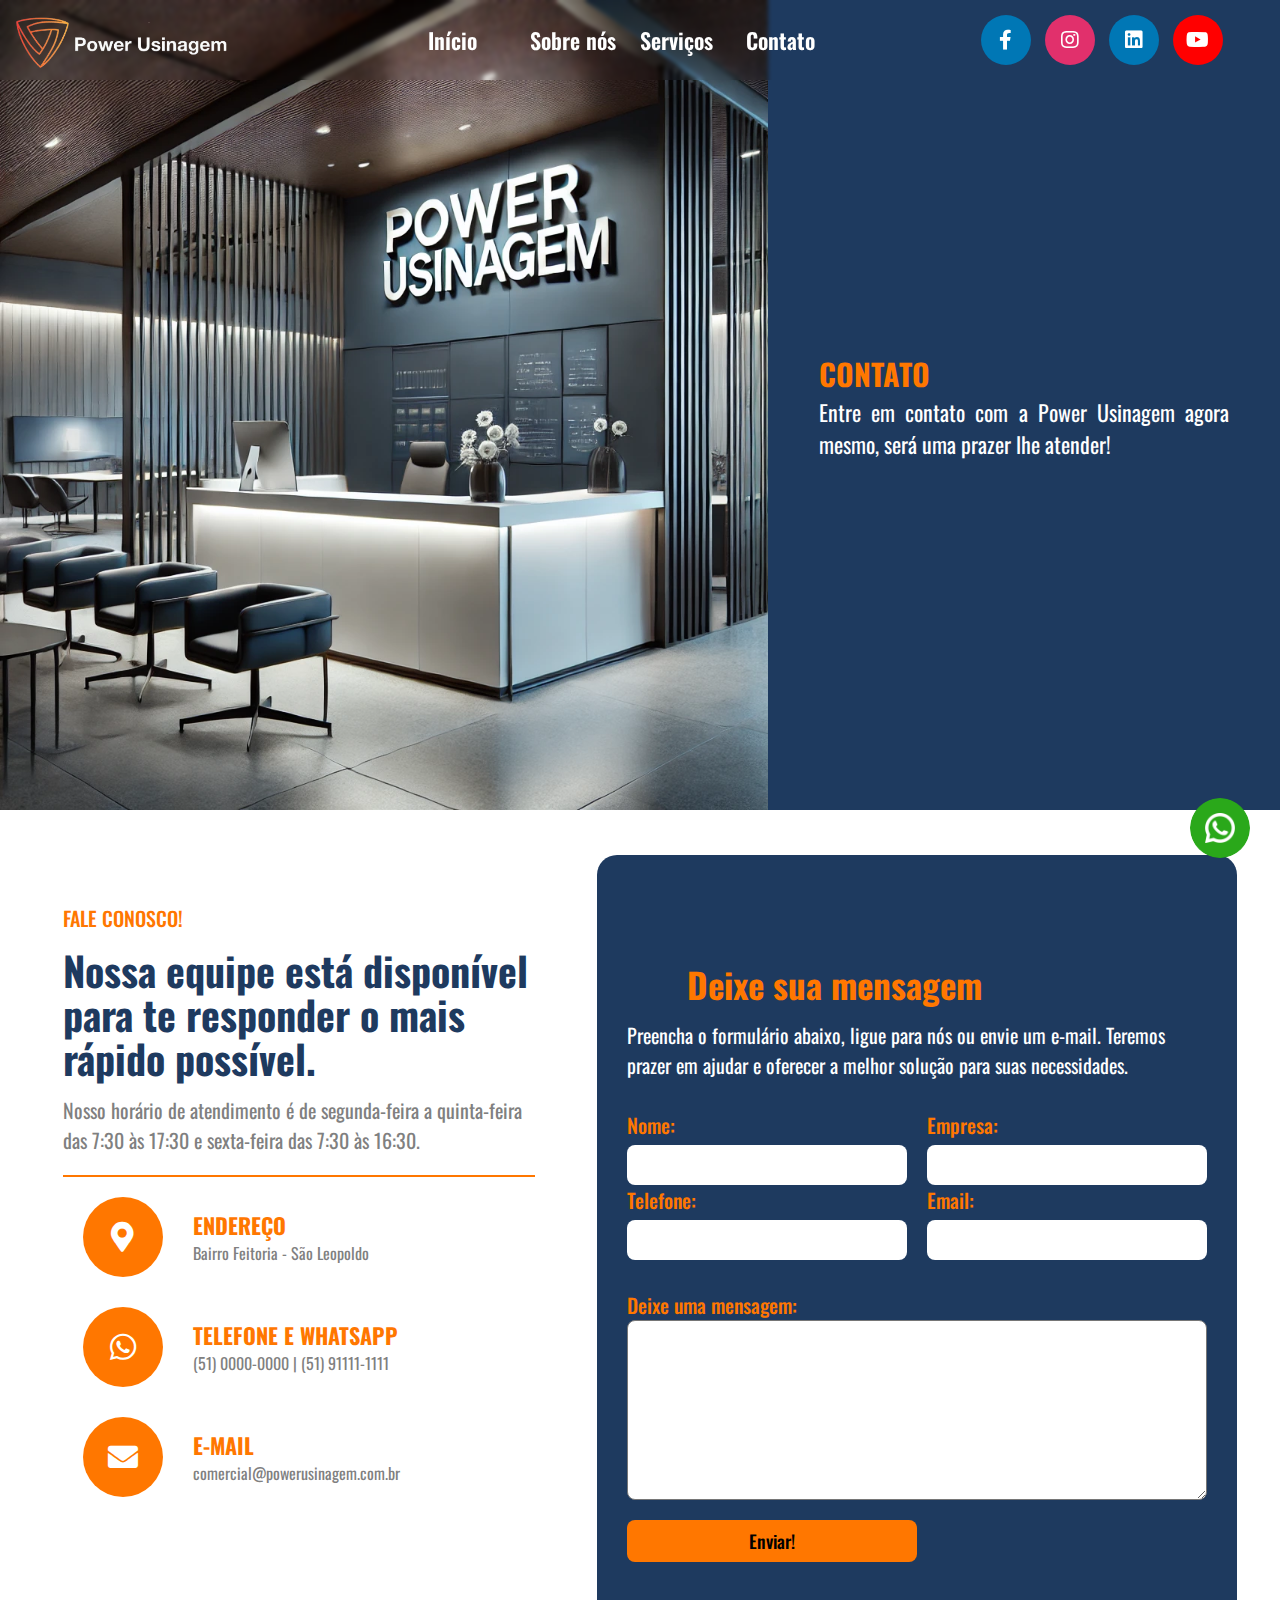
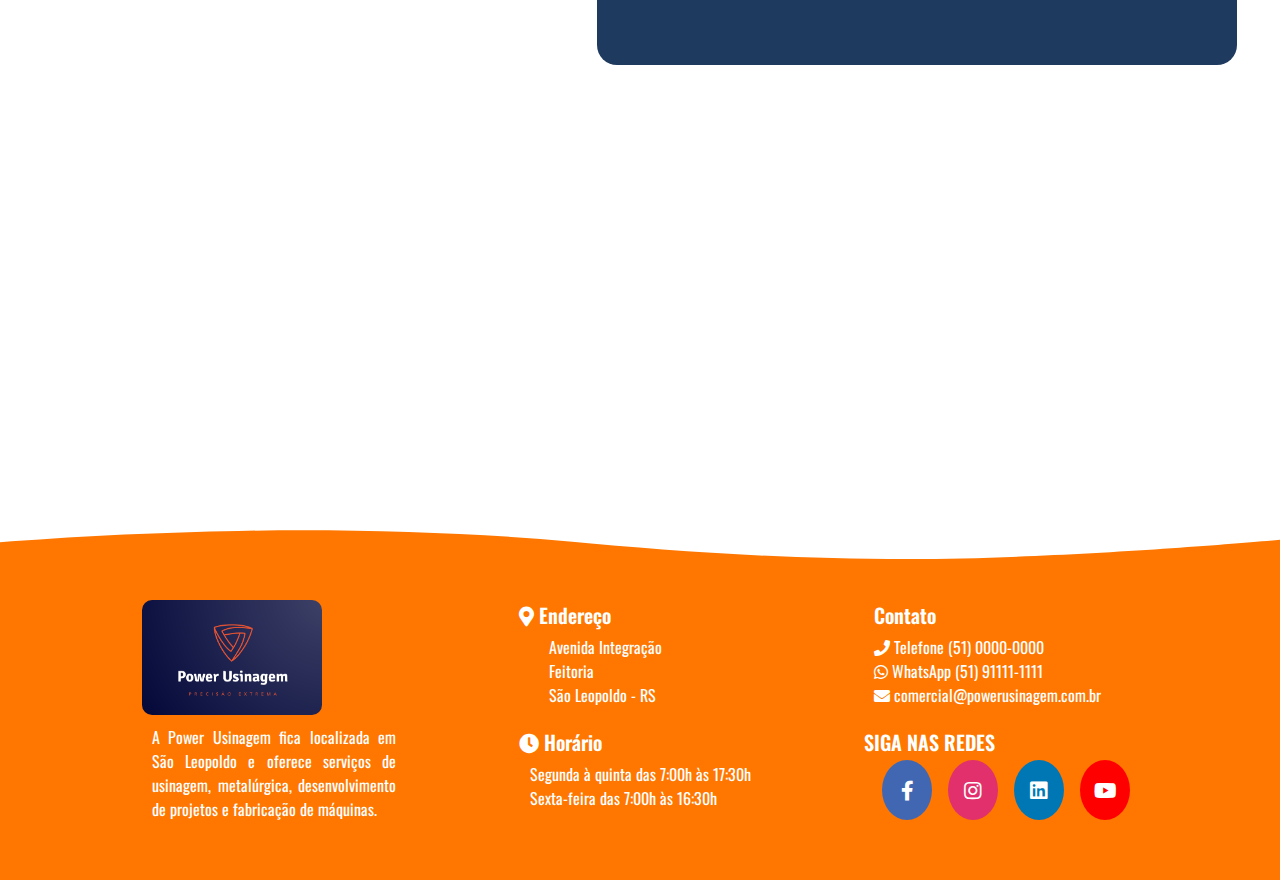
<file: contato.html>
<!DOCTYPE html>
<html lang="pt-BR">

<head>
    <meta charset="UTF-8">
    <meta name="viewport" content="width=device-width, initial-scale=1.0">
    <title>Power | Contato</title>

    <link rel="stylesheet" href="https://cdnjs.cloudflare.com/ajax/libs/font-awesome/5.15.2/css/all.min.css" />
    <link rel="website icon" type="png" href="./src/img/Captura_de_tela_2024-08-09_193405-removebg-preview.png" />

    <link rel="stylesheet" href="./src/css/contato.css">
</head>

<body>
    <header>
        <nav>
            <img src="./src/img/power-usinagem-remove.png" alt="logo" class="logo-power">
            <div class="topicos">
                <ul class="lista-topicos">
                    <a href="./index.html">
                        <li>Início</li>
                    </a>
                    <a href="./sobre-nos.html">
                        <li>Sobre nós</li>
                    </a>

                    <li class="drop-hover">Serviços
                        <div class="drop">
                            <a href="./servicos-usinagem.html">Usinagem</a>
                            <a href="./servicos-corte.html">Corte</a><br>
                            <a href="./servicos-soldagem.html">Solda</a><br>
                            <a href="./servicos-projetos.html">Projetos</a>
                        </div>
                    </li>

                    <a href="./contato.html">
                        <li>Contato</li>
                    </a>
                </ul>
            </div>

            <div class="nossas-redes">
                <a href="#" class="icon02">
                    <i class="fab fa-facebook-f v2"></i>
                </a>
                <a href="#" class="icon02">
                    <i class="fab fa-instagram v2"></i>
                </a>
                <a href="#" class="icon02">
                    <i class="fab fa-linkedin v2"></i>
                </a>
                <a href="#" class="icon02">
                    <i class="fab fa-youtube v2"></i>
                </a>
            </div>
        </nav>
        <nav class="navegacao-mobile">
            <div class="mobile-menu">
              <div class="line1"></div>
              <div class="line2"></div>
              <div class="line3"></div>
            </div>
            <ul class="nav-list">
              <li><a href="./index.html">Início</a></li>
              <li><a href="./sobre-nos.html">Sobre Nós</a></li>
              <li><a href="./servicos-usinagem.html" class="servicos-mobile">Serviços
                <hr/>
                <div class="option-mobile">
                    <a href="./servicos-usinagem.html">Usinagem</a> <br>
                    <a href="./servicos-corte.html">Corte</a><br>
                    <a href="./servicos-soldagem.html">Solda</a><br>
                    <a href="./servicos-projetos.html">Projetos</a>
                </div>
              </a></li>
              <li><a href="./contato.html">Contato</a></li>
            </ul>
        </nav>
    </header>

    <main>
        <section class="textoECapa">
            <img src="./src/img/recepcao-powerusinagem.webp" class="capa">
            <div class="TituloTexto">
                <div class="caixaDePalavras">
                    <h1 class="contatoP">Contato</h1>

                    <span class="textoDeAbertura">Entre em contato com a Power Usinagem agora mesmo, será uma prazer lhe
                        atender!</span>
                </div>
            </div>
        </section>

        <section class="faleConosco">
            <div class="informacaoExtra">
                <h3 class="fale">fale conosco!</h3>

                <h1 class="atendimento">Nossa equipe está disponível para te responder o mais rápido possível.
                    
                </h1>

                <p class="horario">Nosso horário de atendimento é de segunda-feira a quinta-feira das 7:30 às 17:30 e sexta-feira das 7:30 às 16:30.
                </p>
                <hr />

                <div class="adicionais">
                    <button class="icone"><i class="fas fa-map-marker-alt"></i></button>
                    <span class="paraFrases">
                        <h2 class="tituloGrande">Endereço</h2>
                        <p class="frasePequena">
                            Bairro Feitoria - São Leopoldo
                        </p>
                    </span>
                </div>
                <div class="adicionais">
                    <button class="icone"><i class="fab fa-whatsapp"></i></button>
                    <span class="paraFrases">
                        <h2 class="tituloGrande">Telefone e WhatsApp</h2>
                        <p class="frasePequena">
                            (51) 0000-0000 | (51) 91111-1111
                        </p>
                    </span>
                </div>
                <div class="adicionais">
                    <button class="icone"><i class="fas fa-envelope mr-2"></i></button>
                    <span class="paraFrases">
                        <h2 class="tituloGrande">E-mail</h2>
                        <p class="frasePequena">
                            comercial@powerusinagem.com.br
                        </p>
                    </span>
                </div>
            </div>

            <div class="formulario">
                <div class="form-container">
                    <form class="form-center" action="https://formspree.io/f/xyyqovwd" method="POST">
                        <h1 class="titulo">Deixe sua mensagem</h1>
                        <p class="breveDeclaracao">Preencha o formulário abaixo, ligue para nós ou envie um e-mail. Teremos prazer em ajudar e oferecer a melhor solução para suas necessidades.
                        </p>
                        <div class="emOrndem">
                            <label>
                                Nome:
                                <input class="you" type="text" name="name" pattern="[a-z]*">
                            </label>
                            <label>
                                Empresa:
                                <input class="empresa" type="text" name="name" pattern="[a-z]*">
                            </label>
                            <label>
                                Telefone:
                                <input class="numb" type="text" name="fone" pattern="[0-9]*">
                            </label>
                            <label>
                                Email:
                                <input type="email" name="email">
                            </label>
                        </div>
                        <label>
                            Deixe uma mensagem:
                            <textarea name="message"></textarea>
                        </label>
                        <button class="enviar" type="submit">
                            Enviar!
                        </button>
                    </form>
                </div>
            </div>
        </section>

        <section class="localizacao">
            <iframe
                src="https://www.google.com/maps/embed?pb=!1m18!1m12!1m3!1d27711.55871411686!2d-51.120601422148695!3d-29.750309554638683!2m3!1f0!2f0!3f0!3m2!1i1024!2i768!4f13.1!3m3!1m2!1s0x95196985d014f37d%3A0xe66067ef2abc53a1!2sFeitoria%2C%20S%C3%A3o%20Leopoldo%20-%20RS!5e0!3m2!1spt-BR!2sbr!4v1733275154840!5m2!1spt-BR!2sbr"
                style="border:0;" allowfullscreen="" loading="lazy"
                referrerpolicy="no-referrer-when-downgrade">
            </iframe>
        </section>

        <div class="whatsapp-container">
            <a href="https://wa.me/5511999999999" target="_blank" class="whatsapp-btn">
                <img src="./src/img/whatsapp-button.png" alt="WhatsApp">
            </a>
            <span class="whatsapp-tooltip">Olá, no que podemos ajudá-lo?</span>
        </div>


        <div class="button-topo">
            <button class="voltar-ao-topo" onclick="backTop()">
                <img src="./src/img/seta-para-cima01.png" alt="">
            </button>
        </div>
    </main>

    <footer>
        <svg class="footer-wave-svg" xmlns="http://www.w3.org/2000/svg" viewBox="0 0 1200 100"
        preserveAspectRatio="none">
        <path class="footer-wave-path"
            d="M851.8,100c125,0,288.3-45,348.2-64V0H0v44c3.7-1,7.3-1.9,11-2.9C80.7,22,151.7,10.8,223.5,6.3C276.7,2.9,330,4,383,9.8 c52.2,5.7,103.3,16.2,153.4,32.8C623.9,71.3,726.8,100,851.8,100z">
        </path>
    </svg>
    <div class="informacao-final">
        <div class="breve-introducao">
            <img src="./src/img/Captura de tela 2024-07-17 210220.png" class="mini-logo-foto">
            <span class="mini-texto">A Power Usinagem fica localizada em São Leopoldo e oferece serviços de
                usinagem, metalúrgica, desenvolvimento de projetos e fabricação de máquinas.</span>
        </div>
        <div class="espaco-tempo">
            <h3 class="endereco-top">
                <i class="fas fa-map-marker-alt"></i>
                Endereço
            </h3>
            <span class="local">
                Avenida Integração</br>
                Feitoria</br>
                São Leopoldo - RS
            </span>

            <h3 class="horario-top">
                <i class="fas fa-regular fa-clock"></i>
                Horário
            </h3>
            <span class="horario-top1">
                Segunda à quinta das 7:00h às 17:30h</br>
                Sexta-feira das 7:00h às 16:30h
            </span>
        </div>
        <div class="contato">
            <h3>Contato</h3>
            <span class="contatos">
                <i class="fas fa-phone"></i> Telefone (51) 0000-0000</br>
                <i class="fab fa-whatsapp"></i> WhatsApp (51) 91111-1111</br>
                <i class="fas fa-envelope mr-2"></i> comercial@powerusinagem.com.br
            </span>

            <!-- Fontawesome cdn link -->
            <figure class="redes-sociais">
                <h3 class="social">SIGA NAS REDES</h3>
                <div class="centralizado">
                    <a href="#" class="icon">
                        <i class="fab fa-facebook-f"></i>
                    </a>
                    <a href="#" class="icon">
                        <i class="fab fa-instagram"></i>
                    </a>
                    <a href="#" class="icon">
                        <i class="fab fa-linkedin"></i>
                    </a>
                    <a href="#" class="icon">
                        <i class="fab fa-youtube"></i>
                    </a>
                </div>
            </figure>
        </div>

    </div>
    </footer>
    <script src="./src/javascript/contato.js"></script>
</body>

</html>
</file>
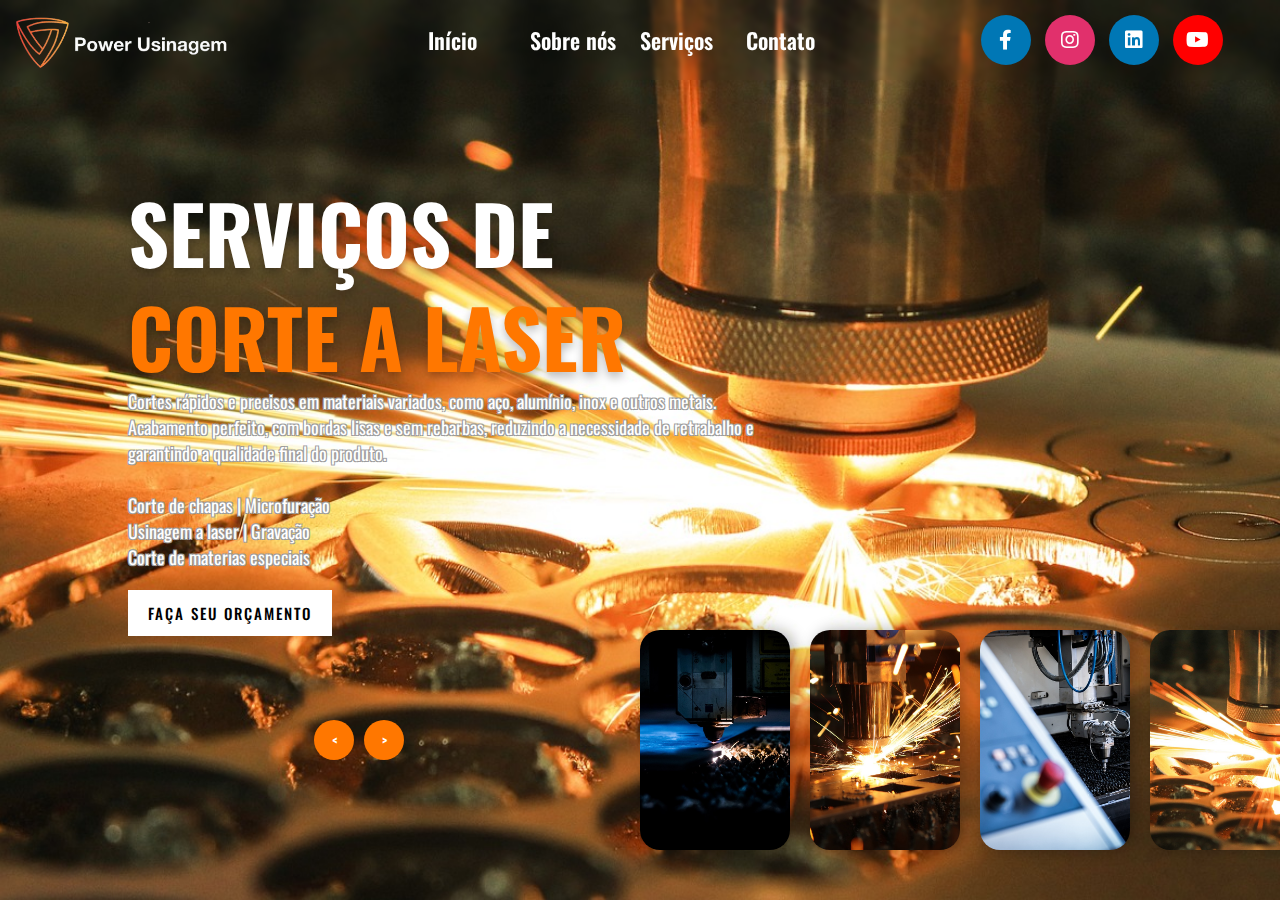
<file: servicos-corte.html>
<!DOCTYPE html>
<html lang="pt-BR">

<head>
   <meta charset="UTF-8">
   <meta name="viewport" content="width=device-width, initial-scale=1.0">
   <title>Power | Serviços</title>

   <link rel="stylesheet" href="./src/css/servico-corte.css">

   <!-- Fontawesome cdn link -->
   <link rel="stylesheet" href="https://cdnjs.cloudflare.com/ajax/libs/font-awesome/5.15.2/css/all.min.css" />
   <link rel="website icon" type="png" href="./src/img/Captura_de_tela_2024-08-09_193405-removebg-preview.png" />
</head>

<body>
   <header>
      <nav>
         <img src="./src/img/power-usinagem-remove.png" alt="logo" class="logo-power">
         <div class="topicos">
            <ul class="lista-topicos">
               <a href="./index.html">
                  <li>Início</li>
               </a>
               <a href="./sobre-nos.html">
                  <li>Sobre nós</li>
               </a>

               <li class="drop-hover">Serviços
                  <div class="drop">
                     <a href="./servicos-usinagem.html">Usinagem</a>
                     <a href="./servicos-corte.html">Corte</a><br>
                     <a href="./servicos-soldagem.html">Solda</a><br>
                     <a href="./servicos-projetos.html">Projetos</a>
                  </div>
               </li>

               <a href="./contato.html">
                  <li>Contato</li>
               </a>
            </ul>
         </div>

         <div class="nossas-redes">
            <a href="#" class="icon02">
               <i class="fab fa-facebook-f v2"></i>
            </a>
            <a href="#" class="icon02">
               <i class="fab fa-instagram v2"></i>
            </a>
            <a href="#" class="icon02">
               <i class="fab fa-linkedin v2"></i>
            </a>
            <a href="#" class="icon02">
               <i class="fab fa-youtube v2"></i>
            </a>
         </div>
      </nav>

      <nav class="navegacao-mobile">
         <div class="mobile-menu">
             <div class="line1"></div>
             <div class="line2"></div>
             <div class="line3"></div>
         </div>
         <ul class="nav-list">
             <li><a href="./index.html">Início</a></li>
             <li><a href="./sobre-nos.html">Sobre Nós</a></li>
             <li><a href="./servicos-usinagem.html" class="servicos-mobile">Serviços
                     <hr />
                     <div class="option-mobile">
                         <a href="./servicos-usinagem.html">Usinagem</a> <br>
                         <a href="./servicos-corte.html">Corte</a><br>
                         <a href="./servicos-soldagem.html">Solda</a><br>
                         <a href="./servicos-projetos.html">Projetos</a>
                     </div>

                 </a></li>
             <li><a href="./contato.html">Contato</a></li>
         </ul>
     </nav>
   </header>

   <main class="slider">

      <section class="list">
         <div class="item">
            <img src="./src/img/laser01.jpg" alt="máquina de corte a laser">

            <div class="content">
               <h1 class="title">SERVIÇOS DE</h1>
               <h1 class="type">CORTE A LASER</h1>
               <span class="description">Cortes rápidos e precisos em materiais variados, como aço, alumínio, inox e outros metais. Acabamento perfeito, com bordas lisas e sem rebarbas, reduzindo a necessidade de retrabalho e garantindo a qualidade final do produto. 
                  <br>
                  <br>
                  Corte de chapas  | Microfuração <br>
                  Usinagem a laser  | Gravação <br>
                  Corte de materias especiais

               </span>

               <div class="button">
                  <button>Faça seu orçamento</button>
               </div>
            </div>
         </div>

         <div class="item">
            <img src="./src/img/laser02.jpg" alt="máquina de corte a laser">

            <div class="content">
               <h1 class="title">SERVIÇOS DE</h1>
               <h1 class="type">CORTE A LASER</h1>
               <span class="description">Cortes rápidos e precisos em materiais variados, como aço, alumínio, inox e outros metais. Acabamento perfeito, com bordas lisas e sem rebarbas, reduzindo a necessidade de retrabalho e garantindo a qualidade final do produto. 
                  <br>
                  <br>
                  Corte de chapas  | Microfuração <br>
                  Usinagem a laser  | Gravação <br>
                  Corte de materias especiais

               </span>

               <div class="button">
                  <button>Faça seu orçamento</button>
               </div>
            </div>
         </div>

         <div class="item">
            <img src="./src/img/laser03.jpg" alt="máquina de corte a laser">

            <div class="content">
               <h1 class="title">SERVIÇOS DE</h1>
               <h1 class="type">CORTE A LASER</h1>
               <span class="description">Cortes rápidos e precisos em materiais variados, como aço, alumínio, inox e outros metais. Acabamento perfeito, com bordas lisas e sem rebarbas, reduzindo a necessidade de retrabalho e garantindo a qualidade final do produto. 
                  <br>
                  <br>
                  Corte de chapas  | Microfuração <br>
                  Usinagem a laser  | Gravação <br>
                  Corte de materias especiais

               </span>

               <div class="button">
                  <button>Faça seu orçamento</button>
               </div>
            </div>
         </div>

         <div class="item">
            <img src="./src/img/laser04.jpg" alt="máquina de corte a laser">

            <div class="content">
               <h1 class="title">SERVIÇOS DE</h1>
               <h1 class="type">CORTE A LASER</h1>
               <span class="description">Cortes rápidos e precisos em materiais variados, como aço, alumínio, inox e outros metais. Acabamento perfeito, com bordas lisas e sem rebarbas, reduzindo a necessidade de retrabalho e garantindo a qualidade final do produto. 
                  <br>
                  <br>
                  Corte de chapas  | Microfuração <br>
                  Usinagem a laser  | Gravação <br>
                  Corte de materias especiais

               </span>

               <div class="button">
                  <button>Faça seu orçamento</button>
               </div>
            </div>
         </div>
      </section>

      <section class="thumbnail">
         <div class="item">
            <img src="./src/img/laser01.jpg" alt="máquina de corte a laser">
         </div>
         <div class="item">
            <img src="./src/img/laser02.jpg" alt="máquina de corte a laser">
         </div>
         <div class="item">
            <img src="./src/img/laser03.jpg" alt="máquina de corte a laser">
         </div>
         <div class="item">
            <img src="./src/img/laser04.jpg" alt="máquina de corte a laser">
         </div>

      </section>

      <section class="nextPrevArrows">
         <button class="prev"><</button>
         <button class="next">></button>
      </section>

   </main>


   <script src="./src/javascript/todosServicos.js"></script>
</body>

</html>
</file>
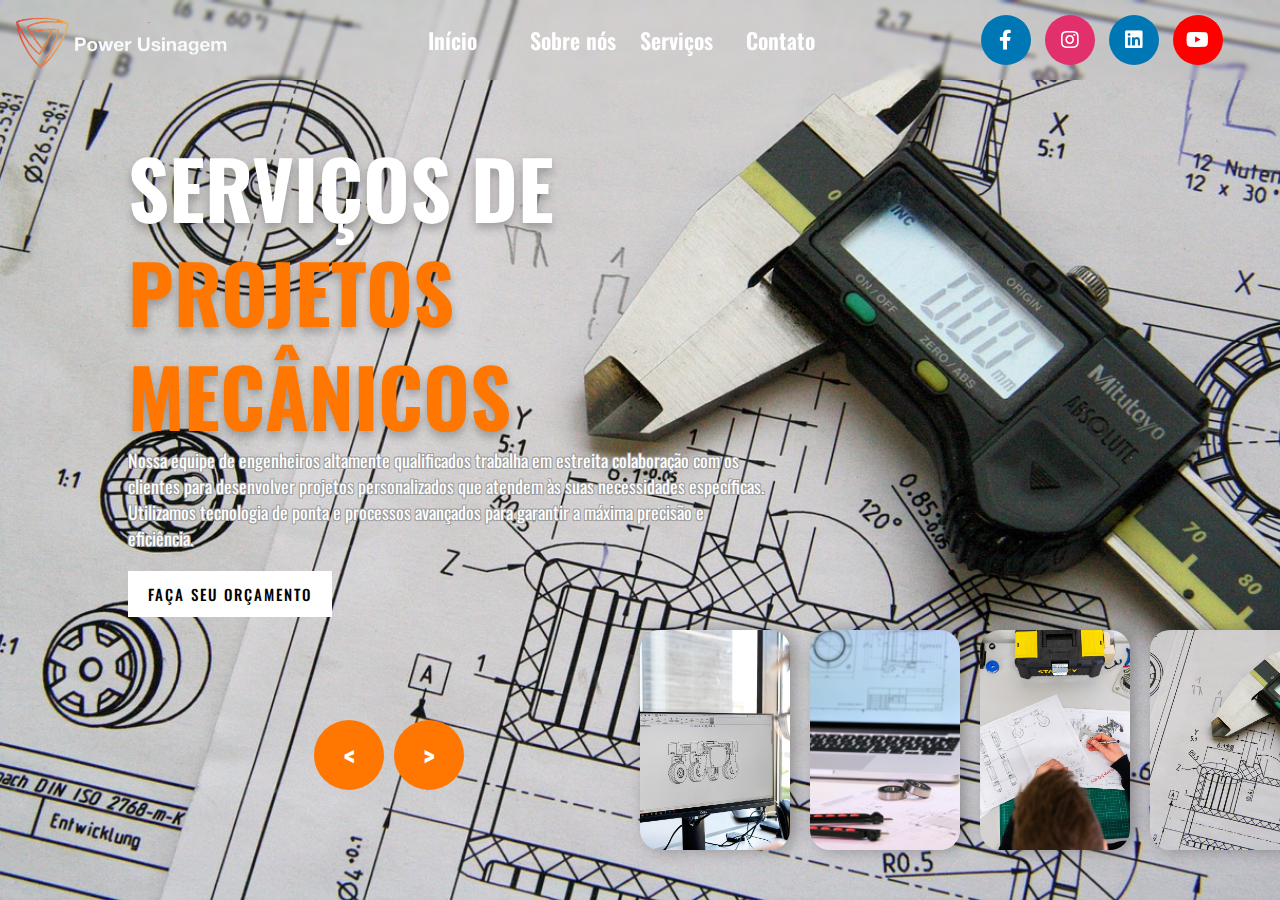
<file: servicos-projetos.html>
<!DOCTYPE html>
<html lang="pt-BR">

<head>
   <meta charset="UTF-8">
   <meta name="viewport" content="width=device-width, initial-scale=1.0">
   <title>Power | Serviços</title>

   <link rel="stylesheet" href="./src/css/servico-projetos.css">

   <!-- Fontawesome cdn link -->
   <link rel="stylesheet" href="https://cdnjs.cloudflare.com/ajax/libs/font-awesome/5.15.2/css/all.min.css" />
   <link rel="website icon" type="png" href="./src/img/Captura_de_tela_2024-08-09_193405-removebg-preview.png" />
</head>

<body>
   <header>
      <nav>
         <img src="./src/img/power-usinagem-remove.png" alt="logo" class="logo-power">
         <div class="topicos">
            <ul class="lista-topicos">
               <a href="./index.html">
                  <li>Início</li>
               </a>
               <a href="./sobre-nos.html">
                  <li>Sobre nós</li>
               </a>

               <li class="drop-hover">Serviços
                  <div class="drop">
                     <a href="./servicos-usinagem.html">Usinagem</a>
                     <a href="./servicos-corte.html">Corte</a><br>
                     <a href="./servicos-soldagem.html">Solda</a><br>
                     <a href="./servicos-projetos.html">Projetos</a>
                  </div>
               </li>

               <a href="./contato.html">
                  <li>Contato</li>
               </a>
            </ul>
         </div>

         <div class="nossas-redes">
            <a href="#" class="icon02">
               <i class="fab fa-facebook-f v2"></i>
            </a>
            <a href="#" class="icon02">
               <i class="fab fa-instagram v2"></i>
            </a>
            <a href="#" class="icon02">
               <i class="fab fa-linkedin v2"></i>
            </a>
            <a href="#" class="icon02">
               <i class="fab fa-youtube v2"></i>
            </a>
         </div>
      </nav>

      <nav class="navegacao-mobile">
         <div class="mobile-menu">
             <div class="line1"></div>
             <div class="line2"></div>
             <div class="line3"></div>
         </div>
         <ul class="nav-list">
             <li><a href="./index.html">Início</a></li>
             <li><a href="./sobre-nos.html">Sobre Nós</a></li>
             <li><a href="./servicos-usinagem.html" class="servicos-mobile">Serviços
                     <hr />
                     <div class="option-mobile">
                         <a href="./servicos-usinagem.html">Usinagem</a> <br>
                         <a href="./servicos-corte.html">Corte</a><br>
                         <a href="./servicos-soldagem.html">Solda</a><br>
                         <a href="./servicos-projetos.html">Projetos</a>
                     </div>

                 </a></li>
             <li><a href="./contato.html">Contato</a></li>
         </ul>
     </nav>
   </header>

   <main class="slider">

      <section class="list">
         <div class="item">
            <img src="./src/img/projetos-mecanicos01.jpg" alt="projeto mecânico">

            <div class="content">
               <h1 class="title">SERVIÇOS DE</h1>
               <h1 class="type">PROJETOS MECÂNICOS</h1>
               <span class="description">Nossa equipe de engenheiros altamente qualificados trabalha em estreita colaboração com os clientes para desenvolver projetos personalizados que atendem às suas necessidades específicas. Utilizamos tecnologia de ponta e processos avançados para garantir a máxima precisão e eficiência.</span>

               <div class="button">
                  <button>Faça seu orçamento</button>
               </div>
            </div>
         </div>

         <div class="item">
            <img src="./src/img/projetos-mecanicos02.jpg" alt="projeto mecânico">

            <div class="content">
               <h1 class="title">SERVIÇOS DE</h1>
               <h1 class="type">PROJETOS MECÂNICOS</h1>
               <span class="description">Nossa equipe de engenheiros altamente qualificados trabalha em estreita colaboração com os clientes para desenvolver projetos personalizados que atendem às suas necessidades específicas. Utilizamos tecnologia de ponta e processos avançados para garantir a máxima precisão e eficiência.</span>

               <div class="button">
                  <button>Faça seu orçamento</button>
               </div>
            </div>
         </div>

         <div class="item">
            <img src="./src/img/projetos-mecanicos03.jpg" alt="projeto mecânico">

            <div class="content">
               <h1 class="title">SERVIÇOS DE</h1>
               <h1 class="type">PROJETOS MECÂNICOS</h1>
               <span class="description">Nossa equipe de engenheiros altamente qualificados trabalha em estreita colaboração com os clientes para desenvolver projetos personalizados que atendem às suas necessidades específicas. Utilizamos tecnologia de ponta e processos avançados para garantir a máxima precisão e eficiência.</span>

               <div class="button">
                  <button>Faça seu orçamento</button>
               </div>
            </div>
         </div>

         <div class="item">
            <img src="./src/img/projetos-mecanicos04.jpg" alt="projeto mecânico">

            <div class="content">
               <h1 class="title">SERVIÇOS DE</h1>
               <h1 class="type">PROJETOS MECÂNICOS</h1>
               <span class="description">Nossa equipe de engenheiros altamente qualificados trabalha em estreita colaboração com os clientes para desenvolver projetos personalizados que atendem às suas necessidades específicas. Utilizamos tecnologia de ponta e processos avançados para garantir a máxima precisão e eficiência.</span>

               <div class="button">
                  <button>Faça seu orçamento</button>
               </div>
            </div>
         </div>
      </section>

      <section class="thumbnail">
         <div class="item">
            <img src="./src/img/projetos-mecanicos01.jpg" alt="projeto mecânico">
         </div>
         <div class="item">
            <img src="./src/img/projetos-mecanicos02.jpg" alt="projeto mecânico">
         </div>
         <div class="item">
            <img src="./src/img/projetos-mecanicos03.jpg" alt="projeto mecânico">
         </div>
         <div class="item">
            <img src="./src/img/projetos-mecanicos04.jpg" alt="projeto mecânico">
         </div>

      </section>

      <section class="nextPrevArrows">
         <button class="prev"><</button>
         <button class="next">></button>
      </section>

   </main>


   <script src="./src/javascript/todosServicos.js"></script>
</body>

</html>
</file>
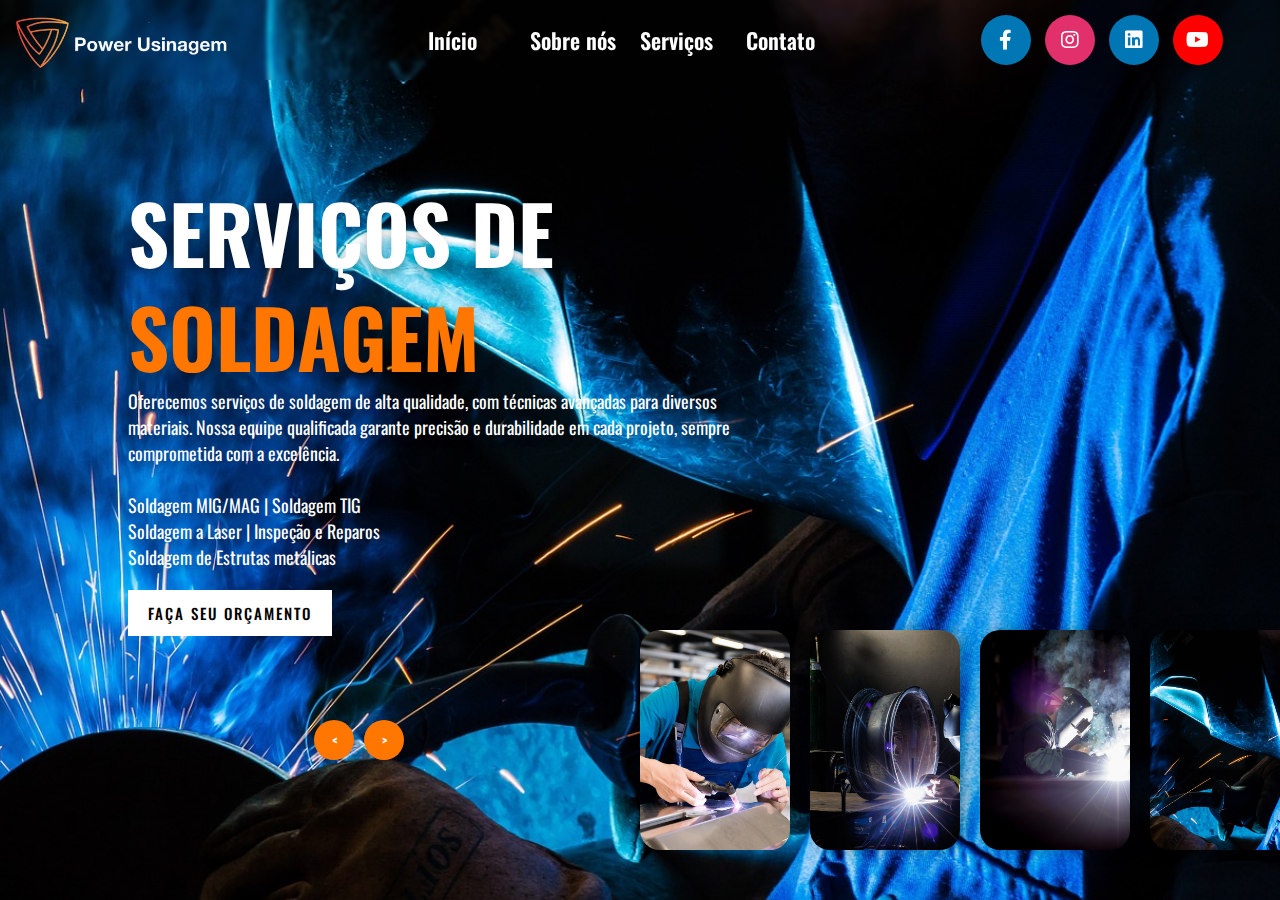
<file: servicos-soldagem.html>
<!DOCTYPE html>
<html lang="pt-BR">

<head>
    <meta charset="UTF-8">
    <meta name="viewport" content="width=device-width, initial-scale=1.0">
    <title>Power | Serviços</title>

    <link rel="stylesheet" href="./src/css/servico-solsagem.css">

    <!-- Fontawesome cdn link -->
    <link rel="stylesheet" href="https://cdnjs.cloudflare.com/ajax/libs/font-awesome/5.15.2/css/all.min.css" />
    <link rel="website icon" type="png" href="./src/img/Captura_de_tela_2024-08-09_193405-removebg-preview.png" />
</head>

<body>
    <header>
        <nav>
            <img src="./src/img/power-usinagem-remove.png" alt="logo" class="logo-power">
            <div class="topicos">
                <ul class="lista-topicos">
                    <a href="./index.html">
                        <li>Início</li>
                    </a>
                    <a href="./sobre-nos.html">
                        <li>Sobre nós</li>
                    </a>

                    <li class="drop-hover">Serviços
                        <div class="drop">
                            <a href="./servicos-usinagem.html">Usinagem</a>
                            <a href="./servicos-corte.html">Corte</a><br>
                            <a href="./servicos-soldagem.html">Solda</a><br>
                            <a href="./servicos-projetos.html">Projetos</a>
                        </div>
                    </li>

                    <a href="./contato.html">
                        <li>Contato</li>
                    </a>
                </ul>
            </div>

            <div class="nossas-redes">
                <a href="#" class="icon02">
                    <i class="fab fa-facebook-f v2"></i>
                </a>
                <a href="#" class="icon02">
                    <i class="fab fa-instagram v2"></i>
                </a>
                <a href="#" class="icon02">
                    <i class="fab fa-linkedin v2"></i>
                </a>
                <a href="#" class="icon02">
                    <i class="fab fa-youtube v2"></i>
                </a>
            </div>
        </nav>
        <nav class="navegacao-mobile">
            <div class="mobile-menu">
                <div class="line1"></div>
                <div class="line2"></div>
                <div class="line3"></div>
            </div>
            <ul class="nav-list">
                <li><a href="./index.html">Início</a></li>
                <li><a href="./sobre-nos.html">Sobre Nós</a></li>
                <li><a href="./servicos-usinagem.html" class="servicos-mobile">Serviços
                        <hr />
                        <div class="option-mobile">
                            <a href="./servicos-usinagem.html">Usinagem</a> <br>
                            <a href="./servicos-corte.html">Corte</a><br>
                            <a href="./servicos-soldagem.html">Solda</a><br>
                            <a href="./servicos-projetos.html">Projetos</a>
                        </div>

                    </a></li>
                <li><a href="./contato.html">Contato</a></li>
            </ul>
        </nav>
    </header>

    <main class="slider">

        <section class="list">
            <div class="item">
                <img src="./src/img/soldagem01.jpg" alt="homem soldando uma peça">

                <div class="content">
                    <h1 class="title">SERVIÇOS DE</h1>
                    <h1 class="type">SOLDAGEM</h1>
                    <span class="description">Oferecemos serviços de soldagem de alta qualidade, com técnicas avançadas
                        para diversos materiais. Nossa equipe qualificada garante precisão e durabilidade em cada
                        projeto, sempre comprometida com a excelência.
                        <br>
                        <br>
                        Soldagem MIG/MAG | Soldagem TIG <br>
                        Soldagem a Laser | Inspeção e Reparos <br>
                        Soldagem de Estrutas metálicas

                    </span>

                    <div class="button">
                        <button>Faça seu orçamento</button>
                    </div>
                </div>
            </div>

            <div class="item">
                <img src="./src/img/soldagem02.jpg" alt="homem soldando uma peça">

                <div class="content">
                    <h1 class="title">SERVIÇOS DE</h1>
                    <h1 class="type">SOLDAGEM</h1>
                    <span class="description">Oferecemos serviços de soldagem de alta qualidade, com técnicas avançadas
                        para diversos materiais. Nossa equipe qualificada garante precisão e durabilidade em cada
                        projeto, sempre comprometida com a excelência.
                        <br>
                        <br>
                        Soldagem MIG/MAG | Soldagem TIG <br>
                        Soldagem a Laser | Inspeção e Reparos <br>
                        Soldagem de Estrutas metálicas

                    </span>

                    <div class="button">
                        <button>Faça seu orçamento</button>
                    </div>
                </div>
            </div>

            <div class="item">
                <img src="./src/img/soldagem03.jpg" alt="homem soldando uma peça">

                <div class="content">
                    <h1 class="title">SERVIÇOS DE</h1>
                    <h1 class="type">SOLDAGEM</h1>
                    <span class="description">Oferecemos serviços de soldagem de alta qualidade, com técnicas avançadas
                        para diversos materiais. Nossa equipe qualificada garante precisão e durabilidade em cada
                        projeto, sempre comprometida com a excelência.
                        <br>
                        <br>
                        Soldagem MIG/MAG | Soldagem TIG <br>
                        Soldagem a Laser | Inspeção e Reparos <br>
                        Soldagem de Estrutas metálicas

                    </span>

                    <div class="button">
                        <button>Faça seu orçamento</button>
                    </div>
                </div>
            </div>

            <div class="item">
                <img src="./src/img/soldagem04.jpg" alt="homem soldando uma peça">

                <div class="content">
                    <h1 class="title">SERVIÇOS DE</h1>
                    <h1 class="type">SOLDAGEM</h1>
                    <span class="description">Oferecemos serviços de soldagem de alta qualidade, com técnicas avançadas
                        para diversos materiais. Nossa equipe qualificada garante precisão e durabilidade em cada
                        projeto, sempre comprometida com a excelência.
                        <br>
                        <br>
                        Soldagem MIG/MAG | Soldagem TIG <br>
                        Soldagem a Laser | Inspeção e Reparos <br>
                        Soldagem de Estrutas metálicas

                    </span>

                    <div class="button">
                        <button>Faça seu orçamento</button>
                    </div>
                </div>
            </div>


        </section>

        <section class="thumbnail">
            <div class="item">
                <img src="./src/img/soldagem01.jpg" alt="homem soldando uma peça">
            </div>
            <div class="item">
                <img src="./src/img/soldagem02.jpg" alt="homem soldando uma peça">
            </div>
            <div class="item">
                <img src="./src/img/soldagem03.jpg" alt="homem soldando uma peça">
            </div>
            <div class="item">
                <img src="./src/img/soldagem04.jpg" alt="homem soldando uma peça">
            </div>

        </section>

        <section class="nextPrevArrows">
            <button class="prev"><</button>
            <button class="next">></button>
        </section>

    </main>


    <script src="./src/javascript/todosServicos.js"></script>
</body>

</html>
</file>
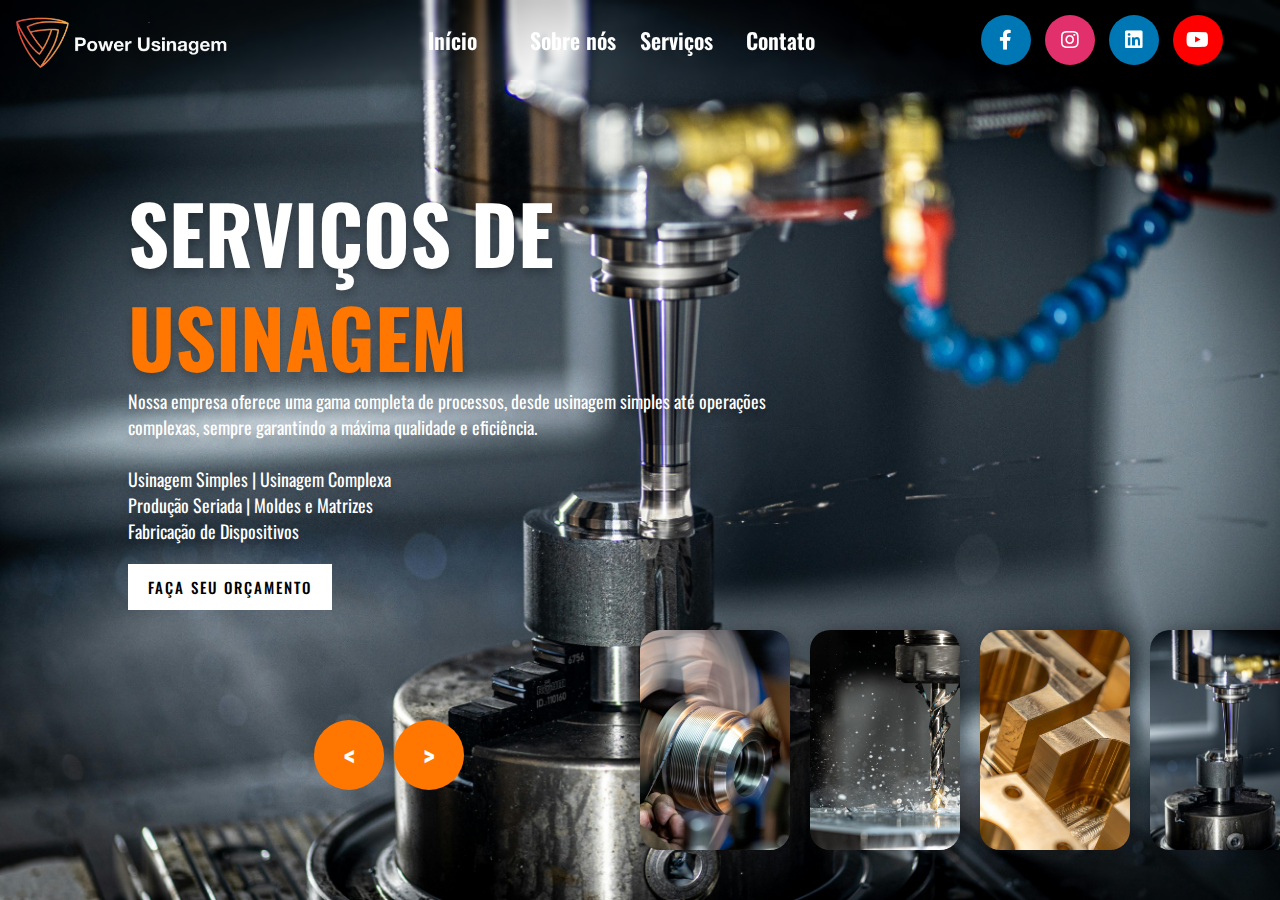
<file: servicos-usinagem.html>
<!DOCTYPE html>
<html lang="pt-BR">

<head>
   <meta charset="UTF-8">
   <meta name="viewport" content="width=device-width, initial-scale=1.0">
   <title>Power | Serviços</title>

   <link rel="stylesheet" href="./src/css/servico-usinagem.css">

   <!-- Fontawesome cdn link -->
   <link rel="stylesheet" href="https://cdnjs.cloudflare.com/ajax/libs/font-awesome/5.15.2/css/all.min.css" />
   <link rel="website icon" type="png" href="./src/img/Captura_de_tela_2024-08-09_193405-removebg-preview.png" />
</head>

<body>
   <header>
      <nav>
         <img src="./src/img/power-usinagem-remove.png" alt="logo" class="logo-power">
         <div class="topicos">
            <ul class="lista-topicos">
               <a href="./index.html">
                  <li>Início</li>
               </a>
               <a href="./sobre-nos.html">
                  <li>Sobre nós</li>
               </a>

               <li class="drop-hover">Serviços
                  <div class="drop">
                     <a href="./servicos-usinagem.html">Usinagem</a>
                     <a href="./servicos-corte.html">Corte</a><br>
                     <a href="./servicos-soldagem.html">Solda</a><br>
                     <a href="./servicos-projetos.html">Projetos</a>
                  </div>
               </li>

               <a href="./contato.html">
                  <li>Contato</li>
               </a>
            </ul>
         </div>

         <div class="nossas-redes">
            <a href="#" class="icon02">
               <i class="fab fa-facebook-f v2"></i>
            </a>
            <a href="#" class="icon02">
               <i class="fab fa-instagram v2"></i>
            </a>
            <a href="#" class="icon02">
               <i class="fab fa-linkedin v2"></i>
            </a>
            <a href="#" class="icon02">
               <i class="fab fa-youtube v2"></i>
            </a>
         </div>
      </nav>
      <nav class="navegacao-mobile">
         <div class="mobile-menu">
            <div class="line1"></div>
            <div class="line2"></div>
            <div class="line3"></div>
         </div>
         <ul class="nav-list">
            <li><a href="./index.html">Início</a></li>
            <li><a href="./sobre-nos.html">Sobre Nós</a></li>
            <li><a href="./servicos-usinagem.html" class="servicos-mobile">Serviços
               <hr />
                  <div class="option-mobile">
                     <a href="./servicos-usinagem.html">Usinagem</a> <br>
                     <a href="./servicos-corte.html">Corte</a><br>
                     <a href="./servicos-soldagem.html">Solda</a><br>
                     <a href="./servicos-projetos.html">Projetos</a>
                  </div>
               
            </a></li>
            <li><a href="./contato.html">Contato</a></li>
         </ul>
      </nav>
   </header>

   <main class="slider">

      <section class="list">
         <div class="item">
            <img src="./src/img/peça-sendo-usinada01.jpg" alt="centro de usinagem">

            <div class="content">
               <h1 class="title">SERVIÇOS DE</h1>
               <h1 class="type">USINAGEM</h1>
               <span class="description">Nossa empresa oferece uma gama completa de processos, desde usinagem simples
                  até operações complexas, sempre garantindo a máxima qualidade e eficiência.
                  <br>
                  <br>
                  <p>Usinagem Simples | Usinagem Complexa
                  </p>
                  <p>
                     Produção Seriada | Moldes e Matrizes
                  </p>
                  <p>
                     Fabricação de Dispositivos
                  </p>

               </span>

               <div class="button">
                  <button>Faça seu orçamento</button>
               </div>
            </div>
         </div>

         <div class="item">
            <img src="./src/img/peça-usinada01.jpg" alt="imgem do chão de fábrica">

            <div class="content">
               <h1 class="title">SERVIÇOS DE</h1>
               <h1 class="type">USINAGEM</h1>
               <span class="description">Nossa empresa oferece uma gama completa de processos, desde usinagem simples
                  até operações complexas, sempre garantindo a máxima qualidade e eficiência.
                  <br>
                  <br>
                  Usinagem Simples | Usinagem Complexa <br>
                  Produção Seriada | Moldes e Matrizes <br>
                  Fabricação de Dispositivos</span>

               <div class="button">
                  <button>Faça seu orçamento</button>
               </div>
            </div>
         </div>

         <div class="item">
            <img src="./src/img/peça-usinada03.jpg" alt="imgem do chão de fábrica">

            <div class="content">
               <h1 class="title">SERVIÇOS DE</h1>
               <h1 class="type">USINAGEM</h1>
               <span class="description">Nossa empresa oferece uma gama completa de processos, desde usinagem simples
                  até operações complexas, sempre garantindo a máxima qualidade e eficiência.
                  <br>
                  <br>
                  Usinagem Simples | Usinagem Complexa <br>
                  Produção Seriada | Moldes e Matrizes <br>
                  Fabricação de Dispositivos </span>

               <div class="button">
                  <button>Faça seu orçamento</button>
               </div>
            </div>
         </div>

         <div class="item">
            <img src="./src/img/peça-usinada02.jpg" alt="imgem do chão de fábrica">

            <div class="content">
               <h1 class="title">SERVIÇOS DE</h1>
               <h1 class="type">USINAGEM</h1>
               <span class="description">Nossa empresa oferece uma gama completa de processos, desde usinagem simples
                  até operações complexas, sempre garantindo a máxima qualidade e eficiência.
                  <br>
                  <br>
                  Usinagem Simples | Usinagem Complexa <br>
                  Produção Seriada | Moldes e Matrizes <br>
                  Fabricação de Dispositivos</span>

               <div class="button">
                  <button>Faça seu orçamento</button>
               </div>
            </div>
         </div>


      </section>

      <section class="thumbnail">
         <div class="item">
            <img src="./src/img/peça-sendo-usinada01.jpg" alt="centro de usinagem">
         </div>
         <div class="item">
            <img src="./src/img/peça-usinada01.jpg" alt="máquina de corte a laser">
         </div>
         <div class="item">
            <img src="./src/img/peça-usinada03.jpg" alt="homem soldando uma peça">
         </div>
         <div class="item">
            <img src="./src/img/peça-usinada02.jpg" alt="ferramentas em cima de um desemjo técnico mecânico">
         </div>

      </section>

      <section class="nextPrevArrows">
         <button class="prev"><</button>
         <button class="next">></button>
      </section>

   </main>


   <script src="./src/javascript/todosServicos.js"></script>
</body>

</html>
</file>
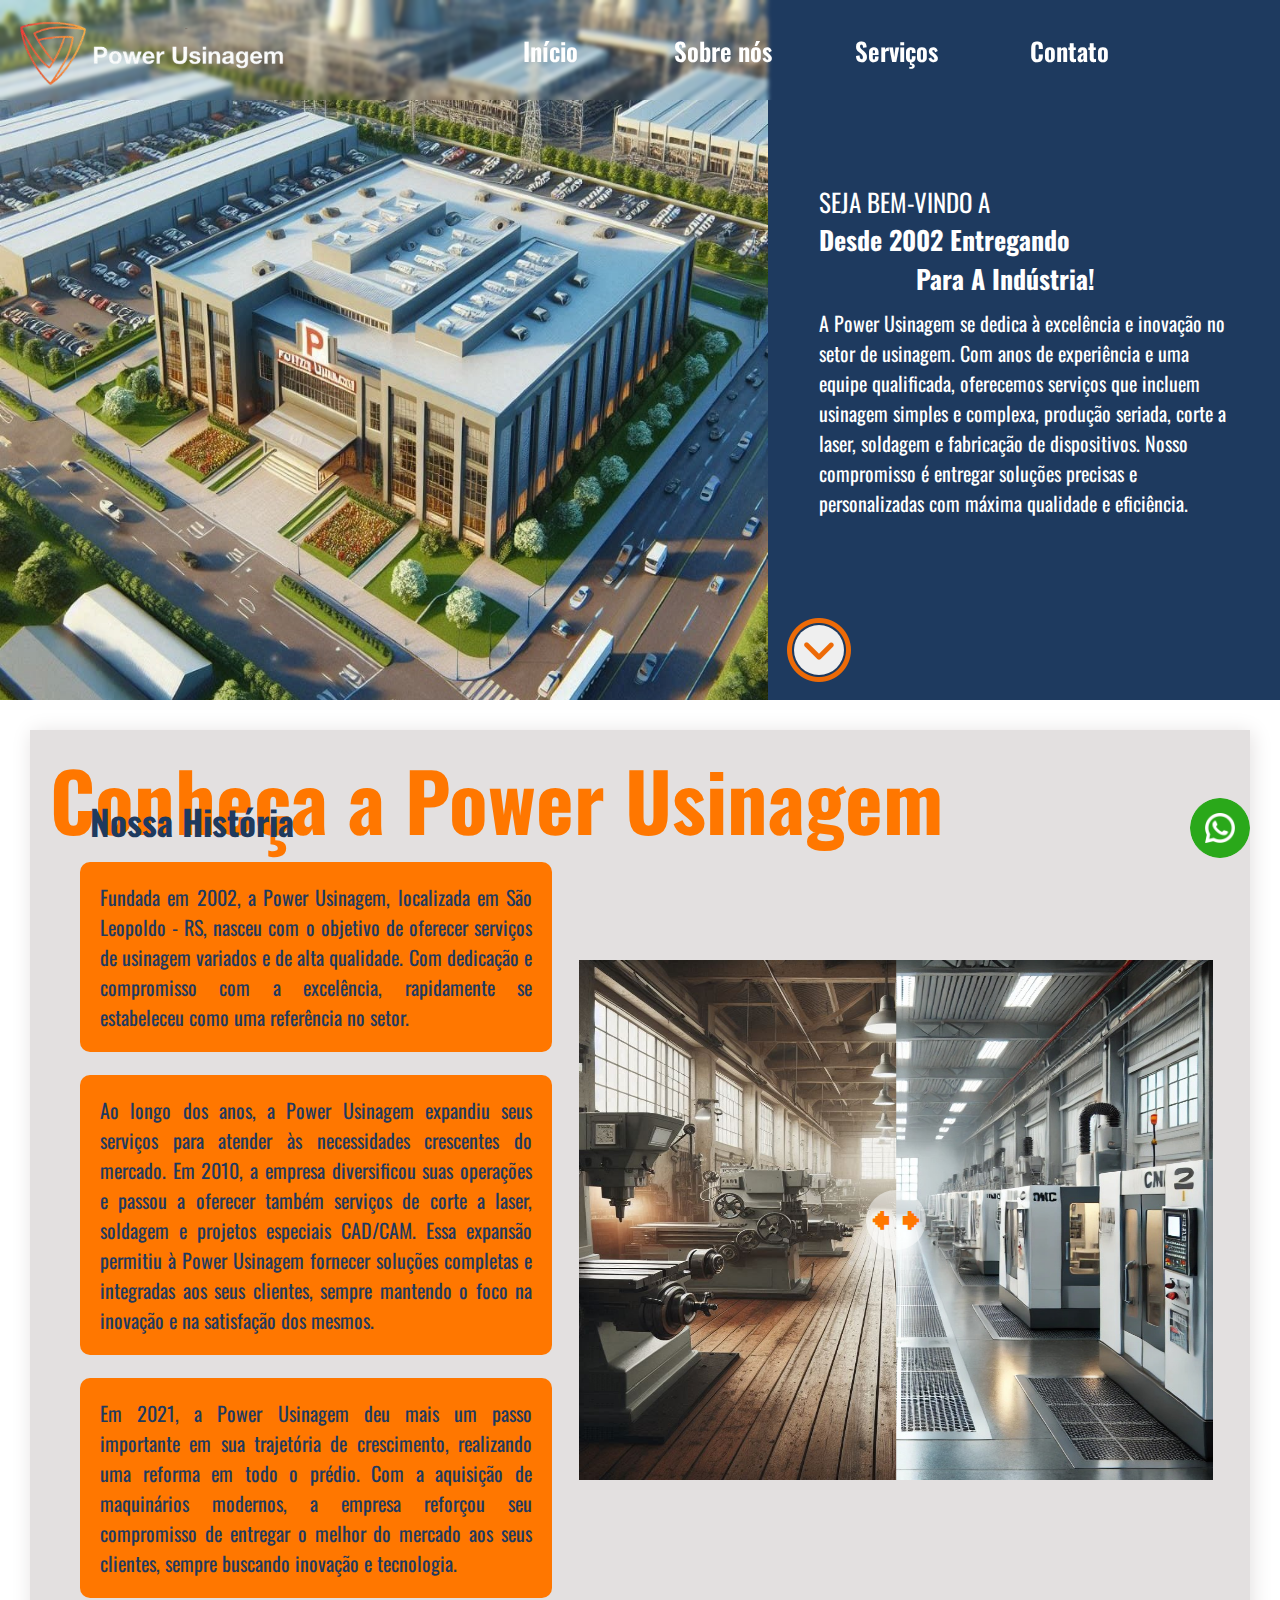
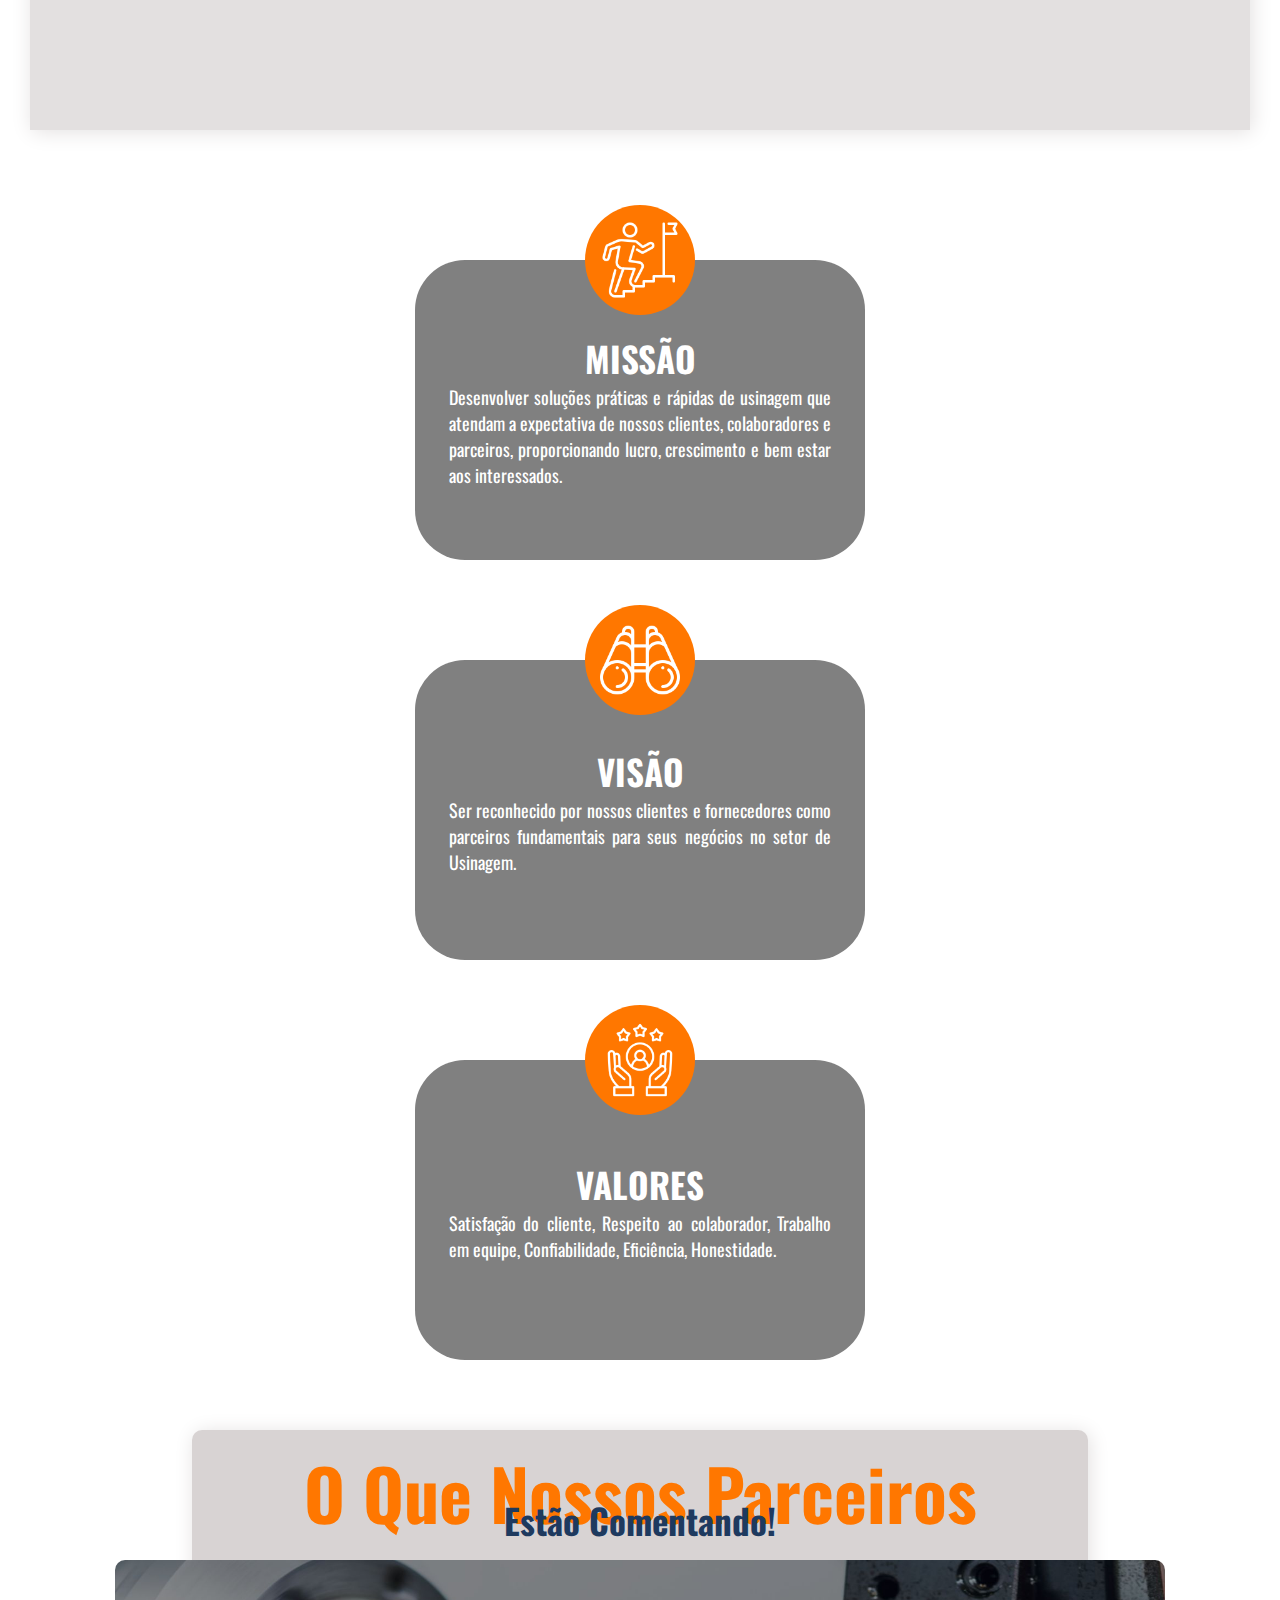
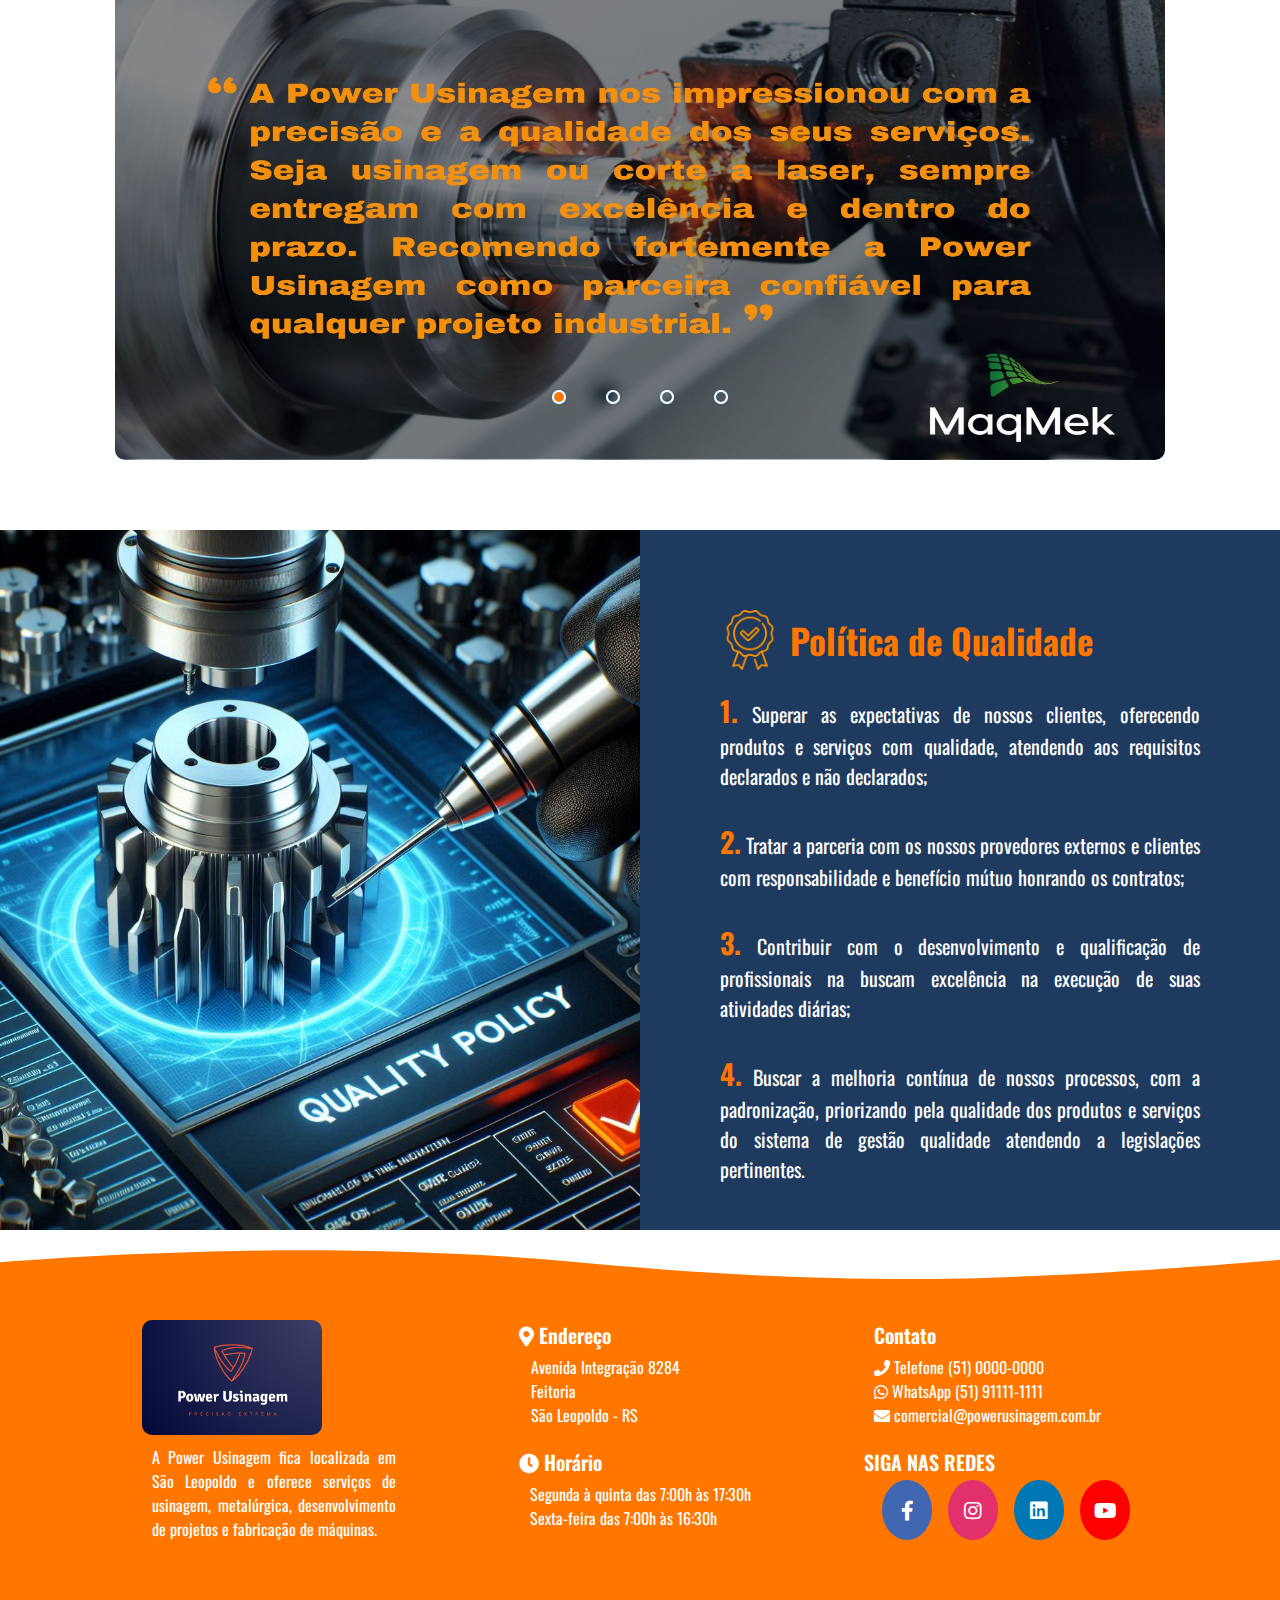
<file: sobre-nos.html>
<!DOCTYPE html>
<html lang="pt-BR">

<head>
    <meta charset="UTF-8">
    <meta name="viewport" content="width=device-width, initial-scale=1.0">
    <title>Power | Sobre nós</title>

    <link rel="stylesheet" href="./src/css/sobre-nos.css">

    <!-- Fontawesome cdn link -->
    <link rel="stylesheet" href="https://cdnjs.cloudflare.com/ajax/libs/font-awesome/5.15.2/css/all.min.css" />
    <link rel="website icon" type="png" href="./src/img/Captura_de_tela_2024-08-09_193405-removebg-preview.png" />
</head>

<body>
    <header>
        <nav>
            <img src="./src/img/power-usinagem-remove.png" alt="logo" class="logo-power">
            <div class="topicos">
                <ul class="lista-topicos">
                    <a href="./index.html">
                        <li>Início</li>
                    </a>
                    <a href="./sobre-nos.html">
                        <li>Sobre nós</li>
                    </a>

                    <li class="drop-hover">Serviços
                        <div class="drop">
                            <a href="./servicos-usinagem.html">Usinagem</a>
                            <a href="./servicos-corte.html">Corte</a><br>
                            <a href="./servicos-soldagem.html">Solda</a><br>
                            <a href="./servicos-projetos.html">Projetos</a>
                        </div>
                    </li>

                    <a href="./contato.html">
                        <li>Contato</li>
                    </a>
                </ul>
            </div>
            <button class="orcamento">Faça seu orçamento</button>
            <div class="nossas-redes">
                <a href="#" class="icon02">
                    <i class="fab fa-facebook-f v2"></i>
                </a>
                <a href="#" class="icon02">
                    <i class="fab fa-instagram v2"></i>
                </a>
                <a href="#" class="icon02">
                    <i class="fab fa-linkedin v2"></i>
                </a>
                <a href="#" class="icon02">
                    <i class="fab fa-youtube v2"></i>
                </a>
            </div>
        </nav>
        <nav class="navegacao-mobile">
            <div class="mobile-menu">
                <div class="line1"></div>
                <div class="line2"></div>
                <div class="line3"></div>
            </div>
            <ul class="nav-list">
                <li><a href="./index.html">Início</a></li>
                <li><a href="./sobre-nos.html">Sobre Nós</a></li>
                <li><a href="./servicos-usinagem.html" class="servicos-mobile">Serviços
                        <hr/>
                        <div class="option-mobile">
                            <a href="./servicos-usinagem.html">Usinagem</a><br>
                            <a href="./servicos-corte.html">Corte</a><br>
                            <a href="./servicos-soldagem.html">Solda</a><br>
                            <a href="./servicos-projetos.html">Projetos</a>
                        </div>
                    </a></li>
                <li><a href="./contato.html">Contato</a></li>
            </ul>
        </nav>
    </header>
    
    <main>

        <div class="whatsapp-container">
            <a href="https://wa.me/5511999999999" target="_blank" class="whatsapp-btn">
                <img src="./src/img/whatsapp-button.png" alt="WhatsApp">
            </a>
            <span class="whatsapp-tooltip">Olá, no que podemos ajudá-lo?</span>
        </div>

        <section class="adaptando">
            <img src="./src/img/empresa-predio.jpg" class="fotoReal">
            <div class="infeite">
                <div class="infinite-sec">
                    <p class="bem-vindo">SEJA BEM-VINDO A <span class="marcandoTitulo"
                            style="color: rgb(255, 119, 0);">POWER USINAGEM</span>
                    </p>
                    <h2 class="sub-text">Desde 2002 Entregando <span class="marcandoTitulo"
                            style="color: rgb(255, 119, 0);">O Melhor Do
                            Mercado</span> Para A Indústria!</h2>
                    <span class="introducao">A Power Usinagem se dedica à excelência e inovação no setor de usinagem.
                        Com anos de experiência e uma equipe qualificada, oferecemos serviços que incluem usinagem
                        simples e complexa, produção seriada, corte a laser, soldagem e fabricação de dispositivos.
                        Nosso compromisso é entregar soluções precisas e personalizadas com máxima qualidade e
                        eficiência.</span>
                </div>
                <button class="proximo">
                    <img src="./src/img/para-baixo-laranja.png" alt="apontando para baixo">
                </button>
            </div>
        </section>

        <section class="enquadrando">
            <div class="nossa-historia">
                <div class="sinopse1">
                    <h2 class="onde-tudo-comecou">Conheça a Power Usinagem</h2>
                    <p class="mini-logo">Nossa História</p>
                    <span class="contexto">Fundada em 2002, a Power Usinagem, localizada em São Leopoldo - RS, nasceu
                        com o objetivo de oferecer serviços de usinagem variados e de alta qualidade. Com dedicação e
                        compromisso com a excelência, rapidamente se estabeleceu como uma referência no setor.</span>
                    <br>
                    <span class="contexto sub">Ao longo dos anos, a Power Usinagem expandiu seus serviços para atender
                        às necessidades crescentes do mercado. Em 2010, a empresa diversificou suas operações e passou a
                        oferecer também serviços de corte a laser, soldagem e projetos especiais CAD/CAM. Essa expansão
                        permitiu à Power Usinagem fornecer soluções completas e integradas aos seus clientes, sempre
                        mantendo o foco na inovação e na satisfação dos mesmos.</span>
                    <br>
                    <span class="contexto sub adp">Em 2021, a Power Usinagem deu mais um passo importante em sua
                        trajetória
                        de crescimento, realizando uma reforma em todo o prédio. Com a aquisição de maquinários
                        modernos, a empresa reforçou seu compromisso de entregar o melhor do mercado aos seus clientes,
                        sempre buscando inovação e tecnologia.</span>
                </div>
                <div id="antes-depois">
                    <img src="./src/img/chao-de-fabrica-novo.jpg" alt="Imagem 1" class="imagem1">
                    <img src="./src/img/chao-de-fabrica-velho.jpeg" alt="Imagem 2" class="imagem2">
                    <div id="setas">
                        <span class="seta">&#129080;</span>
                        <span class="seta">&#129082;</span>
                    </div>
                </div>
            </div>
        </section>

        <section class="valores">
            <figure class="cards">
                <div class="icone">
                    <img src="./src/img/missao.png" alt="" class="simbolo">
                </div>
                <div class="descricao">
                    <h2 class="titulo">MISSÃO</h2>
                    <span class="texto">Desenvolver soluções práticas e rápidas de usinagem que atendam a expectativa de
                        nossos
                        clientes, colaboradores e parceiros, proporcionando lucro, crescimento e bem estar aos
                        interessados.
                    </span>
                </div>
            </figure>
            <figure class="cards avante">
                <div class="icone">
                    <img src="./src/img/visão.png" alt="" class="simbolo">
                </div>
                <div class="descricao">
                    <h2 class="titulo">VISÃO</h2>
                    <span class="texto">Ser reconhecido por nossos clientes e fornecedores como parceiros fundamentais
                        para seus negócios no setor de Usinagem.
                    </span>
                </div>
            </figure>
            <figure class="cards avante">
                <div class="icone">
                    <img src="./src/img/valores.png" alt="" class="simbolo">
                </div>
                <div class="descricao">
                    <h2 class="titulo">VALORES</h2>
                    <span class="texto">Satisfação do cliente, Respeito ao colaborador, Trabalho em equipe,
                        Confiabilidade, Eficiência, Honestidade.
                    </span>
                </div>
            </figure>
        </section>

        <section class="oq-nossos-clientes-dizem">
            <div class="titulos-Mai-Min">
                <h2 class="titulo-grande">O Que Nossos Parceiros</h2>
                <p class="mini-texto">Estão Comentando!</p>
            </div>
            <div class="caixa-de-depoimentos">
                <div class="slides">
                    <!-- Radio Buttons -->
                    <input type="radio" name="radio-btn" id="radio1">
                    <input type="radio" name="radio-btn" id="radio2">
                    <input type="radio" name="radio-btn" id="radio3">
                    <input type="radio" name="radio-btn" id="radio4">
                    <!-- Fim Radio Buttons -->

                    <!-- Slide Images -->
                    <div class="slide first">
                        <img src="./src/img/depoimento-maqmak.jpg" alt="usinagem" class="imagem-alfa">
                    </div>
                    <div class="slide">
                        <img src="./src/img/depoimento-funditruck.jpg" alt="solda" class="imagem-alfa">
                    </div>
                    <div class="slide">
                        <img src="./src/img/depoimento-projatech.jpg" alt="card-usinagem" class="imagem-alfa">
                    </div>
                    <div class="slide">
                        <img src="./src/img/depoimento-voltak.jpg" alt="projetos" class="imagem-alfa">
                    </div>
                    <!-- Slide Images -->

                    <!-- Naviagtion auto -->
                    <div class="navigation-auto">
                        <div class="auto-btn1"></div>
                        <div class="auto-btn2"></div>
                        <div class="auto-btn3"></div>
                        <div class="auto-btn4"></div>
                    </div>
                </div>

                <div class="manual-navigation">
                    <label for="radio1" class="manual-btn"></label>
                    <label for="radio2" class="manual-btn"></label>
                    <label for="radio3" class="manual-btn"></label>
                    <label for="radio4" class="manual-btn"></label>
                </div>
            </div>
        </section>

        <section class="politica-de-qualidade">
            <img src="./src/img/Política de qualidade.png" alt="Política de qualidade" class="aprovado">
            <div class="caixa-de-entrada">
                <div class="tituloDetalhes">
                    <img src="./src/img/medalha.png" alt="medelha" class="medalha">
                    <h2 class="polita01">Política de Qualidade</h2>
                </div>
                <span class="breve-texto">
                    <number>1.</number> Superar as expectativas de nossos clientes, oferecendo produtos e serviços com
                    qualidade, atendendo aos requisitos declarados e não declarados;<br>
                    <br>
                    <number>2.</number> Tratar a parceria com os nossos provedores externos e clientes com
                    responsabilidade e benefício mútuo honrando os contratos;<br>
                    <br>
                    <number>3.</number> Contribuir com o desenvolvimento e qualificação de profissionais na buscam
                    excelência na execução de suas atividades diárias;<br>
                    <br>
                    <number>4.</number> Buscar a melhoria contínua de nossos processos, com a padronização, priorizando
                    pela qualidade dos produtos e serviços do sistema de gestão qualidade atendendo a legislações
                    pertinentes.
                </span>
            </div>
        </section>

        <div class="button-topo">
            <button class="voltar-ao-topo" onclick="backTop()">
                <img src="./src/img/seta-para-cima01.png" alt="">
            </button>
        </div>

    </main>

    <footer class="footer">
        <svg class="footer-wave-svg" xmlns="http://www.w3.org/2000/svg" viewBox="0 0 1200 100"
            preserveAspectRatio="none">
            <path class="footer-wave-path"
                d="M851.8,100c125,0,288.3-45,348.2-64V0H0v44c3.7-1,7.3-1.9,11-2.9C80.7,22,151.7,10.8,223.5,6.3C276.7,2.9,330,4,383,9.8 c52.2,5.7,103.3,16.2,153.4,32.8C623.9,71.3,726.8,100,851.8,100z">
            </path>
        </svg>
        <div class="informacao-final">
            <div class="breve-introducao">
                <img src="./src/img/Captura de tela 2024-07-17 210220.png" class="mini-logo-foto">
                <span class="mini-texto02">A Power Usinagem fica localizada em São Leopoldo e oferece serviços de
                    usinagem, metalúrgica, desenvolvimento de projetos e fabricação de máquinas.</span>
            </div>
            <div class="espaco-tempo">
                <h3 class="endereco-top">
                    <i class="fas fa-map-marker-alt"></i>
                    Endereço
                </h3>
                <span class="local02">
                    Avenida Integração 8284</br>
                    Feitoria</br>
                    São Leopoldo - RS
                </span>

                <h3 class="horario-top">
                    <i class="fas fa-regular fa-clock"></i>
                    Horário
                </h3>
                <span class="horario">
                    Segunda à quinta das 7:00h às 17:30h</br>
                    Sexta-feira das 7:00h às 16:30h
                </span>
            </div>
            <div class="contato">
                <h3>Contato</h3>
                <span class="contatos">
                    <i class="fas fa-phone"></i> Telefone (51) 0000-0000</br>
                    <i class="fab fa-whatsapp"></i> WhatsApp (51) 91111-1111</br>
                    <i class="fas fa-envelope mr-2"></i> comercial@powerusinagem.com.br
                </span>

                <!-- Fontawesome cdn link -->
                <figure class="redes-sociais">
                    <h3 class="social">SIGA NAS REDES</h3>
                    <div class="centralizado">
                        <a href="#" class="icon">
                            <i class="fab fa-facebook-f"></i>
                        </a>
                        <a href="#" class="icon">
                            <i class="fab fa-instagram"></i>
                        </a>
                        <a href="#" class="icon">
                            <i class="fab fa-linkedin"></i>
                        </a>
                        <a href="#" class="icon">
                            <i class="fab fa-youtube"></i>
                        </a>
                    </div>
                </figure>
            </div>
        </div>
    </footer>

    <script src="./src/javascript/sobre-nos.js"></script>
</body>

</html>
</file>
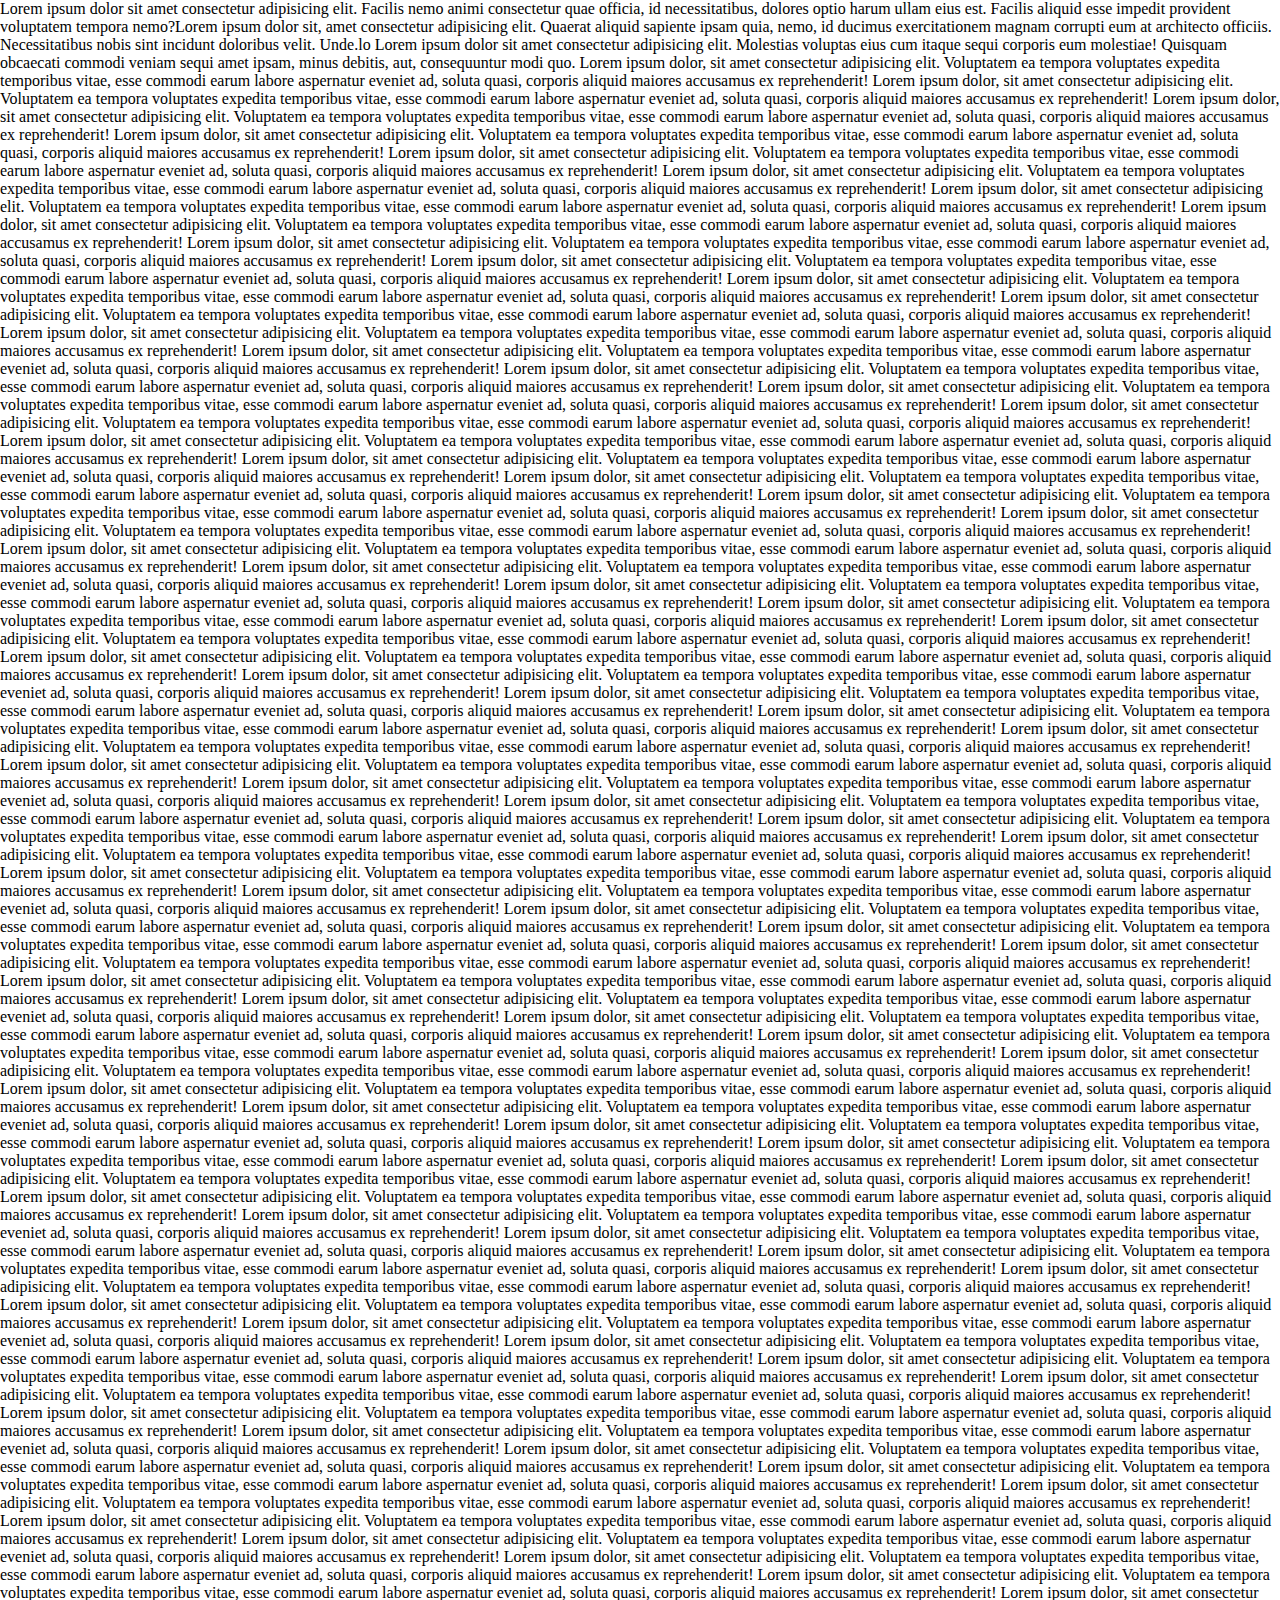
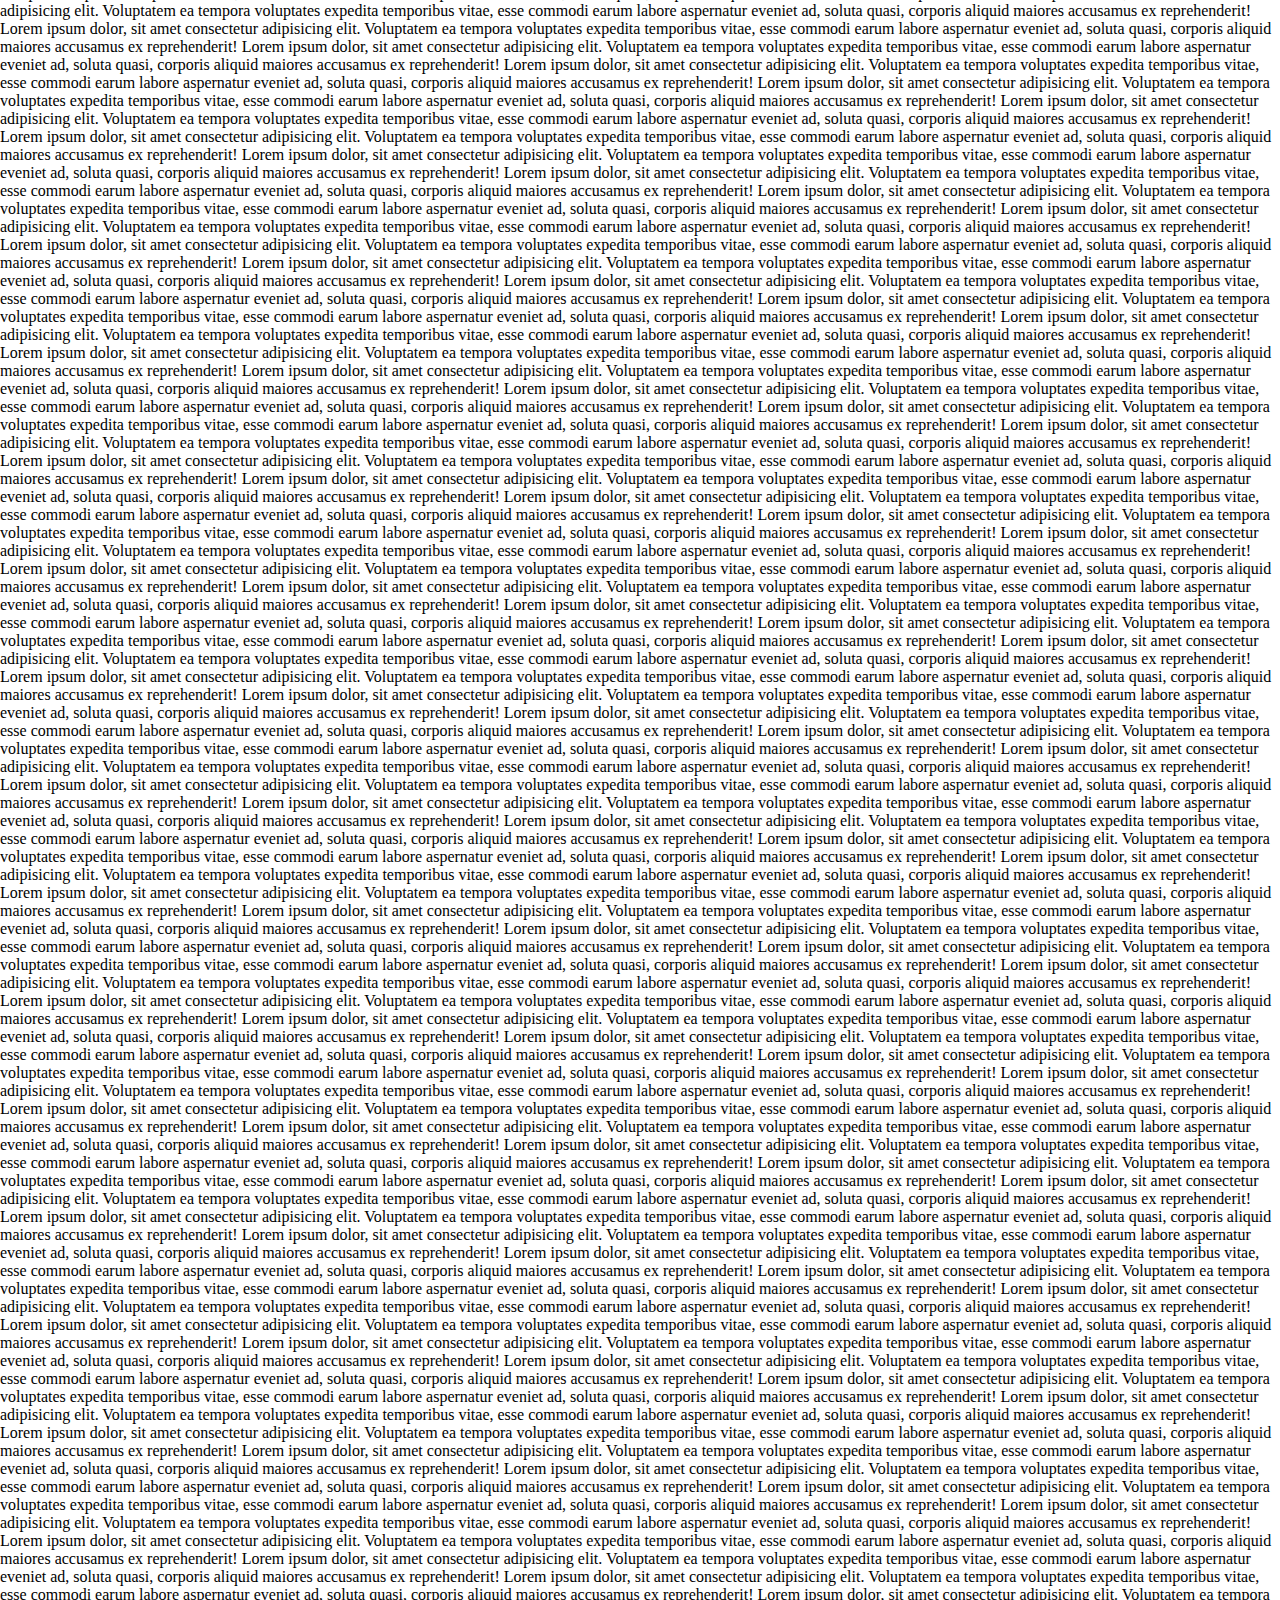
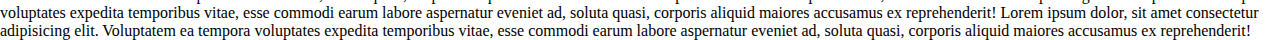
<file: test.html>
<!DOCTYPE html>
<html lang="pt-br">

<head>
   <meta charset="UTF-8">
   <title>Serviços Teste</title>
   <link rel="stylesheet" href="./test.css">

</head>

<body>
   <article>
      <button class="scrollTop" onclick="backTop()">
         <img src="./src/img/whats-mini.jpg"  alt="">
      </button>
      Lorem ipsum dolor sit amet consectetur adipisicing elit. Facilis nemo animi consectetur quae officia, id necessitatibus, dolores optio harum ullam eius est. Facilis aliquid esse impedit provident voluptatem tempora nemo?Lorem ipsum dolor sit, amet consectetur adipisicing elit. Quaerat aliquid sapiente ipsam quia, nemo, id ducimus exercitationem magnam corrupti eum at architecto officiis. Necessitatibus nobis sint incidunt doloribus velit. Unde.lo
      Lorem ipsum dolor sit amet consectetur adipisicing elit. Molestias voluptas eius cum itaque sequi corporis eum molestiae! Quisquam obcaecati commodi veniam sequi amet ipsam, minus debitis, aut, consequuntur modi quo.
      Lorem ipsum dolor, sit amet consectetur adipisicing elit. Voluptatem ea tempora voluptates expedita temporibus vitae, esse commodi earum labore aspernatur eveniet ad, soluta quasi, corporis aliquid maiores accusamus ex reprehenderit!
      Lorem ipsum dolor, sit amet consectetur adipisicing elit. Voluptatem ea tempora voluptates expedita temporibus vitae, esse commodi earum labore aspernatur eveniet ad, soluta quasi, corporis aliquid maiores accusamus ex reprehenderit!
      Lorem ipsum dolor, sit amet consectetur adipisicing elit. Voluptatem ea tempora voluptates expedita temporibus vitae, esse commodi earum labore aspernatur eveniet ad, soluta quasi, corporis aliquid maiores accusamus ex reprehenderit!
      Lorem ipsum dolor, sit amet consectetur adipisicing elit. Voluptatem ea tempora voluptates expedita temporibus vitae, esse commodi earum labore aspernatur eveniet ad, soluta quasi, corporis aliquid maiores accusamus ex reprehenderit!
      Lorem ipsum dolor, sit amet consectetur adipisicing elit. Voluptatem ea tempora voluptates expedita temporibus vitae, esse commodi earum labore aspernatur eveniet ad, soluta quasi, corporis aliquid maiores accusamus ex reprehenderit!
      Lorem ipsum dolor, sit amet consectetur adipisicing elit. Voluptatem ea tempora voluptates expedita temporibus vitae, esse commodi earum labore aspernatur eveniet ad, soluta quasi, corporis aliquid maiores accusamus ex reprehenderit!
      Lorem ipsum dolor, sit amet consectetur adipisicing elit. Voluptatem ea tempora voluptates expedita temporibus vitae, esse commodi earum labore aspernatur eveniet ad, soluta quasi, corporis aliquid maiores accusamus ex reprehenderit!
      Lorem ipsum dolor, sit amet consectetur adipisicing elit. Voluptatem ea tempora voluptates expedita temporibus vitae, esse commodi earum labore aspernatur eveniet ad, soluta quasi, corporis aliquid maiores accusamus ex reprehenderit!
      Lorem ipsum dolor, sit amet consectetur adipisicing elit. Voluptatem ea tempora voluptates expedita temporibus vitae, esse commodi earum labore aspernatur eveniet ad, soluta quasi, corporis aliquid maiores accusamus ex reprehenderit!
      Lorem ipsum dolor, sit amet consectetur adipisicing elit. Voluptatem ea tempora voluptates expedita temporibus vitae, esse commodi earum labore aspernatur eveniet ad, soluta quasi, corporis aliquid maiores accusamus ex reprehenderit!
      Lorem ipsum dolor, sit amet consectetur adipisicing elit. Voluptatem ea tempora voluptates expedita temporibus vitae, esse commodi earum labore aspernatur eveniet ad, soluta quasi, corporis aliquid maiores accusamus ex reprehenderit!
      Lorem ipsum dolor, sit amet consectetur adipisicing elit. Voluptatem ea tempora voluptates expedita temporibus vitae, esse commodi earum labore aspernatur eveniet ad, soluta quasi, corporis aliquid maiores accusamus ex reprehenderit!
      Lorem ipsum dolor, sit amet consectetur adipisicing elit. Voluptatem ea tempora voluptates expedita temporibus vitae, esse commodi earum labore aspernatur eveniet ad, soluta quasi, corporis aliquid maiores accusamus ex reprehenderit!
      Lorem ipsum dolor, sit amet consectetur adipisicing elit. Voluptatem ea tempora voluptates expedita temporibus vitae, esse commodi earum labore aspernatur eveniet ad, soluta quasi, corporis aliquid maiores accusamus ex reprehenderit!
      Lorem ipsum dolor, sit amet consectetur adipisicing elit. Voluptatem ea tempora voluptates expedita temporibus vitae, esse commodi earum labore aspernatur eveniet ad, soluta quasi, corporis aliquid maiores accusamus ex reprehenderit!
      Lorem ipsum dolor, sit amet consectetur adipisicing elit. Voluptatem ea tempora voluptates expedita temporibus vitae, esse commodi earum labore aspernatur eveniet ad, soluta quasi, corporis aliquid maiores accusamus ex reprehenderit!
      Lorem ipsum dolor, sit amet consectetur adipisicing elit. Voluptatem ea tempora voluptates expedita temporibus vitae, esse commodi earum labore aspernatur eveniet ad, soluta quasi, corporis aliquid maiores accusamus ex reprehenderit!
      Lorem ipsum dolor, sit amet consectetur adipisicing elit. Voluptatem ea tempora voluptates expedita temporibus vitae, esse commodi earum labore aspernatur eveniet ad, soluta quasi, corporis aliquid maiores accusamus ex reprehenderit!
      Lorem ipsum dolor, sit amet consectetur adipisicing elit. Voluptatem ea tempora voluptates expedita temporibus vitae, esse commodi earum labore aspernatur eveniet ad, soluta quasi, corporis aliquid maiores accusamus ex reprehenderit!
      Lorem ipsum dolor, sit amet consectetur adipisicing elit. Voluptatem ea tempora voluptates expedita temporibus vitae, esse commodi earum labore aspernatur eveniet ad, soluta quasi, corporis aliquid maiores accusamus ex reprehenderit!
      Lorem ipsum dolor, sit amet consectetur adipisicing elit. Voluptatem ea tempora voluptates expedita temporibus vitae, esse commodi earum labore aspernatur eveniet ad, soluta quasi, corporis aliquid maiores accusamus ex reprehenderit!
      Lorem ipsum dolor, sit amet consectetur adipisicing elit. Voluptatem ea tempora voluptates expedita temporibus vitae, esse commodi earum labore aspernatur eveniet ad, soluta quasi, corporis aliquid maiores accusamus ex reprehenderit!
      Lorem ipsum dolor, sit amet consectetur adipisicing elit. Voluptatem ea tempora voluptates expedita temporibus vitae, esse commodi earum labore aspernatur eveniet ad, soluta quasi, corporis aliquid maiores accusamus ex reprehenderit!
      Lorem ipsum dolor, sit amet consectetur adipisicing elit. Voluptatem ea tempora voluptates expedita temporibus vitae, esse commodi earum labore aspernatur eveniet ad, soluta quasi, corporis aliquid maiores accusamus ex reprehenderit!
      Lorem ipsum dolor, sit amet consectetur adipisicing elit. Voluptatem ea tempora voluptates expedita temporibus vitae, esse commodi earum labore aspernatur eveniet ad, soluta quasi, corporis aliquid maiores accusamus ex reprehenderit!
      Lorem ipsum dolor, sit amet consectetur adipisicing elit. Voluptatem ea tempora voluptates expedita temporibus vitae, esse commodi earum labore aspernatur eveniet ad, soluta quasi, corporis aliquid maiores accusamus ex reprehenderit!
      Lorem ipsum dolor, sit amet consectetur adipisicing elit. Voluptatem ea tempora voluptates expedita temporibus vitae, esse commodi earum labore aspernatur eveniet ad, soluta quasi, corporis aliquid maiores accusamus ex reprehenderit!
      Lorem ipsum dolor, sit amet consectetur adipisicing elit. Voluptatem ea tempora voluptates expedita temporibus vitae, esse commodi earum labore aspernatur eveniet ad, soluta quasi, corporis aliquid maiores accusamus ex reprehenderit!
      Lorem ipsum dolor, sit amet consectetur adipisicing elit. Voluptatem ea tempora voluptates expedita temporibus vitae, esse commodi earum labore aspernatur eveniet ad, soluta quasi, corporis aliquid maiores accusamus ex reprehenderit!
      Lorem ipsum dolor, sit amet consectetur adipisicing elit. Voluptatem ea tempora voluptates expedita temporibus vitae, esse commodi earum labore aspernatur eveniet ad, soluta quasi, corporis aliquid maiores accusamus ex reprehenderit!
      Lorem ipsum dolor, sit amet consectetur adipisicing elit. Voluptatem ea tempora voluptates expedita temporibus vitae, esse commodi earum labore aspernatur eveniet ad, soluta quasi, corporis aliquid maiores accusamus ex reprehenderit!
      Lorem ipsum dolor, sit amet consectetur adipisicing elit. Voluptatem ea tempora voluptates expedita temporibus vitae, esse commodi earum labore aspernatur eveniet ad, soluta quasi, corporis aliquid maiores accusamus ex reprehenderit!
      Lorem ipsum dolor, sit amet consectetur adipisicing elit. Voluptatem ea tempora voluptates expedita temporibus vitae, esse commodi earum labore aspernatur eveniet ad, soluta quasi, corporis aliquid maiores accusamus ex reprehenderit!
      Lorem ipsum dolor, sit amet consectetur adipisicing elit. Voluptatem ea tempora voluptates expedita temporibus vitae, esse commodi earum labore aspernatur eveniet ad, soluta quasi, corporis aliquid maiores accusamus ex reprehenderit!
      Lorem ipsum dolor, sit amet consectetur adipisicing elit. Voluptatem ea tempora voluptates expedita temporibus vitae, esse commodi earum labore aspernatur eveniet ad, soluta quasi, corporis aliquid maiores accusamus ex reprehenderit!
      Lorem ipsum dolor, sit amet consectetur adipisicing elit. Voluptatem ea tempora voluptates expedita temporibus vitae, esse commodi earum labore aspernatur eveniet ad, soluta quasi, corporis aliquid maiores accusamus ex reprehenderit!
      Lorem ipsum dolor, sit amet consectetur adipisicing elit. Voluptatem ea tempora voluptates expedita temporibus vitae, esse commodi earum labore aspernatur eveniet ad, soluta quasi, corporis aliquid maiores accusamus ex reprehenderit!
      Lorem ipsum dolor, sit amet consectetur adipisicing elit. Voluptatem ea tempora voluptates expedita temporibus vitae, esse commodi earum labore aspernatur eveniet ad, soluta quasi, corporis aliquid maiores accusamus ex reprehenderit!
      Lorem ipsum dolor, sit amet consectetur adipisicing elit. Voluptatem ea tempora voluptates expedita temporibus vitae, esse commodi earum labore aspernatur eveniet ad, soluta quasi, corporis aliquid maiores accusamus ex reprehenderit!
      Lorem ipsum dolor, sit amet consectetur adipisicing elit. Voluptatem ea tempora voluptates expedita temporibus vitae, esse commodi earum labore aspernatur eveniet ad, soluta quasi, corporis aliquid maiores accusamus ex reprehenderit!
      Lorem ipsum dolor, sit amet consectetur adipisicing elit. Voluptatem ea tempora voluptates expedita temporibus vitae, esse commodi earum labore aspernatur eveniet ad, soluta quasi, corporis aliquid maiores accusamus ex reprehenderit!
      Lorem ipsum dolor, sit amet consectetur adipisicing elit. Voluptatem ea tempora voluptates expedita temporibus vitae, esse commodi earum labore aspernatur eveniet ad, soluta quasi, corporis aliquid maiores accusamus ex reprehenderit!
      Lorem ipsum dolor, sit amet consectetur adipisicing elit. Voluptatem ea tempora voluptates expedita temporibus vitae, esse commodi earum labore aspernatur eveniet ad, soluta quasi, corporis aliquid maiores accusamus ex reprehenderit!
      Lorem ipsum dolor, sit amet consectetur adipisicing elit. Voluptatem ea tempora voluptates expedita temporibus vitae, esse commodi earum labore aspernatur eveniet ad, soluta quasi, corporis aliquid maiores accusamus ex reprehenderit!
      Lorem ipsum dolor, sit amet consectetur adipisicing elit. Voluptatem ea tempora voluptates expedita temporibus vitae, esse commodi earum labore aspernatur eveniet ad, soluta quasi, corporis aliquid maiores accusamus ex reprehenderit!
      Lorem ipsum dolor, sit amet consectetur adipisicing elit. Voluptatem ea tempora voluptates expedita temporibus vitae, esse commodi earum labore aspernatur eveniet ad, soluta quasi, corporis aliquid maiores accusamus ex reprehenderit!
      Lorem ipsum dolor, sit amet consectetur adipisicing elit. Voluptatem ea tempora voluptates expedita temporibus vitae, esse commodi earum labore aspernatur eveniet ad, soluta quasi, corporis aliquid maiores accusamus ex reprehenderit!
      Lorem ipsum dolor, sit amet consectetur adipisicing elit. Voluptatem ea tempora voluptates expedita temporibus vitae, esse commodi earum labore aspernatur eveniet ad, soluta quasi, corporis aliquid maiores accusamus ex reprehenderit!
      Lorem ipsum dolor, sit amet consectetur adipisicing elit. Voluptatem ea tempora voluptates expedita temporibus vitae, esse commodi earum labore aspernatur eveniet ad, soluta quasi, corporis aliquid maiores accusamus ex reprehenderit!
      Lorem ipsum dolor, sit amet consectetur adipisicing elit. Voluptatem ea tempora voluptates expedita temporibus vitae, esse commodi earum labore aspernatur eveniet ad, soluta quasi, corporis aliquid maiores accusamus ex reprehenderit!
      Lorem ipsum dolor, sit amet consectetur adipisicing elit. Voluptatem ea tempora voluptates expedita temporibus vitae, esse commodi earum labore aspernatur eveniet ad, soluta quasi, corporis aliquid maiores accusamus ex reprehenderit!
      Lorem ipsum dolor, sit amet consectetur adipisicing elit. Voluptatem ea tempora voluptates expedita temporibus vitae, esse commodi earum labore aspernatur eveniet ad, soluta quasi, corporis aliquid maiores accusamus ex reprehenderit!
      Lorem ipsum dolor, sit amet consectetur adipisicing elit. Voluptatem ea tempora voluptates expedita temporibus vitae, esse commodi earum labore aspernatur eveniet ad, soluta quasi, corporis aliquid maiores accusamus ex reprehenderit!
      Lorem ipsum dolor, sit amet consectetur adipisicing elit. Voluptatem ea tempora voluptates expedita temporibus vitae, esse commodi earum labore aspernatur eveniet ad, soluta quasi, corporis aliquid maiores accusamus ex reprehenderit!
      Lorem ipsum dolor, sit amet consectetur adipisicing elit. Voluptatem ea tempora voluptates expedita temporibus vitae, esse commodi earum labore aspernatur eveniet ad, soluta quasi, corporis aliquid maiores accusamus ex reprehenderit!
      Lorem ipsum dolor, sit amet consectetur adipisicing elit. Voluptatem ea tempora voluptates expedita temporibus vitae, esse commodi earum labore aspernatur eveniet ad, soluta quasi, corporis aliquid maiores accusamus ex reprehenderit!
      Lorem ipsum dolor, sit amet consectetur adipisicing elit. Voluptatem ea tempora voluptates expedita temporibus vitae, esse commodi earum labore aspernatur eveniet ad, soluta quasi, corporis aliquid maiores accusamus ex reprehenderit!
      Lorem ipsum dolor, sit amet consectetur adipisicing elit. Voluptatem ea tempora voluptates expedita temporibus vitae, esse commodi earum labore aspernatur eveniet ad, soluta quasi, corporis aliquid maiores accusamus ex reprehenderit!
      Lorem ipsum dolor, sit amet consectetur adipisicing elit. Voluptatem ea tempora voluptates expedita temporibus vitae, esse commodi earum labore aspernatur eveniet ad, soluta quasi, corporis aliquid maiores accusamus ex reprehenderit!
      Lorem ipsum dolor, sit amet consectetur adipisicing elit. Voluptatem ea tempora voluptates expedita temporibus vitae, esse commodi earum labore aspernatur eveniet ad, soluta quasi, corporis aliquid maiores accusamus ex reprehenderit!
      Lorem ipsum dolor, sit amet consectetur adipisicing elit. Voluptatem ea tempora voluptates expedita temporibus vitae, esse commodi earum labore aspernatur eveniet ad, soluta quasi, corporis aliquid maiores accusamus ex reprehenderit!
      Lorem ipsum dolor, sit amet consectetur adipisicing elit. Voluptatem ea tempora voluptates expedita temporibus vitae, esse commodi earum labore aspernatur eveniet ad, soluta quasi, corporis aliquid maiores accusamus ex reprehenderit!
      Lorem ipsum dolor, sit amet consectetur adipisicing elit. Voluptatem ea tempora voluptates expedita temporibus vitae, esse commodi earum labore aspernatur eveniet ad, soluta quasi, corporis aliquid maiores accusamus ex reprehenderit!
      Lorem ipsum dolor, sit amet consectetur adipisicing elit. Voluptatem ea tempora voluptates expedita temporibus vitae, esse commodi earum labore aspernatur eveniet ad, soluta quasi, corporis aliquid maiores accusamus ex reprehenderit!
      Lorem ipsum dolor, sit amet consectetur adipisicing elit. Voluptatem ea tempora voluptates expedita temporibus vitae, esse commodi earum labore aspernatur eveniet ad, soluta quasi, corporis aliquid maiores accusamus ex reprehenderit!
      Lorem ipsum dolor, sit amet consectetur adipisicing elit. Voluptatem ea tempora voluptates expedita temporibus vitae, esse commodi earum labore aspernatur eveniet ad, soluta quasi, corporis aliquid maiores accusamus ex reprehenderit!
      Lorem ipsum dolor, sit amet consectetur adipisicing elit. Voluptatem ea tempora voluptates expedita temporibus vitae, esse commodi earum labore aspernatur eveniet ad, soluta quasi, corporis aliquid maiores accusamus ex reprehenderit!
      Lorem ipsum dolor, sit amet consectetur adipisicing elit. Voluptatem ea tempora voluptates expedita temporibus vitae, esse commodi earum labore aspernatur eveniet ad, soluta quasi, corporis aliquid maiores accusamus ex reprehenderit!
      Lorem ipsum dolor, sit amet consectetur adipisicing elit. Voluptatem ea tempora voluptates expedita temporibus vitae, esse commodi earum labore aspernatur eveniet ad, soluta quasi, corporis aliquid maiores accusamus ex reprehenderit!
      Lorem ipsum dolor, sit amet consectetur adipisicing elit. Voluptatem ea tempora voluptates expedita temporibus vitae, esse commodi earum labore aspernatur eveniet ad, soluta quasi, corporis aliquid maiores accusamus ex reprehenderit!
      Lorem ipsum dolor, sit amet consectetur adipisicing elit. Voluptatem ea tempora voluptates expedita temporibus vitae, esse commodi earum labore aspernatur eveniet ad, soluta quasi, corporis aliquid maiores accusamus ex reprehenderit!
      Lorem ipsum dolor, sit amet consectetur adipisicing elit. Voluptatem ea tempora voluptates expedita temporibus vitae, esse commodi earum labore aspernatur eveniet ad, soluta quasi, corporis aliquid maiores accusamus ex reprehenderit!
      Lorem ipsum dolor, sit amet consectetur adipisicing elit. Voluptatem ea tempora voluptates expedita temporibus vitae, esse commodi earum labore aspernatur eveniet ad, soluta quasi, corporis aliquid maiores accusamus ex reprehenderit!
      Lorem ipsum dolor, sit amet consectetur adipisicing elit. Voluptatem ea tempora voluptates expedita temporibus vitae, esse commodi earum labore aspernatur eveniet ad, soluta quasi, corporis aliquid maiores accusamus ex reprehenderit!
      Lorem ipsum dolor, sit amet consectetur adipisicing elit. Voluptatem ea tempora voluptates expedita temporibus vitae, esse commodi earum labore aspernatur eveniet ad, soluta quasi, corporis aliquid maiores accusamus ex reprehenderit!
      Lorem ipsum dolor, sit amet consectetur adipisicing elit. Voluptatem ea tempora voluptates expedita temporibus vitae, esse commodi earum labore aspernatur eveniet ad, soluta quasi, corporis aliquid maiores accusamus ex reprehenderit!
      Lorem ipsum dolor, sit amet consectetur adipisicing elit. Voluptatem ea tempora voluptates expedita temporibus vitae, esse commodi earum labore aspernatur eveniet ad, soluta quasi, corporis aliquid maiores accusamus ex reprehenderit!
      Lorem ipsum dolor, sit amet consectetur adipisicing elit. Voluptatem ea tempora voluptates expedita temporibus vitae, esse commodi earum labore aspernatur eveniet ad, soluta quasi, corporis aliquid maiores accusamus ex reprehenderit!
      Lorem ipsum dolor, sit amet consectetur adipisicing elit. Voluptatem ea tempora voluptates expedita temporibus vitae, esse commodi earum labore aspernatur eveniet ad, soluta quasi, corporis aliquid maiores accusamus ex reprehenderit!
      Lorem ipsum dolor, sit amet consectetur adipisicing elit. Voluptatem ea tempora voluptates expedita temporibus vitae, esse commodi earum labore aspernatur eveniet ad, soluta quasi, corporis aliquid maiores accusamus ex reprehenderit!
      Lorem ipsum dolor, sit amet consectetur adipisicing elit. Voluptatem ea tempora voluptates expedita temporibus vitae, esse commodi earum labore aspernatur eveniet ad, soluta quasi, corporis aliquid maiores accusamus ex reprehenderit!
      Lorem ipsum dolor, sit amet consectetur adipisicing elit. Voluptatem ea tempora voluptates expedita temporibus vitae, esse commodi earum labore aspernatur eveniet ad, soluta quasi, corporis aliquid maiores accusamus ex reprehenderit!
      Lorem ipsum dolor, sit amet consectetur adipisicing elit. Voluptatem ea tempora voluptates expedita temporibus vitae, esse commodi earum labore aspernatur eveniet ad, soluta quasi, corporis aliquid maiores accusamus ex reprehenderit!
      Lorem ipsum dolor, sit amet consectetur adipisicing elit. Voluptatem ea tempora voluptates expedita temporibus vitae, esse commodi earum labore aspernatur eveniet ad, soluta quasi, corporis aliquid maiores accusamus ex reprehenderit!
      Lorem ipsum dolor, sit amet consectetur adipisicing elit. Voluptatem ea tempora voluptates expedita temporibus vitae, esse commodi earum labore aspernatur eveniet ad, soluta quasi, corporis aliquid maiores accusamus ex reprehenderit!
      Lorem ipsum dolor, sit amet consectetur adipisicing elit. Voluptatem ea tempora voluptates expedita temporibus vitae, esse commodi earum labore aspernatur eveniet ad, soluta quasi, corporis aliquid maiores accusamus ex reprehenderit!
      Lorem ipsum dolor, sit amet consectetur adipisicing elit. Voluptatem ea tempora voluptates expedita temporibus vitae, esse commodi earum labore aspernatur eveniet ad, soluta quasi, corporis aliquid maiores accusamus ex reprehenderit!
      Lorem ipsum dolor, sit amet consectetur adipisicing elit. Voluptatem ea tempora voluptates expedita temporibus vitae, esse commodi earum labore aspernatur eveniet ad, soluta quasi, corporis aliquid maiores accusamus ex reprehenderit!
      Lorem ipsum dolor, sit amet consectetur adipisicing elit. Voluptatem ea tempora voluptates expedita temporibus vitae, esse commodi earum labore aspernatur eveniet ad, soluta quasi, corporis aliquid maiores accusamus ex reprehenderit!
      Lorem ipsum dolor, sit amet consectetur adipisicing elit. Voluptatem ea tempora voluptates expedita temporibus vitae, esse commodi earum labore aspernatur eveniet ad, soluta quasi, corporis aliquid maiores accusamus ex reprehenderit!
      Lorem ipsum dolor, sit amet consectetur adipisicing elit. Voluptatem ea tempora voluptates expedita temporibus vitae, esse commodi earum labore aspernatur eveniet ad, soluta quasi, corporis aliquid maiores accusamus ex reprehenderit!
      Lorem ipsum dolor, sit amet consectetur adipisicing elit. Voluptatem ea tempora voluptates expedita temporibus vitae, esse commodi earum labore aspernatur eveniet ad, soluta quasi, corporis aliquid maiores accusamus ex reprehenderit!
      Lorem ipsum dolor, sit amet consectetur adipisicing elit. Voluptatem ea tempora voluptates expedita temporibus vitae, esse commodi earum labore aspernatur eveniet ad, soluta quasi, corporis aliquid maiores accusamus ex reprehenderit!
      Lorem ipsum dolor, sit amet consectetur adipisicing elit. Voluptatem ea tempora voluptates expedita temporibus vitae, esse commodi earum labore aspernatur eveniet ad, soluta quasi, corporis aliquid maiores accusamus ex reprehenderit!
      Lorem ipsum dolor, sit amet consectetur adipisicing elit. Voluptatem ea tempora voluptates expedita temporibus vitae, esse commodi earum labore aspernatur eveniet ad, soluta quasi, corporis aliquid maiores accusamus ex reprehenderit!
      Lorem ipsum dolor, sit amet consectetur adipisicing elit. Voluptatem ea tempora voluptates expedita temporibus vitae, esse commodi earum labore aspernatur eveniet ad, soluta quasi, corporis aliquid maiores accusamus ex reprehenderit!
      Lorem ipsum dolor, sit amet consectetur adipisicing elit. Voluptatem ea tempora voluptates expedita temporibus vitae, esse commodi earum labore aspernatur eveniet ad, soluta quasi, corporis aliquid maiores accusamus ex reprehenderit!
      Lorem ipsum dolor, sit amet consectetur adipisicing elit. Voluptatem ea tempora voluptates expedita temporibus vitae, esse commodi earum labore aspernatur eveniet ad, soluta quasi, corporis aliquid maiores accusamus ex reprehenderit!
      Lorem ipsum dolor, sit amet consectetur adipisicing elit. Voluptatem ea tempora voluptates expedita temporibus vitae, esse commodi earum labore aspernatur eveniet ad, soluta quasi, corporis aliquid maiores accusamus ex reprehenderit!
      Lorem ipsum dolor, sit amet consectetur adipisicing elit. Voluptatem ea tempora voluptates expedita temporibus vitae, esse commodi earum labore aspernatur eveniet ad, soluta quasi, corporis aliquid maiores accusamus ex reprehenderit!
      Lorem ipsum dolor, sit amet consectetur adipisicing elit. Voluptatem ea tempora voluptates expedita temporibus vitae, esse commodi earum labore aspernatur eveniet ad, soluta quasi, corporis aliquid maiores accusamus ex reprehenderit!
      Lorem ipsum dolor, sit amet consectetur adipisicing elit. Voluptatem ea tempora voluptates expedita temporibus vitae, esse commodi earum labore aspernatur eveniet ad, soluta quasi, corporis aliquid maiores accusamus ex reprehenderit!
      Lorem ipsum dolor, sit amet consectetur adipisicing elit. Voluptatem ea tempora voluptates expedita temporibus vitae, esse commodi earum labore aspernatur eveniet ad, soluta quasi, corporis aliquid maiores accusamus ex reprehenderit!
      Lorem ipsum dolor, sit amet consectetur adipisicing elit. Voluptatem ea tempora voluptates expedita temporibus vitae, esse commodi earum labore aspernatur eveniet ad, soluta quasi, corporis aliquid maiores accusamus ex reprehenderit!
      Lorem ipsum dolor, sit amet consectetur adipisicing elit. Voluptatem ea tempora voluptates expedita temporibus vitae, esse commodi earum labore aspernatur eveniet ad, soluta quasi, corporis aliquid maiores accusamus ex reprehenderit!
      Lorem ipsum dolor, sit amet consectetur adipisicing elit. Voluptatem ea tempora voluptates expedita temporibus vitae, esse commodi earum labore aspernatur eveniet ad, soluta quasi, corporis aliquid maiores accusamus ex reprehenderit!
      Lorem ipsum dolor, sit amet consectetur adipisicing elit. Voluptatem ea tempora voluptates expedita temporibus vitae, esse commodi earum labore aspernatur eveniet ad, soluta quasi, corporis aliquid maiores accusamus ex reprehenderit!
      Lorem ipsum dolor, sit amet consectetur adipisicing elit. Voluptatem ea tempora voluptates expedita temporibus vitae, esse commodi earum labore aspernatur eveniet ad, soluta quasi, corporis aliquid maiores accusamus ex reprehenderit!
      Lorem ipsum dolor, sit amet consectetur adipisicing elit. Voluptatem ea tempora voluptates expedita temporibus vitae, esse commodi earum labore aspernatur eveniet ad, soluta quasi, corporis aliquid maiores accusamus ex reprehenderit!
      Lorem ipsum dolor, sit amet consectetur adipisicing elit. Voluptatem ea tempora voluptates expedita temporibus vitae, esse commodi earum labore aspernatur eveniet ad, soluta quasi, corporis aliquid maiores accusamus ex reprehenderit!
      Lorem ipsum dolor, sit amet consectetur adipisicing elit. Voluptatem ea tempora voluptates expedita temporibus vitae, esse commodi earum labore aspernatur eveniet ad, soluta quasi, corporis aliquid maiores accusamus ex reprehenderit!
      Lorem ipsum dolor, sit amet consectetur adipisicing elit. Voluptatem ea tempora voluptates expedita temporibus vitae, esse commodi earum labore aspernatur eveniet ad, soluta quasi, corporis aliquid maiores accusamus ex reprehenderit!
      Lorem ipsum dolor, sit amet consectetur adipisicing elit. Voluptatem ea tempora voluptates expedita temporibus vitae, esse commodi earum labore aspernatur eveniet ad, soluta quasi, corporis aliquid maiores accusamus ex reprehenderit!
      Lorem ipsum dolor, sit amet consectetur adipisicing elit. Voluptatem ea tempora voluptates expedita temporibus vitae, esse commodi earum labore aspernatur eveniet ad, soluta quasi, corporis aliquid maiores accusamus ex reprehenderit!
      Lorem ipsum dolor, sit amet consectetur adipisicing elit. Voluptatem ea tempora voluptates expedita temporibus vitae, esse commodi earum labore aspernatur eveniet ad, soluta quasi, corporis aliquid maiores accusamus ex reprehenderit!
      Lorem ipsum dolor, sit amet consectetur adipisicing elit. Voluptatem ea tempora voluptates expedita temporibus vitae, esse commodi earum labore aspernatur eveniet ad, soluta quasi, corporis aliquid maiores accusamus ex reprehenderit!
      Lorem ipsum dolor, sit amet consectetur adipisicing elit. Voluptatem ea tempora voluptates expedita temporibus vitae, esse commodi earum labore aspernatur eveniet ad, soluta quasi, corporis aliquid maiores accusamus ex reprehenderit!
      Lorem ipsum dolor, sit amet consectetur adipisicing elit. Voluptatem ea tempora voluptates expedita temporibus vitae, esse commodi earum labore aspernatur eveniet ad, soluta quasi, corporis aliquid maiores accusamus ex reprehenderit!
      Lorem ipsum dolor, sit amet consectetur adipisicing elit. Voluptatem ea tempora voluptates expedita temporibus vitae, esse commodi earum labore aspernatur eveniet ad, soluta quasi, corporis aliquid maiores accusamus ex reprehenderit!
      Lorem ipsum dolor, sit amet consectetur adipisicing elit. Voluptatem ea tempora voluptates expedita temporibus vitae, esse commodi earum labore aspernatur eveniet ad, soluta quasi, corporis aliquid maiores accusamus ex reprehenderit!
      Lorem ipsum dolor, sit amet consectetur adipisicing elit. Voluptatem ea tempora voluptates expedita temporibus vitae, esse commodi earum labore aspernatur eveniet ad, soluta quasi, corporis aliquid maiores accusamus ex reprehenderit!
      Lorem ipsum dolor, sit amet consectetur adipisicing elit. Voluptatem ea tempora voluptates expedita temporibus vitae, esse commodi earum labore aspernatur eveniet ad, soluta quasi, corporis aliquid maiores accusamus ex reprehenderit!
      Lorem ipsum dolor, sit amet consectetur adipisicing elit. Voluptatem ea tempora voluptates expedita temporibus vitae, esse commodi earum labore aspernatur eveniet ad, soluta quasi, corporis aliquid maiores accusamus ex reprehenderit!
      Lorem ipsum dolor, sit amet consectetur adipisicing elit. Voluptatem ea tempora voluptates expedita temporibus vitae, esse commodi earum labore aspernatur eveniet ad, soluta quasi, corporis aliquid maiores accusamus ex reprehenderit!
      Lorem ipsum dolor, sit amet consectetur adipisicing elit. Voluptatem ea tempora voluptates expedita temporibus vitae, esse commodi earum labore aspernatur eveniet ad, soluta quasi, corporis aliquid maiores accusamus ex reprehenderit!
      Lorem ipsum dolor, sit amet consectetur adipisicing elit. Voluptatem ea tempora voluptates expedita temporibus vitae, esse commodi earum labore aspernatur eveniet ad, soluta quasi, corporis aliquid maiores accusamus ex reprehenderit!
      Lorem ipsum dolor, sit amet consectetur adipisicing elit. Voluptatem ea tempora voluptates expedita temporibus vitae, esse commodi earum labore aspernatur eveniet ad, soluta quasi, corporis aliquid maiores accusamus ex reprehenderit!
      Lorem ipsum dolor, sit amet consectetur adipisicing elit. Voluptatem ea tempora voluptates expedita temporibus vitae, esse commodi earum labore aspernatur eveniet ad, soluta quasi, corporis aliquid maiores accusamus ex reprehenderit!
      Lorem ipsum dolor, sit amet consectetur adipisicing elit. Voluptatem ea tempora voluptates expedita temporibus vitae, esse commodi earum labore aspernatur eveniet ad, soluta quasi, corporis aliquid maiores accusamus ex reprehenderit!
      Lorem ipsum dolor, sit amet consectetur adipisicing elit. Voluptatem ea tempora voluptates expedita temporibus vitae, esse commodi earum labore aspernatur eveniet ad, soluta quasi, corporis aliquid maiores accusamus ex reprehenderit!
      Lorem ipsum dolor, sit amet consectetur adipisicing elit. Voluptatem ea tempora voluptates expedita temporibus vitae, esse commodi earum labore aspernatur eveniet ad, soluta quasi, corporis aliquid maiores accusamus ex reprehenderit!
      Lorem ipsum dolor, sit amet consectetur adipisicing elit. Voluptatem ea tempora voluptates expedita temporibus vitae, esse commodi earum labore aspernatur eveniet ad, soluta quasi, corporis aliquid maiores accusamus ex reprehenderit!
      Lorem ipsum dolor, sit amet consectetur adipisicing elit. Voluptatem ea tempora voluptates expedita temporibus vitae, esse commodi earum labore aspernatur eveniet ad, soluta quasi, corporis aliquid maiores accusamus ex reprehenderit!
      Lorem ipsum dolor, sit amet consectetur adipisicing elit. Voluptatem ea tempora voluptates expedita temporibus vitae, esse commodi earum labore aspernatur eveniet ad, soluta quasi, corporis aliquid maiores accusamus ex reprehenderit!
      Lorem ipsum dolor, sit amet consectetur adipisicing elit. Voluptatem ea tempora voluptates expedita temporibus vitae, esse commodi earum labore aspernatur eveniet ad, soluta quasi, corporis aliquid maiores accusamus ex reprehenderit!
      Lorem ipsum dolor, sit amet consectetur adipisicing elit. Voluptatem ea tempora voluptates expedita temporibus vitae, esse commodi earum labore aspernatur eveniet ad, soluta quasi, corporis aliquid maiores accusamus ex reprehenderit!
      Lorem ipsum dolor, sit amet consectetur adipisicing elit. Voluptatem ea tempora voluptates expedita temporibus vitae, esse commodi earum labore aspernatur eveniet ad, soluta quasi, corporis aliquid maiores accusamus ex reprehenderit!
      Lorem ipsum dolor, sit amet consectetur adipisicing elit. Voluptatem ea tempora voluptates expedita temporibus vitae, esse commodi earum labore aspernatur eveniet ad, soluta quasi, corporis aliquid maiores accusamus ex reprehenderit!
      Lorem ipsum dolor, sit amet consectetur adipisicing elit. Voluptatem ea tempora voluptates expedita temporibus vitae, esse commodi earum labore aspernatur eveniet ad, soluta quasi, corporis aliquid maiores accusamus ex reprehenderit!
      Lorem ipsum dolor, sit amet consectetur adipisicing elit. Voluptatem ea tempora voluptates expedita temporibus vitae, esse commodi earum labore aspernatur eveniet ad, soluta quasi, corporis aliquid maiores accusamus ex reprehenderit!
      Lorem ipsum dolor, sit amet consectetur adipisicing elit. Voluptatem ea tempora voluptates expedita temporibus vitae, esse commodi earum labore aspernatur eveniet ad, soluta quasi, corporis aliquid maiores accusamus ex reprehenderit!
      Lorem ipsum dolor, sit amet consectetur adipisicing elit. Voluptatem ea tempora voluptates expedita temporibus vitae, esse commodi earum labore aspernatur eveniet ad, soluta quasi, corporis aliquid maiores accusamus ex reprehenderit!
      Lorem ipsum dolor, sit amet consectetur adipisicing elit. Voluptatem ea tempora voluptates expedita temporibus vitae, esse commodi earum labore aspernatur eveniet ad, soluta quasi, corporis aliquid maiores accusamus ex reprehenderit!
      Lorem ipsum dolor, sit amet consectetur adipisicing elit. Voluptatem ea tempora voluptates expedita temporibus vitae, esse commodi earum labore aspernatur eveniet ad, soluta quasi, corporis aliquid maiores accusamus ex reprehenderit!
      Lorem ipsum dolor, sit amet consectetur adipisicing elit. Voluptatem ea tempora voluptates expedita temporibus vitae, esse commodi earum labore aspernatur eveniet ad, soluta quasi, corporis aliquid maiores accusamus ex reprehenderit!
      Lorem ipsum dolor, sit amet consectetur adipisicing elit. Voluptatem ea tempora voluptates expedita temporibus vitae, esse commodi earum labore aspernatur eveniet ad, soluta quasi, corporis aliquid maiores accusamus ex reprehenderit!
      Lorem ipsum dolor, sit amet consectetur adipisicing elit. Voluptatem ea tempora voluptates expedita temporibus vitae, esse commodi earum labore aspernatur eveniet ad, soluta quasi, corporis aliquid maiores accusamus ex reprehenderit!
   </article>


   <script>
      window.addEventListener('scroll', function(){
         let scroll = document.querySelector('.scrollTop')
         scroll.classList.toggle('active', window.scrollY > 450)
      })

      function backTop() {
         window.scrollTo({
            top: 0,
            behavior: 'smooth'
         })
      }
   </script>
</body>

</html>
</file>
<file: src/css/contato.css>
@import url('https://fonts.googleapis.com/css2?family=Oswald:wght@200..700&display=swap');

* {
    margin: 0;
    padding: 0;
    box-sizing: border-box;
    text-decoration: none;
}

body {
    overflow-x: hidden;
}

/*   NAVEGAÇÃO    */

header {
    width: 100%;
    position: relative;
}

nav {
    display: flex;
    backdrop-filter: blur(2px);
    height: 80px;
    justify-content: space-between;
    display: flex;
    align-items: center;
    position: absolute;
    width: 100%;
    z-index: 100;
}

.logo-power {
    height: 100%;
}

.topicos {
    width: 35%;
    height: 90%;
    display: flex;
}

.lista-topicos {
    width: 100%;
    list-style: none;
    display: flex;
    align-items: center;
    justify-content: space-between;
    font-family: "Oswald", sans-serif;
    font-weight: 600;
    font-size: 20px;
}

li {
    cursor: pointer;
    transition: .3s;
    width: 120px;
    padding: 5px;
    display: flex;
    justify-content: center;
    font-size: 22px;
    border-radius: 20px;
    border: none;
    font-family: "Oswald", sans-serif;
    color: #fff;
}

li:hover {
    background-color: #fff;
    width: 120px;
    padding: 5px;
    color: rgb(255, 119, 0);

    .drop {
        display: block;
        cursor: pointer;
        transition: .9s;
        text-align: center;
    }
}

.drop-hover {
    position: relative;
    text-align: center;
    border-radius: 20px 20px 0 0;
}

.drop {
    display: none;
    position: absolute;
    background-color: #fff;
    width: 100%;
    font-size: 22px;
    font-weight: 600;
    border-radius: 0px 0px 20px 20px;
    font-family: "Oswald", sans-serif;
    cursor: pointer;
    transition: .3s;
    margin-top: 36px;
    height: 140px;
}

.drop a {
    color: rgb(30, 59, 78);
}

.drop a:hover {
    color: rgb(255, 119, 0);
}

.nossas-redes {
    width: 20%;
    height: 55px;
    display: flex;
    align-items: center;
    justify-content: space-around;
    margin-right: 50px;
    font-size: 20px;
}

.icon02 {
    width: 50px;
    height: 50px;
    background-color: transparent;
    display: flex;
    justify-content: center;
    align-items: center;
    border-radius: 50%;
    border: none;
}

.icon02:nth-child(1) {
    background-color: #0077B5;
}

.icon02:nth-child(1):hover {
    color: #4267B2;
    background-color: #fff;
}

.icon02:nth-child(2) {
    background-color: #E1306C;
}

.icon02:nth-child(2):hover {
    color: #E1306C;
    background-color: #FFF;
}


.icon02:nth-child(3) {
    background-color: #0077B5;
}

.icon02:nth-child(3):hover {
    color: #0077B5;
    background-color: #FFF;
}

.icon02:nth-child(4) {
    background-color: #FF0000;
}

.icon02:nth-child(4):hover {
    color: #FF0000;
    background-color: #FFF;
}

.icon02:hover {
    background-color: white;

    .fa-facebook-f {
        color: #0077B5;
    }

    .fa-instagram {
        color: #E1306C;
    }

    .fa-linkedin {
        color: #4267B2;
    }

    .fa-youtube {
        color: #FF0000;
    }
}

.v2 {
    color: #fff;
    padding: 0 10px;
}

/* navegação mobile INICIO*/
.navegacao-mobile {
    display: none;
    justify-content: center;
    align-items: center;
    /* margin-left: 345px; */
    background: transparent;
    height: 8vh;
    z-index: 100;
}

.nav-list li a {
    color: #fff;
    text-decoration: none;
    transition: 0.3s;
}

.nav-list li a:hover {
    opacity: 0.7;
}


.nav-list {
    list-style: none;
    display: flex;
}

.nav-list li {
    letter-spacing: 3px;
    margin-left: 32px;
}

.mobile-menu {
    display: none;
    cursor: pointer;
    font-weight: 900;
}

.mobile-menu div {
    width: 32px;
    height: 2px;
    background: #fff;
    margin: 8px;
    transition: 0.3s;
}

/* navegação mobile FIM*/

/* sessão textoECapa */

.textoECapa {
    display: flex;
    width: 100%;
    height: 90vh;
    background-color: #1e3a5f;
    align-items: center;
    justify-content: space-between;
}

.TituloTexto {
    width: 40%;
    display: flex;
    justify-content: center;
}

.capa {
    width: 60%;
    height: 100%;
}

.caixaDePalavras {
    width: 80%;
    display: flex;
    flex-direction: column;
    justify-content: center;
    text-align: justify;
    font-family: "Oswald", sans-serif;
}

.contatoP {
    color: rgb(255, 119, 0);
    font-size: 30px;
    font-weight: 700;
    text-transform: uppercase;
}

.textoDeAbertura {
    font-size: 22px;
    color: #fff;
}

/* sessão faleConosco */

.faleConosco {
    display: flex;
    width: 100%;
    height: 100vh;
    display: flex;
    align-items: center;
    justify-content: space-evenly;
    background-color: #fff;
    font-family: "Oswald", sans-serif;
}

.informacaoExtra {
    width: 40%;
    height: 85%;
    padding: 20px;
}

.fale {
    margin-top: 5px;
    text-transform: uppercase;
    color: rgb(255, 119, 0);
    font-weight: 500;
}

.atendimento {
    margin-top: 15px;
    font-size: 40px;
    line-height: 1.1;
    color: #1e3a5f;
}

.horario {
    margin-top: 15px;
    font-size: 20px;
    color: gray;
}

hr {
    margin-top: 20px;
    background-color: rgb(255, 119, 0);
    height: 2px;
    border: none;
}

.adicionais {
    margin-top: 10px;
    display: flex;
    height: 100px;
    align-items: center;
}

.icone {
    width: 80px;
    height: 80px;
    border-radius: 50%;
    margin: 0 30px 0 20px;
    border: none;
    background-color: rgb(255, 119, 0);
}

.icone i {
    font-size: 30px;
    color: #fff;
}

.tituloGrande {
    text-transform: uppercase;
    font-size: 22px;
    color: rgb(255, 119, 0);
}

.frasePequena {
    color: gray;
}

/* edição do formulário */
.formulario {
    width: 50%;
    height: 90%;
}

.form-container {
    width: 100%;
    height: 100%;
    display: flex;
    justify-content: center;
    align-items: center;
}

form {
    display: flex;
    flex-direction: column;
    gap: 30px;
    justify-content: center;
    background-color: #1e3a5f;
    height: 100%;
    width: 100%;
    padding: 30px;
    border-radius: 20px;
    font-family: 'Oswald', sans-serif;
}

.titulo {
    margin-left: 60px;
    font-size: 35px;
    font-weight: 700;
    color: rgb(255, 119, 0);
}

.breveDeclaracao {
    margin-top: -20px;
    font-size: 20px;
    color: #fff;
}

.emOrndem {
    display: grid;
    grid-template-columns: repeat(2, 1fr);
    column-gap: 20px;
    color: rgb(255, 119, 0);
}

label {
    display: block;
    font-size: 20px;
    font-weight: 500;
    color: rgb(255, 119, 0);
}

input {
    font-family: 'Oswald', sans-serif;
    display: block;
    width: 100%;
    border-radius: 8px;
    cursor: pointer;
    transition: 0.9s all ease-in-out;
    margin-top: 5px;
    outline: none;
    font-size: 20px;
    border: none;
    padding: 5px;
}

.you:invalid {
    border: 1px solid #e70707;
    animation: invalid 0.3s 2;
    color: #e70707;
}

@keyframes invalid {
    25% {
        translate: 6px 0;
    }

    50% {
        translate: -6px 0;
    }

    75% {
        translate: 6px 0;
    }
}

.numb:invalid {
    border: solid #e70707;
    animation: invalid 0.3s 2;
    color: #e70707;
}

@keyframes invalid {
    25% {
        translate: 6px 0;
    }

    50% {
        translate: -6px 0;
    }

    75% {
        translate: 6px 0;
    }
}

textarea {
    color: rgb(255, 119, 0);
    font-family: 'Oswald', sans-serif;
    display: block;
    max-width: 100%;
    min-width: 100%;
    max-height: 180px;
    min-height: 180px;
    border-radius: 8px;
    padding: 5px;

}

.enviar {
    font-family: 'Oswald', sans-serif;
    width: 50%;
    border: none;
    background: #fff;
    border-radius: 8px;
    padding: 8px 12px;
    margin-top: -10px;
    transition: 0.2s;
    font-size: 18px;
    font-weight: 500;
    background-color: rgb(255, 119, 0);
}

.enviar:hover {
    box-shadow: 0 0 0 4px #fff,
        0 0 0 8px rgb(255, 119, 0);
    color: #fff;
}

/* sessão localização */

.localizacao {
    width: 100%;
    height: 400px;
}

.localizacao iframe {
    width: 100%;
    height: 100%;
}

/* footer*/

footer {
    margin-top: 20px;
    background-color: rgb(255, 119, 0);
    color: #fff;
    height: 350px;
}

.footer-wave-svg {
    background-color: transparent;
    display: block;
    height: 30px;
    position: relative;
    top: -1px;
    width: 100%;
}

.footer-wave-path {
    fill: #fff;
}

.footer-content {
    height: 120px;
    display: flex;
    justify-content: space-around;
    align-items: center;
}

.informacao-final {
    height: 220px;
    padding: 40px;
    display: flex;
    justify-content: space-evenly;
    font-family: "Oswald", sans-serif;
}

.breve-introducao {
    width: 22%;
    height: 100%;
    display: flex;
    flex-direction: column;
}

h3 {
    font-size: 20px;
    font-weight: 600;
    margin-bottom: 5px;
}

.mini-logo-foto {
    width: 180px;
    height: 120px;
    border-radius: 10px;
}

.mini-texto {
    margin-top: 10px;
    padding: 0 10px;
    font-size: 16px;
    font-weight: 400;
    text-align: justify;
}

.espaco-tempo {
    width: 22%;
    display: flex;
    flex-direction: column;
    justify-content: center;
    align-items: center;
    height: 210px;
}

.endereco-top {
    margin-left: -150px;
}

.local {
    font-size: 16px;
    font-weight: 400;
    text-align: justify;
    margin-left: -70px;
}

.horario-top {
    margin-left: -160px;
    margin-top: 20px;
}

.contato {
    width: 22%;
}

.contatos {
    font-size: 16px;
    font-weight: 400;
    text-align: justify;
}

.redes-sociais {
    width: 100%;
    height: 40%;
    margin-top: 20px;
    display: flex;
    flex-direction: column;
    align-items: center;

}

.social {
    margin-left: -58%;
}

.centralizado {
    width: 100%;
    height: 100%;
    display: flex;
    justify-content: space-evenly;
    align-items: center;
}

.icon {
    width: 60px;
    height: 60px;
    margin: 0 8px;
    border: none;
    border-radius: 50%;
    text-align: center;
    line-height: 58px;
    color: #fff;
    font-size: 20px;
    transition: all 0.4s ease;
    background-color: #FF0000;
    text-decoration: none;
}

.icon:nth-child(1) {
    background-color: #4267B2;
}

.icon:nth-child(1):hover {
    color: #4267B2;
    background-color: #fff;
}

.icon:nth-child(2) {
    background-color: #E1306C;
}

.icon:nth-child(2):hover {
    color: #E1306C;
    background-color: #FFF;
}


.icon:nth-child(3) {
    background-color: #0077B5;
}

.icon:nth-child(3):hover {
    color: #0077B5;
    background-color: #FFF;
}

.icon:nth-child(4) {
    background-color: #FF0000;
}

.icon:nth-child(4):hover {
    color: #FF0000;
    background-color: #FFF;
}

/* botão para cima */

.button-topo {
    outline: none;
    border: none;
    width: 70px;
    height: 70px;
    padding: 6px;
    border-radius: 50%;
    display: flex;
    align-items: center;
    justify-content: center;
    position: fixed;
    right: 30px;
    bottom: 120px;
    z-index: 100;
    cursor: pointer;
    opacity: 0;
    visibility: hidden;
    transform: all .4s ease;
}

.button-topo.active {
    opacity: 1;
    visibility: visible;
}

.voltar-ao-topo {
    width: 60px;
    height: 60px;
    padding: 6px;
    border-radius: 50%;
    border: none;
}

.voltar-ao-topo img {
    width: 100%;
    height: 100%;
    cursor: pointer;

}

/* botão do whatsapp */

.whatsapp-container {
    width: 60px;
    height: 60px;
    padding: 6px;
    border-radius: 50%;
    display: flex;
    align-items: center;
    justify-content: center;
    position: fixed;
    right: 30px;
    bottom: 40px;
    z-index: 100;
    cursor: pointer;
}

.whatsapp-btn img {
    width: 60px;
    height: 60px;
    border-radius: 50%;
}

.whatsapp-tooltip {
    visibility: hidden;
    height: 40px;
    width: 250px;
    background-color: #01cb4b;
    font-family: "Oswald", sans-serif;
    color: #fff;
    display: flex;
    align-items: center;
    text-align: center;
    justify-content: center;
    border-radius: 5px;
    padding: 5px 10px;
    position: absolute;
    z-index: 1;
    bottom: 10px;
    /* Ajuste conforme necessário */
    left: -225%;
    transform: translateX(-50%);
    white-space: nowrap;
    font-size: 18px;
    opacity: 0;
    transition: opacity 0.3s;
}

.whatsapp-tooltip::before {
    position: absolute;
    content: "";
    height: 15px;
    width: 15px;
    background-color: #01cb4b;
    bottom: 12px;
    left: 100%;
    transform: translate(-50%) rotate(45deg);
    transition: all 0.3s cubic-bezier(0.68, -0.55, 0.265, 1.55);
    transition: opacity 0.3s;
}

.whatsapp-container:hover .whatsapp-tooltip {
    visibility: visible;
    opacity: 1;
}

*::-webkit-scrollbar {
    width: 17px;
}

*::-webkit-scrollbar-track {
    background: #f1e9e9;
    border-radius: 3px;
}

*::-webkit-scrollbar-thumb {
    background-color: rgb(255, 119, 0);
    border-radius: 10px;
    border: 3px solid #ffffff;
}

@media screen and (max-width: 450px) {

    /* header */
    .logo-power {
        width: 250px;
        z-index: 200;
    }

    .topicos,
    .orcamento,
    .nossas-redes {
        display: none;
    }

    header.navegacao-mobile {
        justify-content: center;
        align-items: center;
    }

    .navegacao-mobile {
        display: flex;
        justify-content: center;
        width: 30%;
        margin-left: 298px;
    }

    .mobile-menu {
        justify-content: end;
        display: block;
    }

    .nav-list {
        position: absolute;
        top: 8vh;
        right: 0;
        width: 50vw;
        height: 50vh;
        background: rgb(30, 59, 78);
        flex-direction: column;
        align-items: center;
        justify-content: space-around;
        transform: translateX(100%);
        transition: transform 0.3s ease-in;
        display: none;
        font-family: "Oswald", sans-serif;
        font-weight: 800;
    }

    .nav-list li {
        opacity: 0;
        margin-top: 30px;
        font-size: 20px;
    }

    .nav-list.active {
        transform: translateX(0);
    }

    .servicos-mobile{
        display: block;
    }

    .nav-list li a.servicos-mobile {
        color: rgb(255, 119, 0);
    }

    .option-mobile {
        margin-top: 35px;
        display: block;
        margin-left: -80px;
    }

    hr {
        width: 100%;
        color: #fff;
        background-color: #fff;
        margin-top: 1px;
    }

    @keyframes navLinkFade {
        from {
            opacity: 0;
            transform: translateX(50px);
        }

        to {
            opacity: 1;
            transform: translateX(0);
        }
    }

    .mobile-menu.active .line1 {
        transform: rotate(-45deg) translate(-8px, 8px);
    }

    .mobile-menu.active .line2 {
        opacity: 0;
    }

    .mobile-menu.active .line3 {
        transform: rotate(45deg) translate(-5px, -7px);
    }


    /* sessão textoCapa */
    .textoECapa {
        display: flex;
        flex-direction: column;
        height: 800px;
    }

    .capa {
        width: 100%;
        height: 600px;
    }

    .TituloTexto {
        height: 300px;
        width: 100%;
    }

    .faleConosco {
        display: flex;
        flex-direction: column;
        height: 1500px;
    }

    .informacaoExtra {
        width: 100%;
    }

    .formulario {
        width: 90%;
    }

    .titulo {
        font-size: 35px;
        margin-left: 0;
    }

    .localizacao {
        margin-top: 40px;
    }

    input:hover {
        scale: 1.1;
    }

    footer {
        height: 800px;
    }

    .informacao-final {
        display: flex;
        flex-direction: column;
        font-size: 20px;
        gap: 40px;
        align-items: center;
    }

    .breve-introducao {
        width: 80%;
        display: flex;
        align-items: center;
        justify-content: center;
    }

    .mini-texto {
        display: none;
    }

    .espaco-tempo {
        width: 80%;
    }

    .contato {
        width: 80%;
    }

    .centralizado {
        margin-top: 10px;
    }

    .endereco-top {
        color: rgb(30, 59, 78);
        font-weight: bold;
    }

    .local {
        margin-left: -110px;
        font-size: 18px;
    }

    .horario-top {
        color: rgb(30, 59, 78);
        font-weight: bold;
    }

    .horario-top1 {
        font-size: 18px;
    }

    .contato h3 {
        color: rgb(30, 59, 78);
        margin-left: 20px;
    }

    .contatos i {
        margin-left: 20px;
    }

    .redes-sociais {
        margin-top: 30px;
        margin-left: -40px;
    }

    .redes-sociais .social {
        color: #fff;
        margin-left: -40px;
    }


    /* maps */
}
</file>
<file: src/css/servico-corte.css>
@import url('https://fonts.googleapis.com/css2?family=Oswald:wght@200..700&display=swap');

* {
    margin: 0;
    padding: 0;
    box-sizing: border-box;
    text-decoration: none;
}

/*   NAVEGAÇÃO    */

header {
    width: 100%;
    position: relative;
}

nav {
    display: flex;
    backdrop-filter: blur(2px);
    height: 80px;
    justify-content: space-between;
    display: flex;
    align-items: center;
    position: absolute;
    width: 100%;
    z-index: 100;
}

.logo-power {
    height: 100%;
}

.topicos {
    width: 35%;
    height: 90%;
    display: flex;
}

.lista-topicos {
    width: 100%;
    list-style: none;
    display: flex;
    align-items: center;
    justify-content: space-between;
    font-family: "Oswald", sans-serif;
    font-weight: 600;
    font-size: 20px;
}

li {
    cursor: pointer;
    transition: .3s;
    width: 120px;
    padding: 5px;
    display: flex;
    justify-content: center;
    font-size: 22px;
    border-radius: 20px;
    border: none;
    font-family: "Oswald", sans-serif;
    color: #fff;
}

li:hover {
    background-color: #fff;
    width: 120px;
    padding: 5px;
    color: rgb(255, 119, 0);

    .drop{
        display: block;
        cursor: pointer;
        transition: .9s;
        text-align: center;
    } 
}

.drop-hover{
    position: relative;
    text-align: center;
    border-radius: 20px 20px 0 0;
}

.drop{
    display: none;
    position: absolute;
    background-color: #fff;
    width: 100%;
    font-size: 22px;
    font-weight: 600;
    border-radius: 0px 0px 20px 20px;
    font-family: "Oswald", sans-serif;
    cursor: pointer;
    transition: .3s;
    margin-top: 36px;
    height: 140px;
}

.drop a{
    color: rgb(30, 59, 78);
}

.drop a:hover{
    color: rgb(255, 119, 0);
}

.nossas-redes {
    width: 20%;
    height: 55px;
    display: flex;
    align-items: center;
    justify-content: space-around;
    margin-right: 50px;
    font-size: 20px;
}

.icon02 {
    width: 50px;
    height: 50px;
    background-color: transparent;
    display: flex;
    justify-content: center;
    align-items: center;
    border-radius: 50%;
    border: none;
}

.icon02:nth-child(1){
    background-color: #0077B5;
}
.icon02:nth-child(1):hover{
    color: #4267B2;
    background-color: #fff;
}

.icon02:nth-child(2){
    background-color: #E1306C;
}
.icon02:nth-child(2):hover{
    color: #E1306C;
    background-color: #FFF;
}


.icon02:nth-child(3){
    background-color: #0077B5;
}
.icon02:nth-child(3):hover{
    color: #0077B5;
    background-color: #FFF;
}

.icon02:nth-child(4){
    background-color: #FF0000;
}
.icon02:nth-child(4):hover{
    color: #FF0000;
    background-color: #FFF;
}

.icon02:hover {
    background-color: white;

    .fa-facebook-f {
        color: #0077B5;
    }

    .fa-instagram {
        color: #E1306C;
    }

    .fa-linkedin {
        color: #4267B2;
    }

    .fa-youtube {
        color: #FF0000;
    }
}

.v2 {
    color: #fff;
    padding: 0 10px;
}

.slider{
    width: 100vw;
    height: 100vh;
    overflow: hidden;
    position: relative;
    font-family: "Oswald", sans-serif;
}

.slider .list .item{
    width: 100%;
    height: 100%;
    position: absolute;
    inset: 0 0 0 0;
}

.slider .list .item img{
    width: 100%;
    height: 100%;
    object-fit: cover;
}

.slider .list .item .content{
    position: absolute;
    top: 20%;
    width: 1140px;
    max-width: 80%;
    left: 50%;
    transform: translateX(-50%);
    padding-right: 30%;
    box-sizing: border-box;
    color: #fff;
    text-shadow: 0 5px 10px #0004;
}


.slider .list .item .content .title,
.slider .list .item .content .type{
    font-size: 5rem;
    font-weight: bold;
    line-height: 1.3em;
    font-family: "Oswald", sans-serif;
}

.slider .list .item .content .type{
    color: rgb(255, 119, 0);
    text-shadow: 0 5px 10px #0004;
}

.slider .list .item .content .description{
    font-size: 18px;
    color: #fff;
    /* text-shadow: 1px 1px 0 rgb(255, 119, 0), -1px -1px 0 rgb(255, 119, 0),
    1px -1px 0 rgb(255, 119, 0), -1px 1px 0 rgb(255, 119, 0); */

    text-shadow: 1px 1px 0 #9c9c9c, -1px -1px 0 #9c9c9c,
    1px -1px 0 #9c9c9c, -1px 1px 0 #9c9c9c;
}

.slider .list .item .content .button{
    margin-top: 20px;
}

.slider .list .item .content .button button{
    border: none;
    background-color: #fff;
    padding: 12px 20px;
    font-family: "Oswald", sans-serif;
    font-weight: 500;
    font-size: 15px;
    cursor: pointer;
    letter-spacing: 2px;
    transition: 0.4s;
    text-transform: uppercase;
}

.slider .list .item .content .button button:hover{
    background-color: rgb(255, 119, 0);
    color: #fff;
}

/* navegação mobile INICIO*/
.navegacao-mobile {
    display: none;
    justify-content: space-around;
    align-items: center;
    margin-left: 305px;
    background: transparent;
    height: 8vh;
    z-index: 100;
}

.nav-list li a {
    color: #fff;
    text-decoration: none;
    transition: 0.3s;
}

.nav-list li a:hover {
    opacity: 0.7;
}


.nav-list {
    list-style: none;
    display: flex;
}

.nav-list li {
    letter-spacing: 3px;
    margin-left: 32px;
}

.mobile-menu {
    display: none;
    cursor: pointer;
    font-weight: 900;
}

.mobile-menu div {
    width: 32px;
    height: 2px;
    background: #fff;
    margin: 8px;
    transition: 0.3s;
}

/* navegação mobile FIM*/


/* sessão thumbnail */

.thumbnail{
    display: flex;
    gap: 20px;
    position: absolute;
    bottom: 50px;
    left: 50%;
    width: 100%;
    z-index: 100;
}

.thumbnail .item{
    width: 150px;
    height: 220px;
    flex-shrink: 0;
    position: relative;
}

.thumbnail .item img{
    width: 100%;
    height: 100%;
    object-fit: cover;
    border-radius: 20px;
    box-shadow: 5px 0 15px rgba(0, 0, 0, 0.3);
}

/* sessão nextPrevArrows */

.nextPrevArrows{
    position: absolute;
    top: 80%;
    right: 52%;
    z-index: 100;
    width: 300px;
    max-width: 30%;
    display: flex;
    gap: 10px;
    align-items: center;
}

.nextPrevArrows button{
    width: 40px;
    height: 40px;
    border-radius: 50%;
     background-color: rgb(255, 119, 0);
    border: none;
    color: #fff;
    font-family: "Oswald", sans-serif;
    font-weight:bold;
    cursor: pointer;
    transition: 0.5s;
}

.nextPrevArrows button:hover{
    background: #fff;
    color: #000;
}

/* animações - class"list"*/

.slider .list .item:nth-child(1){
    z-index: 1;
}



/* animação do botão ao clickar NEXT */

.slider.next .list .item:nth-child(1) img{
    width: 150px;
    height: 220px;
    position: absolute;
    bottom:50px;
    left: 50%;
    border-radius: 30px;
    animation: showImage 0.5s linear 1 forwards;

}

@keyframes showImage {
    to{ bottom: 0;
        left: 0;
        width: 100%;
        height: 100%;
        border-radius: 0;
    }
}


.slider.next .thumbnail .item:nth-last-child(1){
    overflow: hidden;
    animation: showThumbnail 0.5s linear 1 forwards;
}

.slider.prev .list .item img{
    z-index: 100;
}

@keyframes showThumbnail {
    from{
        width: 0;
        opacity: 0;
    }
}

.slider.next .thumbnail{
    animation: effectNext 0.5s linear 1 forwards;
}

@keyframes effectNext {
    from{
        transform: translateX(150px);
    }
}

/* animação do botão ao clickar PREV */

.slider.prev .list .item:nth-child(2) {
    z-index: 2;
}

.slider.prev .list .item:nth-child(2) img{
    position: absolute;
    bottom: 0;
    left: 0;
    animation: outFrame 0.5s linear  forwards;
}

@keyframes outFrame{
    to{
        width: 150px;
        height: 220px;
        bottom: 50px;
        left: 50%;
        border-radius: 20px;
    }
}

.slider.prev .thumbnail .item:nth-child(1) {
    overflow: hidden;
    opacity: 0;
    animation: showThumbnail .5s linear 1 forwards;
}

@media  screen and (max-width: 678px) {
    .topicos, .nossas-redes{
        display: none;
    }

    .navegacao-mobile {
        display: flex;
        width: 120px;
    }

    .nav-list {
        position: absolute;
        top: 8vh;
        right: 0;
        width: 55vw;
        height: 50vh;
        background: rgb(30, 59, 78);
        flex-direction: column;
        align-items: center;
        justify-content: space-around;
        transform: translateX(100%);
        transition: transform 0.3s ease-in;
        display: none;
        font-family: "Oswald", sans-serif;
        font-weight: 800;
    }

    .nav-list li {
        opacity: 0;
        margin-top: 30px;
        font-size: 20px;
        width: 150px;
    }

    .mobile-menu {
        display: block;
    }


    .nav-list.active {
        transform: translateX(0);
    }

    .nav-list li a.servicos-mobile {
        color: rgb(255, 119, 0);
    }

    .option-mobile {
        margin-top: 35px;
        display: block;
        margin-left: -80px;
    }

    hr {
        width: 100%;
        color: #fff;
        background-color: #fff;
    }

    @keyframes navLinkFade {
        from {
            opacity: 0;
            transform: translateX(50px);
        }

        to {
            opacity: 1;
            transform: translateX(0);
        }
    }

    .mobile-menu.active .line1 {
        transform: rotate(-45deg) translate(-8px, 8px);
    }

    .mobile-menu.active .line2 {
        opacity: 0;
    }

    .mobile-menu.active .line3 {
        transform: rotate(45deg) translate(-5px, -7px);
    }

    .slider .list .item .content{
        padding-right: 0;
    }
    
    .slider .list .item .content .title{
        font-size: 30px;
    }

    .description p{
        display: none;
    }

    .button {
        width: 120px;
    }

    .button button{
        font-size: 10px;
    }

    .nextPrevArrows{
        margin-top: 20px;
    }
}

@media  screen and (max-width: 935px) {

    .slider .list .item .content{
        padding-right: 0;
    }
    
    .slider .list .item .content .title{
        font-size: 30px;
    }
}
</file>
<file: src/css/servico-projetos.css>
@import url('https://fonts.googleapis.com/css2?family=Oswald:wght@200..700&display=swap');

* {
    margin: 0;
    padding: 0;
    box-sizing: border-box;
    text-decoration: none;
}

/*   NAVEGAÇÃO    */

header {
    width: 100%;
    position: relative;
}

nav {
    display: flex;
    backdrop-filter: blur(2px);
    height: 80px;
    justify-content: space-between;
    display: flex;
    align-items: center;
    position: absolute;
    width: 100%;
    z-index: 100;
}

.logo-power {
    height: 100%;
}

.topicos {
    width: 35%;
    height: 90%;
    display: flex;
}

.lista-topicos {
    width: 100%;
    list-style: none;
    display: flex;
    align-items: center;
    justify-content: space-between;
    font-family: "Oswald", sans-serif;
    font-weight: 600;
    font-size: 20px;
}

li {
    cursor: pointer;
    transition: .3s;
    width: 120px;
    padding: 5px;
    display: flex;
    justify-content: center;
    font-size: 22px;
    border-radius: 20px;
    border: none;
    font-family: "Oswald", sans-serif;
    color: #fff;
}

li:hover {
    background-color: #fff;
    width: 120px;
    padding: 5px;
    color: rgb(255, 119, 0);

    .drop{
        display: block;
        cursor: pointer;
        transition: .9s;
        text-align: center;
    } 
}

.drop-hover{
    position: relative;
    text-align: center;
    border-radius: 20px 20px 0 0;
}

.drop{
    display: none;
    position: absolute;
    background-color: #fff;
    width: 100%;
    font-size: 22px;
    font-weight: 600;
    border-radius: 0px 0px 20px 20px;
    font-family: "Oswald", sans-serif;
    cursor: pointer;
    transition: .3s;
    margin-top: 36px;
    height: 140px;
}

.drop a{
    color: rgb(30, 59, 78);
}

.drop a:hover{
    color: rgb(255, 119, 0);
}

.nossas-redes {
    width: 20%;
    height: 55px;
    display: flex;
    align-items: center;
    justify-content: space-around;
    margin-right: 50px;
    font-size: 20px;
}

.icon02 {
    width: 50px;
    height: 50px;
    background-color: transparent;
    display: flex;
    justify-content: center;
    align-items: center;
    border-radius: 50%;
    border: none;
}

.icon02:nth-child(1){
    background-color: #0077B5;
}
.icon02:nth-child(1):hover{
    color: #4267B2;
    background-color: #fff;
}

.icon02:nth-child(2){
    background-color: #E1306C;
}
.icon02:nth-child(2):hover{
    color: #E1306C;
    background-color: #FFF;
}


.icon02:nth-child(3){
    background-color: #0077B5;
}
.icon02:nth-child(3):hover{
    color: #0077B5;
    background-color: #FFF;
}

.icon02:nth-child(4){
    background-color: #FF0000;
}
.icon02:nth-child(4):hover{
    color: #FF0000;
    background-color: #FFF;
}

.icon02:hover {
    background-color: white;

    .fa-facebook-f {
        color: #0077B5;
    }

    .fa-instagram {
        color: #E1306C;
    }

    .fa-linkedin {
        color: #4267B2;
    }

    .fa-youtube {
        color: #FF0000;
    }
}

.v2 {
    color: #fff;
    padding: 0 10px;
}

.slider{
    width: 100vw;
    height: 100vh;
    overflow: hidden;
    position: relative;
    font-family: "Oswald", sans-serif;
}

.slider .list .item{
    width: 100%;
    height: 100%;
    position: absolute;
    inset: 0 0 0 0;
}

.slider .list .item img{
    width: 100%;
    height: 100%;
    object-fit: cover;
}

.slider .list .item .content{
    position: absolute;
    top: 15%;
    width: 1140px;
    max-width: 80%;
    left: 50%;
    transform: translateX(-50%);
    padding-right: 30%;
    box-sizing: border-box;
    color: #fff;
    text-shadow: 0 5px 10px #0004;
}

.slider .list .item .content .title,
.slider .list .item .content .type{
    font-size: 5rem;
    font-weight: bold;
    line-height: 1.3em;
    font-family: "Oswald", sans-serif;
}

.slider .list .item .content .type{
    color: rgb(255, 119, 0);
    text-transform: uppercase;
}

.slider .list .item .content .description{
    font-size: 18px;
    color: #fff;
    text-shadow: 1px 1px 0 #9c9c9c, -1px -1px 0 #9c9c9c,
    1px -1px 0 #9c9c9c, -1px 1px 0 #9c9c9c;
}

.slider .list .item .content .button{
    margin-top: 20px;
}

.slider .list .item .content .button button{
    border: none;
    background-color: #fff;
    padding: 12px 20px;
    font-family: "Oswald", sans-serif;
    font-weight: 500;
    font-size: 15px;
    cursor: pointer;
    letter-spacing: 2px;
    transition: 0.4s;
    text-transform: uppercase;
}

.slider .list .item .content .button button:hover{
    background-color: rgb(255, 119, 0);
    color: #fff;
}

/* navegação mobile INICIO*/
.navegacao-mobile {
    display: none;
    justify-content: space-around;
    align-items: center;
    margin-left: 305px;
    background: transparent;
    height: 8vh;
    z-index: 100;
}

.nav-list li a {
    color: #fff;
    text-decoration: none;
    transition: 0.3s;
}

.nav-list li a:hover {
    opacity: 0.7;
}


.nav-list {
    list-style: none;
    display: flex;
}

.nav-list li {
    letter-spacing: 3px;
    margin-left: 32px;
}

.mobile-menu {
    display: none;
    cursor: pointer;
    font-weight: 900;
}

.mobile-menu div {
    width: 32px;
    height: 2px;
    background: #fff;
    margin: 8px;
    transition: 0.3s;
}

/* navegação mobile FIM*/

/* sessão thumbnail */

.thumbnail{
    display: flex;
    gap: 20px;
    position: absolute;
    bottom: 50px;
    left: 50%;
    width: 100%;
    z-index: 100;
}

.thumbnail .item{
    width: 150px;
    height: 220px;
    flex-shrink: 0;
    position: relative;
}

.thumbnail .item img{
    width: 100%;
    height: 100%;
    object-fit: cover;
    border-radius: 20px;
    box-shadow: 5px 0 15px rgba(0, 0, 0, 0.3);
}

/* sessão nextPrevArrows */

.nextPrevArrows{
    position: absolute;
    top: 80%;
    right: 52%;
    z-index: 100;
    width: 300px;
    max-width: 30%;
    display: flex;
    gap: 10px;
    align-items: center;
}

.nextPrevArrows button{
    width: 70px;
    height: 70px;
    border-radius: 50%;
     background-color: rgb(255, 119, 0);
    border: none;
    color: #fff;
    font-family: "Oswald", sans-serif;
    font-weight:bold;
    font-size: 30px;
    cursor: pointer;
    transition: 0.5s;
}

.nextPrevArrows button:hover{
    background: #fff;
    color: #000;
}

/* animações - class"list"*/

.slider .list .item:nth-child(1){
    z-index: 1;
}



/* animação do botão ao clickar NEXT */

.slider.next .list .item:nth-child(1) img{
    width: 150px;
    height: 220px;
    position: absolute;
    bottom:50px;
    left: 50%;
    border-radius: 30px;
    animation: showImage 0.5s linear 1 forwards;

}

@keyframes showImage {
    to{ bottom: 0;
        left: 0;
        width: 100%;
        height: 100%;
        border-radius: 0;
    }
}


.slider.next .thumbnail .item:nth-last-child(1){
    overflow: hidden;
    animation: showThumbnail 0.5s linear 1 forwards;
}

.slider.prev .list .item img{
    z-index: 100;
}

@keyframes showThumbnail {
    from{
        width: 0;
        opacity: 0;
    }
}

.slider.next .thumbnail{
    animation: effectNext 0.5s linear 1 forwards;
}

@keyframes effectNext {
    from{
        transform: translateX(150px);
    }
}

/* animação do botão ao clickar PREV */

.slider.prev .list .item:nth-child(2) {
    z-index: 2;
}

.slider.prev .list .item:nth-child(2) img{
    position: absolute;
    bottom: 0;
    left: 0;
    animation: outFrame 0.5s linear  forwards;
}

@keyframes outFrame{
    to{
        width: 150px;
        height: 220px;
        bottom: 50px;
        left: 50%;
        border-radius: 20px;
    }
}

.slider.prev .thumbnail .item:nth-child(1) {
    overflow: hidden;
    opacity: 0;
    animation: showThumbnail .5s linear 1 forwards;
}

@media  screen and (max-width: 678px) {
    .topicos, .nossas-redes{
        display: none;
    }

    .navegacao-mobile {
        display: flex;
        width: 120px;
    }

    .nav-list {
        position: absolute;
        top: 8vh;
        right: 0;
        width: 55vw;
        height: 50vh;
        background: rgb(30, 59, 78);
        flex-direction: column;
        align-items: center;
        justify-content: space-around;
        transform: translateX(100%);
        transition: transform 0.3s ease-in;
        display: none;
        font-family: "Oswald", sans-serif;
        font-weight: 800;
    }

    .nav-list li {
        opacity: 0;
        margin-top: 30px;
        font-size: 20px;
        width: 150px;
    }

    .mobile-menu {
        display: block;
    }


    .nav-list.active {
        transform: translateX(0);
    }

    .nav-list li a.servicos-mobile {
        color: rgb(255, 119, 0);
    }

    .option-mobile {
        margin-top: 35px;
        display: block;
        margin-left: -80px;
    }

    hr {
        width: 100%;
        color: #fff;
        background-color: #fff;
    }

    @keyframes navLinkFade {
        from {
            opacity: 0;
            transform: translateX(50px);
        }

        to {
            opacity: 1;
            transform: translateX(0);
        }
    }

    .mobile-menu.active .line1 {
        transform: rotate(-45deg) translate(-8px, 8px);
    }

    .mobile-menu.active .line2 {
        opacity: 0;
    }

    .mobile-menu.active .line3 {
        transform: rotate(45deg) translate(-5px, -7px);
    }

    .slider .list .item .content{
        padding-right: 0;
    }
    
    .slider .list .item .content .title{
        font-size: 30px;
    }

    .description p{
        display: none;
    }

    .button {
        width: 120px;
    }

    .button button{
        font-size: 10px;
    }

    .nextPrevArrows{
        margin-top: 20px;
    }

    .nextPrevArrows button{
        width: 50px;
        height: 50px;
        font-size: 18px;
    }

    
}

@media  screen and (max-width: 935px) {

    .slider .list .item .content{
        padding-right: 0;
    }
    
    .slider .list .item .content .title{
        font-size: 30px;
    }
}
</file>
<file: src/css/servico-solsagem.css>
@import url('https://fonts.googleapis.com/css2?family=Oswald:wght@200..700&display=swap');

* {
    margin: 0;
    padding: 0;
    box-sizing: border-box;
    text-decoration: none;
}

/*   NAVEGAÇÃO    */

header {
    width: 100%;
    position: relative;
}

nav {
    display: flex;
    backdrop-filter: blur(2px);
    height: 80px;
    justify-content: space-between;
    display: flex;
    align-items: center;
    position: absolute;
    width: 100%;
    z-index: 100;
}

.logo-power {
    height: 100%;
}

.topicos {
    width: 35%;
    height: 90%;
    display: flex;
}

.lista-topicos {
    width: 100%;
    list-style: none;
    display: flex;
    align-items: center;
    justify-content: space-between;
    font-family: "Oswald", sans-serif;
    font-weight: 600;
    font-size: 20px;
}

li {
    cursor: pointer;
    transition: .3s;
    width: 120px;
    padding: 5px;
    display: flex;
    justify-content: center;
    font-size: 22px;
    border-radius: 20px;
    border: none;
    font-family: "Oswald", sans-serif;
    color: #fff;
}

li:hover {
    background-color: #fff;
    width: 120px;
    padding: 5px;
    color: rgb(255, 119, 0);

    .drop{
        display: block;
        cursor: pointer;
        transition: .9s;
        text-align: center;
    } 
}

.drop-hover{
    position: relative;
    text-align: center;
    border-radius: 20px 20px 0 0;
}

.drop{
    display: none;
    position: absolute;
    background-color: #fff;
    width: 100%;
    font-size: 22px;
    font-weight: 600;
    border-radius: 0px 0px 20px 20px;
    font-family: "Oswald", sans-serif;
    cursor: pointer;
    transition: .3s;
    margin-top: 36px;
    height: 140px;
}

.drop a{
    color: rgb(30, 59, 78);
}

.drop a:hover{
    color: rgb(255, 119, 0);
}

.nossas-redes {
    width: 20%;
    height: 55px;
    display: flex;
    align-items: center;
    justify-content: space-around;
    margin-right: 50px;
    font-size: 20px;
}

.icon02 {
    width: 50px;
    height: 50px;
    background-color: transparent;
    display: flex;
    justify-content: center;
    align-items: center;
    border-radius: 50%;
    border: none;
}

.icon02:nth-child(1){
    background-color: #0077B5;
}
.icon02:nth-child(1):hover{
    color: #4267B2;
    background-color: #fff;
}

.icon02:nth-child(2){
    background-color: #E1306C;
}
.icon02:nth-child(2):hover{
    color: #E1306C;
    background-color: #FFF;
}


.icon02:nth-child(3){
    background-color: #0077B5;
}
.icon02:nth-child(3):hover{
    color: #0077B5;
    background-color: #FFF;
}

.icon02:nth-child(4){
    background-color: #FF0000;
}
.icon02:nth-child(4):hover{
    color: #FF0000;
    background-color: #FFF;
}

.icon02:hover {
    background-color: white;

    .fa-facebook-f {
        color: #0077B5;
    }

    .fa-instagram {
        color: #E1306C;
    }

    .fa-linkedin {
        color: #4267B2;
    }

    .fa-youtube {
        color: #FF0000;
    }
}

.v2 {
    color: #fff;
    padding: 0 10px;
}

.slider{
    width: 100vw;
    height: 100vh;
    overflow: hidden;
    position: relative;
    font-family: "Oswald", sans-serif;
}

.slider .list .item{
    width: 100%;
    height: 100%;
    position: absolute;
    inset: 0 0 0 0;
}

.slider .list .item img{
    width: 100%;
    height: 100%;
    object-fit: cover;
}

.slider .list .item .content{
    position: absolute;
    top: 20%;
    width: 1140px;
    max-width: 80%;
    left: 50%;
    transform: translateX(-50%);
    padding-right: 30%;
    box-sizing: border-box;
    color: #fff;
    text-shadow: 0 5px 10px #0004;
}

.slider .list .item .content .title,
.slider .list .item .content .type{
    font-size: 5rem;
    font-weight: bold;
    line-height: 1.3em;
    font-family: "Oswald", sans-serif;
}

.slider .list .item .content .type{
    color: rgb(255, 119, 0);
}

.slider .list .item .content .description{
    font-size: 18px;
}

.slider .list .item .content .button{
    margin-top: 20px;
}

.slider .list .item .content .button button{
    border: none;
    background-color: #fff;
    padding: 12px 20px;
    font-family: "Oswald", sans-serif;
    font-weight: 500;
    font-size: 15px;
    cursor: pointer;
    letter-spacing: 2px;
    transition: 0.4s;
    text-transform: uppercase;
}

.slider .list .item .content .button button:hover{
    background-color: rgb(255, 119, 0);
    color: #fff;
}

/* navegação mobile INICIO*/
.navegacao-mobile {
    display: none;
    justify-content: space-around;
    align-items: center;
    margin-left: 305px;
    background: transparent;
    height: 8vh;
    z-index: 100;
}

.nav-list li a {
    color: #fff;
    text-decoration: none;
    transition: 0.3s;
}

.nav-list li a:hover {
    opacity: 0.7;
}


.nav-list {
    list-style: none;
    display: flex;
}

.nav-list li {
    letter-spacing: 3px;
    margin-left: 32px;
}

.mobile-menu {
    display: none;
    cursor: pointer;
    font-weight: 900;
}

.mobile-menu div {
    width: 32px;
    height: 2px;
    background: #fff;
    margin: 8px;
    transition: 0.3s;
}

/* navegação mobile FIM*/


/* sessão thumbnail */

.thumbnail{
    display: flex;
    gap: 20px;
    position: absolute;
    bottom: 50px;
    left: 50%;
    width: 100%;
    z-index: 100;
}

.thumbnail .item{
    width: 150px;
    height: 220px;
    flex-shrink: 0;
    position: relative;
}

.thumbnail .item img{
    width: 100%;
    height: 100%;
    object-fit: cover;
    border-radius: 20px;
    box-shadow: 5px 0 15px rgba(0, 0, 0, 0.3);
}

/* sessão nextPrevArrows */

.nextPrevArrows{
    position: absolute;
    top: 80%;
    right: 52%;
    z-index: 100;
    width: 300px;
    max-width: 30%;
    display: flex;
    gap: 10px;
    align-items: center;
}

.nextPrevArrows button{
    width: 40px;
    height: 40px;
    border-radius: 50%;
     background-color: rgb(255, 119, 0);
    border: none;
    color: #fff;
    font-family: "Oswald", sans-serif;
    font-weight:bold;
    cursor: pointer;
    transition: 0.5s;
}

.nextPrevArrows button:hover{
    background: #fff;
    color: #000;
}

/* animações - class"list"*/

.slider .list .item:nth-child(1){
    z-index: 1;
}



/* animação do botão ao clickar NEXT */

.slider.next .list .item:nth-child(1) img{
    width: 150px;
    height: 220px;
    position: absolute;
    bottom:50px;
    left: 50%;
    border-radius: 30px;
    animation: showImage 0.5s linear 1 forwards;

}

@keyframes showImage {
    to{ bottom: 0;
        left: 0;
        width: 100%;
        height: 100%;
        border-radius: 0;
    }
}


.slider.next .thumbnail .item:nth-last-child(1){
    overflow: hidden;
    animation: showThumbnail 0.5s linear 1 forwards;
}

.slider.prev .list .item img{
    z-index: 100;
}

@keyframes showThumbnail {
    from{
        width: 0;
        opacity: 0;
    }
}

.slider.next .thumbnail{
    animation: effectNext 0.5s linear 1 forwards;
}

@keyframes effectNext {
    from{
        transform: translateX(150px);
    }
}

/* animação do botão ao clickar PREV */

.slider.prev .list .item:nth-child(2) {
    z-index: 2;
}

.slider.prev .list .item:nth-child(2) img{
    position: absolute;
    bottom: 0;
    left: 0;
    animation: outFrame 0.5s linear  forwards;
}

@keyframes outFrame{
    to{
        width: 150px;
        height: 220px;
        bottom: 50px;
        left: 50%;
        border-radius: 20px;
    }
}

.slider.prev .thumbnail .item:nth-child(1) {
    overflow: hidden;
    opacity: 0;
    animation: showThumbnail .5s linear 1 forwards;
}

@media  screen and (max-width: 678px) {
    .topicos, .nossas-redes{
        display: none;
    }

    .navegacao-mobile {
        display: flex;
        width: 120px;
    }

    .nav-list {
        position: absolute;
        top: 8vh;
        right: 0;
        width: 55vw;
        height: 50vh;
        background: rgb(30, 59, 78);
        flex-direction: column;
        align-items: center;
        justify-content: space-around;
        transform: translateX(100%);
        transition: transform 0.3s ease-in;
        display: none;
        font-family: "Oswald", sans-serif;
        font-weight: 800;
    }

    .nav-list li {
        opacity: 0;
        margin-top: 30px;
        font-size: 20px;
        width: 150px;
    }

    .mobile-menu {
        display: block;
    }


    .nav-list.active {
        transform: translateX(0);
    }

    .nav-list li a.servicos-mobile {
        color: rgb(255, 119, 0);
    }

    .option-mobile {
        margin-top: 35px;
        display: block;
        margin-left: -80px;
    }

    hr {
        width: 100%;
        color: #fff;
        background-color: #fff;
    }

    @keyframes navLinkFade {
        from {
            opacity: 0;
            transform: translateX(50px);
        }

        to {
            opacity: 1;
            transform: translateX(0);
        }
    }

    .mobile-menu.active .line1 {
        transform: rotate(-45deg) translate(-8px, 8px);
    }

    .mobile-menu.active .line2 {
        opacity: 0;
    }

    .mobile-menu.active .line3 {
        transform: rotate(45deg) translate(-5px, -7px);
    }

    .slider .list .item .content{
        padding-right: 0;
    }
    
    .slider .list .item .content .title{
        font-size: 30px;
    }

    .description p{
        display: none;
    }

    .button {
        width: 120px;
    }

    .button button{
        font-size: 10px;
    }

    .nextPrevArrows{
        margin-top: 20px;
    }
}

@media  screen and (max-width: 935px) {

    .slider .list .item .content{
        padding-right: 0;
    }
    
    .slider .list .item .content .title{
        font-size: 30px;
    }
}
</file>
<file: src/css/servico-usinagem.css>
@import url('https://fonts.googleapis.com/css2?family=Oswald:wght@200..700&display=swap');

* {
    margin: 0;
    padding: 0;
    box-sizing: border-box;
    text-decoration: none;
}

/*   NAVEGAÇÃO    */

header {
    width: 100%;
    position: relative;
}

nav {
    display: flex;
    backdrop-filter: blur(2px);
    height: 80px;
    justify-content: space-between;
    display: flex;
    align-items: center;
    position: absolute;
    width: 100%;
    z-index: 100;
}

.logo-power {
    height: 100%;
}

.topicos {
    width: 35%;
    height: 90%;
    display: flex;
}

.lista-topicos {
    width: 100%;
    list-style: none;
    display: flex;
    align-items: center;
    justify-content: space-between;
    font-family: "Oswald", sans-serif;
    font-weight: 600;
    font-size: 20px;
}

li {
    cursor: pointer;
    transition: .3s;
    width: 120px;
    padding: 5px;
    display: flex;
    justify-content: center;
    font-size: 22px;
    border-radius: 20px;
    border: none;
    font-family: "Oswald", sans-serif;
    color: #fff;
}

li:hover {
    background-color: #fff;
    width: 120px;
    padding: 5px;
    color: rgb(255, 119, 0);

    .drop {
        display: block;
        cursor: pointer;
        transition: .9s;
        text-align: center;
    }
}

.drop-hover {
    position: relative;
    text-align: center;
    border-radius: 20px 20px 0 0;
}

.drop {
    display: none;
    position: absolute;
    background-color: #fff;
    width: 100%;
    font-size: 22px;
    font-weight: 600;
    border-radius: 0px 0px 20px 20px;
    font-family: "Oswald", sans-serif;
    cursor: pointer;
    transition: .3s;
    margin-top: 36px;
    height: 140px;
}

.drop a {
    color: rgb(30, 59, 78);
}

.drop a:hover {
    color: rgb(255, 119, 0);
}

.nossas-redes {
    width: 20%;
    height: 55px;
    display: flex;
    align-items: center;
    justify-content: space-around;
    margin-right: 50px;
    font-size: 20px;
}

.icon02 {
    width: 50px;
    height: 50px;
    background-color: transparent;
    display: flex;
    justify-content: center;
    align-items: center;
    border-radius: 50%;
    border: none;
}

.icon02:nth-child(1) {
    background-color: #0077B5;
}

.icon02:nth-child(1):hover {
    color: #4267B2;
    background-color: #fff;
}

.icon02:nth-child(2) {
    background-color: #E1306C;
}

.icon02:nth-child(2):hover {
    color: #E1306C;
    background-color: #FFF;
}


.icon02:nth-child(3) {
    background-color: #0077B5;
}

.icon02:nth-child(3):hover {
    color: #0077B5;
    background-color: #FFF;
}

.icon02:nth-child(4) {
    background-color: #FF0000;
}

.icon02:nth-child(4):hover {
    color: #FF0000;
    background-color: #FFF;
}

.icon02:hover {
    background-color: white;

    .fa-facebook-f {
        color: #0077B5;
    }

    .fa-instagram {
        color: #E1306C;
    }

    .fa-linkedin {
        color: #4267B2;
    }

    .fa-youtube {
        color: #FF0000;
    }
}

.v2 {
    color: #fff;
    padding: 0 10px;
}

.slider {
    width: 100vw;
    height: 100vh;
    overflow: hidden;
    position: relative;
    font-family: "Oswald", sans-serif;
}

.slider .list .item {
    width: 100%;
    height: 100%;
    position: absolute;
    inset: 0 0 0 0;
}

.slider .list .item img {
    width: 100%;
    height: 100%;
    object-fit: cover;
}

.slider .list .item .content {
    position: absolute;
    top: 20%;
    width: 1140px;
    max-width: 80%;
    left: 50%;
    transform: translateX(-50%);
    padding-right: 30%;
    box-sizing: border-box;
    color: #fff;
    text-shadow: 0 5px 10px #0004;
}

.slider .list .item .content .title,
.slider .list .item .content .type {
    font-size: 5rem;
    font-weight: bold;
    line-height: 1.3em;
    font-family: "Oswald", sans-serif;
}

.slider .list .item .content .type {
    color: rgb(255, 119, 0);
}

.slider .list .item .content .description {
    font-size: 18px;
}

.slider .list .item .content .button {
    margin-top: 20px;
}

.slider .list .item .content .button button {
    border: none;
    background-color: #fff;
    padding: 12px 20px;
    font-family: "Oswald", sans-serif;
    font-weight: 500;
    font-size: 15px;
    cursor: pointer;
    letter-spacing: 2px;
    transition: 0.4s;
    text-transform: uppercase;
}

.slider .list .item .content .button button:hover {
    background-color: rgb(255, 119, 0);
    color: #fff;
}

/* navegação mobile INICIO*/
.navegacao-mobile {
    display: none;
    justify-content: space-around;
    align-items: center;
    margin-left: 305px;
    background: transparent;
    height: 8vh;
    z-index: 100;
}

.nav-list li a {
    color: #fff;
    text-decoration: none;
    transition: 0.3s;
}

.nav-list li a:hover {
    opacity: 0.7;
}


.nav-list {
    list-style: none;
    display: flex;
}

.nav-list li {
    letter-spacing: 3px;
    margin-left: 32px;
}

.mobile-menu {
    display: none;
    cursor: pointer;
    font-weight: 900;
}

.mobile-menu div {
    width: 32px;
    height: 2px;
    background: #fff;
    margin: 8px;
    transition: 0.3s;
}

/* navegação mobile FIM*/



/* sessão thumbnail */

.thumbnail {
    display: flex;
    gap: 20px;
    position: absolute;
    bottom: 50px;
    left: 50%;
    width: 100%;
    z-index: 100;
}

.thumbnail .item {
    width: 150px;
    height: 220px;
    flex-shrink: 0;
    position: relative;
}

.thumbnail .item img {
    width: 100%;
    height: 100%;
    object-fit: cover;
    border-radius: 20px;
    box-shadow: 5px 0 15px rgba(0, 0, 0, 0.3);
}

/* sessão nextPrevArrows */

.nextPrevArrows {
    position: absolute;
    top: 80%;
    right: 52%;
    z-index: 100;
    width: 300px;
    max-width: 30%;
    display: flex;
    gap: 10px;
    align-items: center;
}

.nextPrevArrows button {
    width: 70px;
    height: 70px;
    border-radius: 50%;
    background-color: rgb(255, 119, 0);
    border: none;
    color: #fff;
    font-family: "Oswald", sans-serif;
    font-weight: bold;
    cursor: pointer;
    transition: 0.5s;
    font-size: 30px;
}

.nextPrevArrows button:hover {
    background: #fff;
    color: #000;
}

/* animações - class"list"*/

.slider .list .item:nth-child(1) {
    z-index: 1;
}



/* animação do botão ao clickar NEXT */

.slider.next .list .item:nth-child(1) img {
    width: 150px;
    height: 220px;
    position: absolute;
    bottom: 50px;
    left: 50%;
    border-radius: 30px;
    animation: showImage 0.5s linear 1 forwards;

}

@keyframes showImage {
    to {
        bottom: 0;
        left: 0;
        width: 100%;
        height: 100%;
        border-radius: 0;
    }
}


.slider.next .thumbnail .item:nth-last-child(1) {
    overflow: hidden;
    animation: showThumbnail 0.5s linear 1 forwards;
}

.slider.prev .list .item img {
    z-index: 100;
}

@keyframes showThumbnail {
    from {
        width: 0;
        opacity: 0;
    }
}

.slider.next .thumbnail {
    animation: effectNext 0.5s linear 1 forwards;
}

@keyframes effectNext {
    from {
        transform: translateX(150px);
    }
}

/* animação do botão ao clickar PREV */

.slider.prev .list .item:nth-child(2) {
    z-index: 2;
}

.slider.prev .list .item:nth-child(2) img {
    position: absolute;
    bottom: 0;
    left: 0;
    animation: outFrame 0.5s linear forwards;
}

@keyframes outFrame {
    to {
        width: 150px;
        height: 220px;
        bottom: 50px;
        left: 50%;
        border-radius: 20px;
    }
}

.slider.prev .thumbnail .item:nth-child(1) {
    overflow: hidden;
    opacity: 0;
    animation: showThumbnail .5s linear 1 forwards;
}

@media screen and (max-width: 678px) {

    .logo-power {
        width: 250px;
    }

    .topicos,
    .nossas-redes {
        display: none;
    }

    .navegacao-mobile {
        display: flex;
        width: 120px;
    }

    .nav-list {
        position: absolute;
        top: 8vh;
        right: 0;
        width: 55vw;
        height: 50vh;
        background: rgb(30, 59, 78);
        flex-direction: column;
        align-items: center;
        justify-content: space-around;
        transform: translateX(100%);
        transition: transform 0.3s ease-in;
        display: none;
        font-family: "Oswald", sans-serif;
        font-weight: 800;
    }

    .nav-list li {
        opacity: 0;
        margin-top: 30px;
        font-size: 20px;
        width: 150px;
    }

    .mobile-menu {
        display: block;
    }


    .nav-list.active {
        transform: translateX(0);
    }

    .nav-list li a.servicos-mobile {
        color: rgb(255, 119, 0);
    }

    .option-mobile {
        margin-top: 35px;
        display: block;
        margin-left: -80px;
    }

    hr {
        width: 100%;
        color: #fff;
        background-color: #fff;
    }

    @keyframes navLinkFade {
        from {
            opacity: 0;
            transform: translateX(50px);
        }

        to {
            opacity: 1;
            transform: translateX(0);
        }
    }

    .mobile-menu.active .line1 {
        transform: rotate(-45deg) translate(-8px, 8px);
    }

    .mobile-menu.active .line2 {
        opacity: 0;
    }

    .mobile-menu.active .line3 {
        transform: rotate(45deg) translate(-5px, -7px);
    }

    .slider .list .item .content {
        padding-right: 0;
    }

    .slider .list .item .content .title {
        font-size: 30px;
    }

    .description p {
        display: flex;
    }

    .button {
        width: 120px;
    }

    .button button {
        font-size: 10px;
    }

    .nextPrevArrows {
        margin-top: 20px;
    }
}

@media screen and (max-width: 935px) {

    .slider .list .item .content {
        padding-right: 0;
    }

    .slider .list .item .content .title {
        font-size: 30px;
    }
}
</file>
<file: src/css/sobre-nos.css>
@import url('https://fonts.googleapis.com/css2?family=Oswald:wght@200..700&display=swap');

* {
    margin: 0;
    padding: 0;
    box-sizing: border-box;
    text-decoration: none;
}

body {
    overflow-x: hidden;
}

/*   NAVEGAÇÃO    */

header {
    width: 100%;
}

nav {
    display: flex;
    backdrop-filter: blur(2px);
    height: 100px;
    justify-content: space-between;
    display: flex;
    align-items: center;
    position: absolute;
    width: 100%;
}

.logo-power {
    height: 100%;
}

.topicos {
    width: 35%;
    height: 90%;
    display: flex;
}

.lista-topicos {
    width: 100%;
    list-style: none;
    display: flex;
    align-items: center;
    justify-content: space-between;
    font-family: "Oswald", sans-serif;
    font-weight: 600;
    font-size: 25px;
}

li {
    cursor: pointer;
    transition: .3s;
    width: 120px;
    padding: 5px;
    display: flex;
    justify-content: center;
    font-size: 25px;
    border-radius: 20px;
    border: none;
    font-family: "Oswald", sans-serif;
    color: #fff;
}

li:hover {
    background-color: #fff;
    width: 120px;
    padding: 5px;
    /* border-radius: 20px; */
    color: rgb(255, 119, 0);

    .drop {
        display: block;
        cursor: pointer;
        transition: .9s;
        text-align: center;
    }
}

.drop-hover {
    position: relative;
    text-align: center;
    border-radius: 20px 20px 0 0;
}

.drop {
    display: none;
    position: absolute;
    /* width: 100%; */
    background-color: #fff;
    /* flex-direction: column; */
    /* align-items: center; */
    width: 100%;
    font-size: 22px;
    font-weight: 600;
    border-radius: 0px 0px 20px 20px;
    font-family: "Oswald", sans-serif;
    cursor: pointer;
    transition: .3s;
    margin-top: 36px;
    height: 140px;
}

.drop a {
    color: rgb(30, 59, 78);
}

.drop a:hover {
    color: rgb(255, 119, 0);
}


.orcamento {
    width: 200px;
    height: 70px;
    font-family: "Oswald", sans-serif;
    font-weight: 400;
    font-size: 24px;
    cursor: pointer;
    background-color: rgb(255, 119, 0);
    border: none;
    color: #fff;
}

.nossas-redes {
    width: 20%;
    height: 80px;
    display: flex;
    align-items: center;
    justify-content: space-around;
    margin-right: 50px;
    font-size: 25px;
}

.icon02 {
    width: 70px;
    height: 70px;
    background-color: transparent;
    display: flex;
    justify-content: center;
    align-items: center;
    border-radius: 50%;
    border: none;
}

.icon02:hover {
    background-color: white;

    .fa-facebook-f {
        color: #0077B5;
    }

    .fa-instagram {
        color: #E1306C;
    }

    .fa-linkedin {
        color: #4267B2;
    }

    .fa-youtube {
        color: #FF0000;
    }
}

.v2 {
    color: #fff;
    padding: 0 10px;
}

/* navegação mobile INICIO*/
.navegacao-mobile {
    display: none;
    /* justify-content: space-around;
    align-items: center; */
    margin-left: 345px;
    background: transparent;
    height: 8vh;
    z-index: 100;
}

.nav-list li a {
    color: #fff;
    text-decoration: none;
    transition: 0.3s;
}

.nav-list li a:hover {
    opacity: 0.7;
}


.nav-list {
    list-style: none;
    display: flex;
}

.nav-list li {
    letter-spacing: 3px;
    margin-left: 32px;
}

.mobile-menu {
    display: none;
    cursor: pointer;
    font-weight: 900;
}

.mobile-menu div {
    width: 32px;
    height: 2px;
    background: #fff;
    margin: 8px;
    transition: 0.3s;
}

/* navegação mobile FIM*/




/* SESSÃO BEM-VINDO*/

.adaptando {
    display: flex;
    width: 100%;
    height: 90vh;
    background-color: #1e3a5f;
    align-items: center;
    justify-content: space-between;
}

.fotoReal {
    width: 60%;
    height: 100%;
}

.infeite {
    width: 40%;
    height: 100%;
    display: flex;
    flex-direction: column;
    justify-content: center;
    align-items: center;
}

.infinite-sec {
    font-family: "Oswald", sans-serif;
    /* background-color: red; */
    width: 80%;
}

.bem-vindo {
    font-size: 25px;
    color: #fff;
    font-weight: 400;
}

.marcandoTitulo {
    animation: showSlow 0.8s linear 1 forwards;


    transform: translateY(50px);
    filter: blur(20px);
    opacity: 0;
}

@keyframes showSlow {
    to {
        transform: translateY(00px);
        filter: blur(00px);
        opacity: 1;
    }
}

.sub-text {
    color: #fff;
    font-size: 34px;
    margin-bottom: 10px;
}

.introducao {
    color: #fff;
    font-size: 20px;
    text-align: justify;
}

.proximo {
    position: absolute;
    width: 50px;
    height: 50px;
    border-radius: 50%;
    margin-left: -32%;
    margin-top: 700px;
    border: none;
    display: flex;
    justify-content: center;
    align-items: center;
    cursor: pointer;
}

/*   SESSÃO HISTÓRIA DA EMPRESA    */

.enquadrando {
    background-color: #fff;
}

.nossa-historia {
    height: 740px;
    display: flex;
    flex-direction: column;
    background-color: rgb(227, 224, 224);
    margin: 30px;
    box-shadow: 2px 2px 20px rgb(227, 224, 224);
    /* box-shadow: 0px 4px 6px rgba(0, 0, 0, 0.1), 0px 1px 3px rgba(0, 0, 0, 0.08); */
}

.sinopse1 {
    margin-top: 30px;
    display: flex;
    flex-direction: column;
    padding: 0 20px 0 20px;
    height: 300px;
}

.onde-tudo-comecou {
    margin-top: -20px;
    font-size: 80px;
    font-family: "Oswald", sans-serif;
    color: rgb(255, 119, 0);
    position: absolute;
}

.mini-logo {
    z-index: 1;
    margin-top: 35px;
    margin-left: 40px;
    font-family: "Oswald", sans-serif;
    font-weight: bold;
    color: #1e3a5f;
    font-size: 35px;
}

.contexto {
    width: 40%;
    padding: 20px;
    margin-left: 30px;
    margin-top: 15px;
    font-size: 20px;
    font-family: "Oswald", sans-serif;
    text-align: justify;
    color: #1e3a5f;
    background-color: rgb(255, 119, 0);
    border-radius: 10px;
}

.sub {
    width: 40%;
    margin-top: 5px;
}

#antes-depois {
    margin-top: -200px;
    margin-left: 45%;
    position: relative;
    width: 52%;
    height: 520px;
    overflow: hidden;
    /* border-radius: 100px; */
}

.imagem1,
.imagem2 {
    position: absolute;
    width: 100%;
    height: 100%;
    cursor: pointer;
}

.imagem2 {
    clip-path: inset(0 100% 0 0);
    transition: clip-path -1s ease;
}

.container:hover .imagem2 {
    clip-path: inset(0 0 0 0);
}

.mask {
    position: absolute;
    top: 0;
    left: 0;
    width: 100%;
    height: 100%;
    background-color: white;
    pointer-events: none;
}

#setas {
    position: absolute;
    top: 50%;
    left: 50%;
    transform: translate(-50%, -50%);
    display: flex;
    gap: 10px;
    background: hsla(0, 0%, 100%, .5);
    box-shadow: 0 0 6px transparent;
    color: #000;
    width: 60px;
    height: 60px;
    border-radius: 50%;
    justify-content: center;
    align-items: center;

}

.seta {
    font-size: 40px;
    color: rgb(255, 119, 0);
    pointer-events: none;
    font-weight: 900;
}

/*       SESSÃO VALORES DA EMPRESA           */

.valores {
    width: 100%;
    height: 550px;
    display: flex;
    align-items: center;
    justify-content: space-evenly;
}

.cards {
    display: flex;
    flex-direction: column;
    align-items: center;
    justify-content: center;
    cursor: pointer;
    transition: .9s;
    width: 500px;
}

.cards:hover {
    scale: 1.1;
}

.icone {
    width: 110px;
    height: 110px;
    border-radius: 50%;
    background-color: rgb(255, 119, 0);
    display: flex;
    align-items: center;
    justify-content: center;
    position: absolute;
    margin-top: -300px;
}

.simbolo {
    width: 80px;
    height: 80px;
}

.descricao {
    width: 450px;
    height: 300px;
    background-color: grey;
    border-radius: 50px;
    display: flex;
    justify-content: center;
    align-items: center;
    flex-direction: column;
    color: white;
    font-family: "Oswald", sans-serif;
}

.titulo {
    font-size: 35px;
}

.texto {
    display: flex;
    width: 85%;
    font-size: 18px;
    justify-content: center;
    align-items: center;
    text-align: justify;
}

/* SESSÃO COMETÁRIOS DE CLIENTES*/
.oq-nossos-clientes-dizem {
    width: 100%;
    height: 700px;
    display: flex;
    margin-top: -30px;
    justify-content: center;
    align-content: center;
}

.titulos-Mai-Min {
    position: relative;
    width: 70%;
    height: 70%;
    background-color: rgb(216, 211, 211);
    border-radius: 10px;
    box-shadow: 2px 2px 20px rgb(227, 224, 224);
    /* display: flex; */
}

.titulo-grande {
    margin-top: 10px;
    /* margin-left: 40px; */
    font-size: 80px;
    font-family: "Oswald", sans-serif;
    color: rgb(255, 119, 0);
    display: flex;
    justify-content: center;
}

.mini-texto {
    margin-top: -50px;
    /* margin-left: 70px; */
    font-family: "Oswald", sans-serif;
    font-weight: bold;
    color: #1e3a5f;
    font-size: 35px;
    /* position: absolute; */
    display: flex;
    justify-content: center;
}


.caixa-de-depoimentos {
    width: 1050px;
    height: 500px;
    position: absolute;
    margin-top: 130px;
    overflow: hidden;
    border-radius: 10px;
}

.slides {
    width: 400%;
    height: 400px;
    display: flex;
}

input {
    display: none;
}

.slide {
    width: 25%;
    position: relative;
    transition: 2s;
}

.imagem-alfa {
    width: 100%;
    height: 500px;
}

.manual-navigation {
    position: relative;
    width: 100%;
    margin-top: 30px;
    display: flex;
    justify-content: center;
}

.manual-btn {
    border: 2px solid #fff;
    padding: 5px;
    border-radius: 10px;
    cursor: pointer;
    transition: 1s;
}

.manual-btn:not(:last-child) {
    margin-right: 40px;
}

.manual-btn:hover {
    background-color: #fff;
}

#radio1:checked~.first {
    margin-left: 0;
}

#radio2:checked~.first {
    margin-left: -25%;
}

#radio3:checked~.first {
    margin-left: -50%;
}

#radio4:checked~.first {
    margin-left: -75%;
}

.navigation-auto div {
    border: 2px solid #20a6ff;
    padding: 5px;
    border-radius: 10px;
    cursor: pointer;
    transition: 1s;
}

.navigation-auto {
    position: absolute;
    width: 100%;
    margin-top: 430px;
    display: flex;
    justify-content: center;
}

.navigation-auto div:not(:last-child) {
    margin-right: 40px;
}

#radio1:checked~.navigation-auto .auto-btn1 {
    background-color: rgb(255, 119, 0);
}

#radio2:checked~.navigation-auto .auto-btn2 {
    background-color: rgb(255, 119, 0);
}

#radio3:checked~.navigation-auto .auto-btn3 {
    background-color: rgb(255, 119, 0);
}

#radio4:checked~.navigation-auto .auto-btn4 {
    background-color: rgb(255, 119, 0);
}

/* SESSÃO POLÍTICA DE QUALIDADE*/

.politica-de-qualidade {
    width: 100%;
    height: 700px;
    display: flex;
}

.aprovado {
    height: 100%;
    width: 65%;
}

.caixa-de-entrada {
    background-color: #1e3a5f;
    height: 100%;
    width: 75%;
    padding: 80px;
    font-family: "Oswald", sans-serif;
    display: flex;
    flex-direction: column;
}

.tituloDetalhes {
    display: flex;
    align-items: center;
    gap: 10px;
}

.medalha {
    width: 60px;
    height: auto;
}

.polita01 {
    font-size: 35px;
    color: rgb(255, 119, 0);
}

.breve-texto {
    margin-top: 20px;
    font-size: 25px;
    text-align: justify;
    color: #fff;
}

number {
    font-size: 28px;
    font-weight: 900;
    color: rgb(255, 119, 0);
}


/*    rodape    */

footer {
    background-color: rgb(255, 119, 0);
    color: #fff;
    height: 350px;
    margin-top: 20px;
}

.footer-wave-svg {
    background-color: transparent;
    display: block;
    height: 30px;
    position: relative;
    top: -1px;
    width: 100%;
}

.footer-wave-path {
    fill: #fff;
}

.footer-content {
    height: 120px;
    display: flex;
    justify-content: space-around;
    align-items: center;
}

.informacao-final {
    height: 220px;
    padding: 40px;
    display: flex;
    justify-content: space-evenly;
    font-family: "Oswald", sans-serif;
}

.breve-introducao {
    width: 22%;
    height: 100%;
    display: flex;
    flex-direction: column;
}

h3 {
    font-size: 20px;
    font-weight: 600;
    margin-bottom: 5px;
}

.mini-logo-foto {
    width: 180px;
    height: 120px;
    border-radius: 10px;
}

.mini-texto02 {
    margin-top: 10px;
    padding: 0 10px;
    font-size: 16px;
    font-weight: 400;
    text-align: justify;
}

.espaco-tempo {
    width: 22%;
    display: flex;
    flex-direction: column;
    align-items: center;
}

.endereco-top {
    margin-left: -150px;
}

.local02 {
    font-size: 16px;
    font-weight: 400;
    text-align: justify;
    margin-left: -70px;
}

.horario-top {
    margin-top: 20px;
    margin-left: -160px;
}

.contato {
    width: 22%;
}

.contatos {
    font-size: 16px;
    font-weight: 400;
    text-align: justify;
}

.redes-sociais {
    width: 100%;
    height: 40%;
    margin-top: 20px;
    display: flex;
    flex-direction: column;
    align-items: center;

}

.social {
    margin-left: -58%;
}

.centralizado {
    width: 100%;
    height: 100%;
    display: flex;
    justify-content: space-evenly;
    align-items: center;
}

.icon {
    width: 60px;
    height: 60px;
    margin: 0 8px;
    border: none;
    border-radius: 50%;
    text-align: center;
    line-height: 58px;
    color: #fff;
    font-size: 20px;
    transition: all 0.4s ease;
    background-color: #FF0000;
    text-decoration: none;
}

.icon:nth-child(1) {
    background-color: #4267B2;
}

.icon:nth-child(1):hover {
    color: #4267B2;
    background-color: #fff;
}

.icon:nth-child(2) {
    background-color: #E1306C;
}

.icon:nth-child(2):hover {
    color: #E1306C;
    background-color: #FFF;
}


.icon:nth-child(3) {
    background-color: #0077B5;
}

.icon:nth-child(3):hover {
    color: #0077B5;
    background-color: #FFF;
}

.icon:nth-child(4) {
    background-color: #FF0000;
}

.icon:nth-child(4):hover {
    color: #FF0000;
    background-color: #FFF;
}

/* botão de volta ao topo */


.button-topo {
    outline: none;
    border: none;
    width: 70px;
    height: 70px;
    padding: 6px;
    border-radius: 50%;
    display: flex;
    align-items: center;
    justify-content: center;
    position: fixed;
    right: 30px;
    bottom: 120px;
    z-index: 100;
    cursor: pointer;
    opacity: 0;
    visibility: hidden;
    transform: all .4s ease;
}

.button-topo.active {
    opacity: 1;
    visibility: visible;
}

.voltar-ao-topo {
    width: 100%;
    height: 100%;
    padding: 6px;
    border-radius: 50%;
    border: none;
}

.voltar-ao-topo img {
    width: 100%;
    height: 100%;
    cursor: pointer;

}

/* botão do whatsapp */

.whatsapp-container {
    width: 60px;
    height: 60px;
    padding: 6px;
    border-radius: 50%;
    display: flex;
    align-items: center;
    justify-content: center;
    position: fixed;
    right: 30px;
    bottom: 40px;
    z-index: 100;
    cursor: pointer;
}

.whatsapp-btn img {
    width: 60px;
    height: 60px;
    border-radius: 50%;
}

.whatsapp-tooltip {
    visibility: hidden;
    height: 45px;
    width: 250px;
    background-color: #01cb4b;
    font-family: "Oswald", sans-serif;
    color: #fff;
    display: flex;
    align-items: center;
    text-align: center;
    justify-content: center;
    border-radius: 5px;
    padding: 5px 10px;
    position: absolute;
    z-index: 1;
    bottom: 10px;
    left: -140px;
    transform: translateX(-50%);
    white-space: nowrap;
    font-size: 18px;
    opacity: 0;
    transition: opacity 0.3s;
}

.whatsapp-tooltip::before {
    position: absolute;
    content: "";
    height: 15px;
    width: 15px;
    background-color: #01cb4b;
    bottom: 15px;
    left: 250px;
    transform: translate(-50%) rotate(45deg);
    transition: all 0.3s cubic-bezier(0.68, -0.55, 0.265, 1.55);
    transition: opacity 0.3s;
}

.whatsapp-container:hover .whatsapp-tooltip {
    visibility: visible;
    opacity: 1;
}

*::-webkit-scrollbar {
    width: 17px;
}

*::-webkit-scrollbar-track {
    background: #f1e9e9;
    border-radius: 3px;
}

*::-webkit-scrollbar-thumb {
    background-color: rgb(255, 119, 0);
    border-radius: 10px;
    border: 3px solid #ffffff;
}

@media screen and (max-width: 1450px) {

    /* nav */
    .topicos {
        margin-right: 150px;
        width: 50%;
    }

    .orcamento {
        display: none;
    }

    .nossas-redes {
        display: none;
    }

    /* adaptando */
    .adaptando {
        height: 700px;
    }

    .bem-vindo {
        font-size: 25px;
    }

    .sub-text {
        font-size: 26px;
    }

    .introducao {
        font-size: 20px;
    }

    .proximo {
        margin-top: 600px;
    }

    /* enquadrando */
    #antes-depois {
        margin-top: -100px;
    }

    .nossa-historia {
        height: 1000px;
    }

    /* valores */
    .valores {
        display: flex;
        flex-direction: column;
        height: 1300px;
    }

    /* oq-nossos-clientes-dizem */
    .titulo-grande {
        font-size: 70px;
    }

    /* politica-de-qualidade */

    .politica-de-qualidade {
        height: 700px;
    }

    .aprovado {
        width: 50%;
    }

    .caixa-de-entrada {
        width: 50%;
    }

    .breve-texto {
        font-size: 20px;
    }

}

@media screen and (max-width: 1130px) {

    /* header */
    .logo-power {
        width: 250px;
    }

    .topicos,
    .orcamento,
    .nossas-redes {
        display: none;
    }

    header nav.navegacao-mobile {
        display: flex;
        width: 50%;
        justify-content: end;
        margin-left: 350px;
    }

    .mobile-menu {
        display: block;
        margin-right: 50px;
        /* width: 200px; */
    }

    .nav-list {
        position: absolute;
        top: 8vh;
        /* right: -40%; */
        width: 25vw;
        height: 50vh;
        background: rgb(30, 59, 78);
        flex-direction: column;
        align-items: center;
        justify-content: space-around;
        transform: translateX(100%);
        transition: transform 0.3s ease-in;
        display: none;
        font-family: "Oswald", sans-serif;
        font-weight: 800;
    }

    .nav-list li {
        opacity: 0;
        margin-top: 30px;
        font-size: 20px;
    }

    .nav-list li:hover {
        background-color: transparent;
    }

    .nav-list li a:hover {
        color: rgb(255, 119, 0);
    }

    .mobile-menu {
        display: block;
    }


    .nav-list.active {
        transform: translateX(0);
    }

    .servicos-mobile {
        display: block;
    }

    .nav-list li a.servicos-mobile {
        color: rgb(255, 119, 0);
    }

    .option-mobile {
        margin-top: 35px;
        display: block;
        margin-left: -80px;
    }

    hr {
        width: 100%;
        color: #fff;
        background-color: #fff;
    }


    @keyframes navLinkFade {
        from {
            opacity: 0;
            transform: translateX(50px);
        }

        to {
            opacity: 1;
            transform: translateX(0);
        }
    }

    .mobile-menu.active .line1 {
        transform: rotate(-45deg) translate(-8px, 8px);
    }

    .mobile-menu.active .line2 {
        opacity: 0;
    }

    .mobile-menu.active .line3 {
        transform: rotate(45deg) translate(-5px, -7px);
    }


    /* adaptando */
    .adaptando {
        display: flex;
        flex-direction: column;
        height: 1000px;
    }

    .fotoReal {
        width: 100%;
        height: 600px;
    }

    .infeite {
        height: 600px;
        width: 100%;
    }

    .proximo {
        display: none;
    }

    /* enquadrando */

    .enquadrando {
        height: 1500px;
    }

    .nossa-historia {
        height: 1450px;
    }

    .onde-tudo-comecou {
        font-size: 50px;
    }

    .mini-logo {
        margin-top: 20px;
    }

    .contexto {
        width: 85%;
    }

    .adp {
        margin-top: 550px;
    }

    #antes-depois {
        width: 95%;
        margin-top: 280px;
        margin-left: 15px;
    }

    .seta {
        font-size: 40px;
    }
}

@media screen and (max-width: 670px) {

    /* header */
    .logo-power {
        width: 250px;
    }

    .topicos,
    .orcamento,
    .nossas-redes {
        display: none;
    }

    header nav.navegacao-mobile {
        display: flex;
        width: 80px;
    }

    header nav.navegacao-mobile {
        display: flex;
    }

    .mobile-menu {
        display: block;
        margin-right: -100px;
    }

    .nav-list {
        position: absolute;
        top: 8vh;
        right: -300px;
        width: 50vw;
        height: 50vh;
        background: rgb(30, 59, 78);
        flex-direction: column;
        align-items: center;
        justify-content: space-around;
        transform: translateX(100%);
        transition: transform 0.3s ease-in;
        display: none;
        font-family: "Oswald", sans-serif;
        font-weight: 800;
        /* margin-left: 200px; */
    }

    .nav-list li {
        opacity: 0;
        margin-top: 30px;
        font-size: 20px;
    }

    .nav-list li:hover {
        background-color: transparent;
    }

    .nav-list li a:hover {
        color: rgb(255, 119, 0);
    }



    .nav-list.active {
        transform: translateX(0);
    }

    .servicos-mobile {
        display: block;
    }

    .nav-list li a.servicos-mobile {
        color: rgb(255, 119, 0);
    }

    .option-mobile {
        margin-top: 35px;
        display: block;
        margin-left: -80px;
    }

    hr {
        width: 100%;
        color: #fff;
        background-color: #fff;
    }


    @keyframes navLinkFade {
        from {
            opacity: 0;
            transform: translateX(50px);
        }

        to {
            opacity: 1;
            transform: translateX(0);
        }
    }

    .mobile-menu.active .line1 {
        transform: rotate(-45deg) translate(-8px, 8px);
    }

    .mobile-menu.active .line2 {
        opacity: 0;
    }

    .mobile-menu.active .line3 {
        transform: rotate(45deg) translate(-5px, -7px);
    }

    /* sessão adaptando */
    .adaptando {
        display: flex;
        flex-direction: column;
        height: 1000px;
    }

    .fotoReal {
        width: 100%;
        height: 600px;
    }

    .infeite {
        height: 600px;
        width: 100%;
    }

    .proximo {
        display: none;
    }

    /* sessão enquadrando */
    .enquadrando {
        height: 1500px;
    }

    .nossa-historia {
        height: 1450px;
    }

    .onde-tudo-comecou {
        font-size: 40px;
    }

    .mini-logo {
        margin-top: 40px;
    }

    .contexto {
        width: 85%;
    }

    .adp {
        margin-top: 550px;
    }

    #antes-depois {
        width: 95%;
        margin-top: 300px;
        margin-left: 15px;
    }

    .seta {
        font-size: 30px;
    }

    /* sessão valores */
    .valores {
        display: flex;
        flex-direction: column;
        height: 1100px;
    }

    .cards {
        margin-top: -50px;
    }

    .cards:hover {
        scale: 1;
    }

    .icone {
        margin-top: -260px;
    }

    .descricao {
        width: 400px;
        height: 250px;
    }

    /* sessão oq-nossos-clientes-dizem */

    .oq-nossos-clientes-dizem {
        width: 100%;
        height: 700px;
    }

    .titulos-Mai-Min {
        width: 100%;
    }

    .mini-texto {
        margin-top: 5px;
    }

    .titulo-grande {
        font-size: 40px;
    }

    .caixa-de-depoimentos {
        width: 100%;
    }

    /* sessão politica-de-qualidade */
    .politica-de-qualidade {
        display: flex;
        flex-direction: column;
        height: 1350px;
    }

    .aprovado {
        width: 100%;
        height: 400px;
    }

    .caixa-de-entrada {
        width: 100%;
        height: 900px;
    }

    /* botão whatsapp */
    .whatsapp-btn img {
        width: 60px;
        height: 60px;
    }

    footer {
        height: 800px;
        margin-top: -50px;
    }

    .footer-wave-svg {
        background-color: rgb(255, 119, 0);
    }

    .footer-wave-path {
        fill: #1e3a5f;
    }

    .informacao-final {
        display: flex;
        flex-direction: column;
        font-size: 20px;
        gap: 40px;
        align-items: center;
    }

    .breve-introducao {
        width: 80%;
        display: flex;
        align-items: center;
        justify-content: center;
    }

    .mini-texto02 {
        display: none;
    }

    .espaco-tempo {
        width: 80%;
    }

    .contato {
        width: 80%;
    }

    .centralizado {
        margin-top: 10px;
    }

    .endereco-top {
        color: rgb(30, 59, 78);
        font-weight: bold;
    }

    .local {
        margin-left: -110px;
        font-size: 18px;
    }

    .horario-top {
        color: rgb(30, 59, 78);
        font-weight: bold;
    }

    .horario {
        font-size: 18px;
    }

    .contato h3 {
        color: rgb(30, 59, 78);
        margin-left: 100px;
    }

    .contatos i {
        margin-left: 100px;
    }

    .redes-sociais {
        margin-left: -40px;
    }

    .redes-sociais .social {
        color: #fff;
        margin-left: -40px;
    }
}
</file>
<file: test.css>
@import url('https://fonts.googleapis.com/css2?family=Oswald:wght@200..700&display=swap');

* {
    margin: 0;
    padding: 0;
    box-sizing: border-box;
    text-decoration: none;
}

.scrollTop{
    outline: none;
    border: 0;
    background-color: green;
    width: 60px;
    height: 60px;
    padding: 6px;
    border-radius: 50%;
    display: flex;
    align-items: center;
    justify-content: center;
    position: fixed;
    right: 30px;
    bottom: 30px;
    z-index: 100;
    cursor: pointer;
    opacity: 0;
    visibility: hidden;
    transform: all .4s ease;
}

.scrollTop.active{
    opacity: 1;
    visibility: visible;
}

.scrollTop img{
    width: 100%;
    transform: rotate(180deg);
}
</file>
